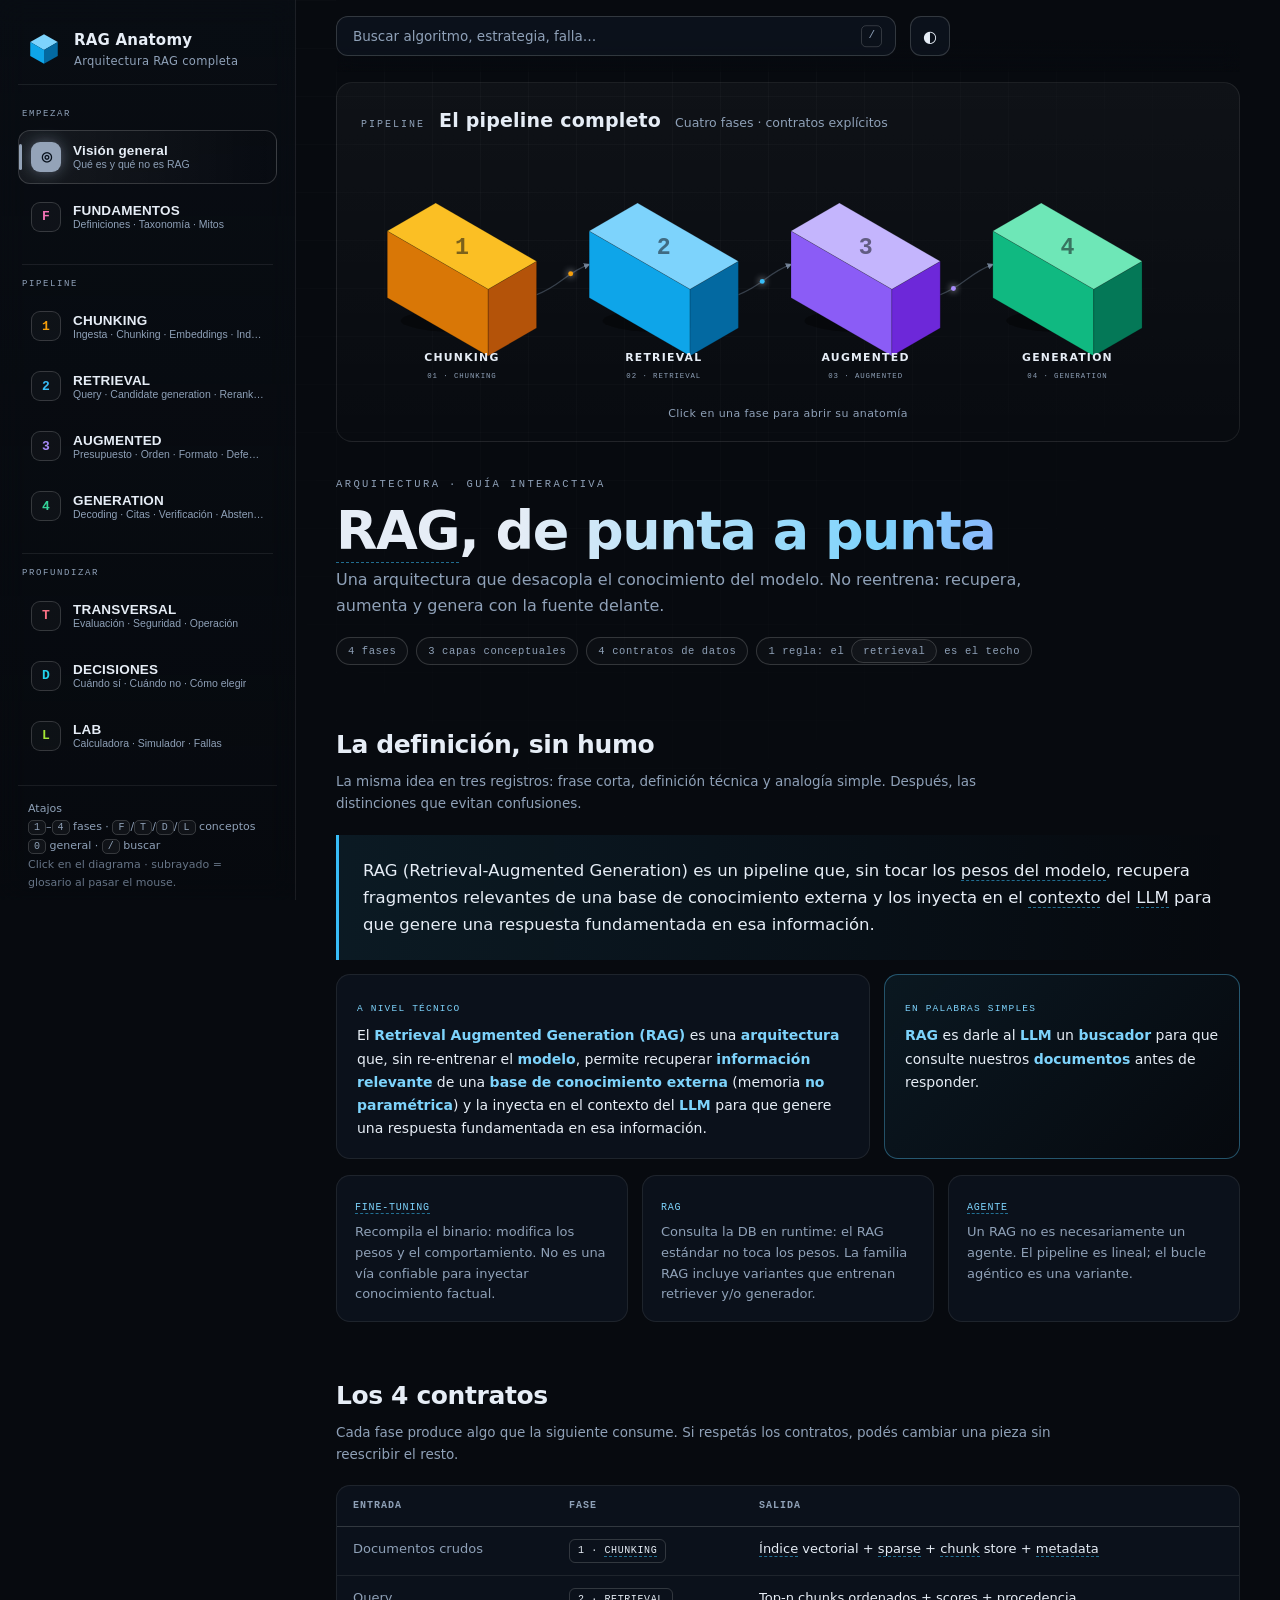
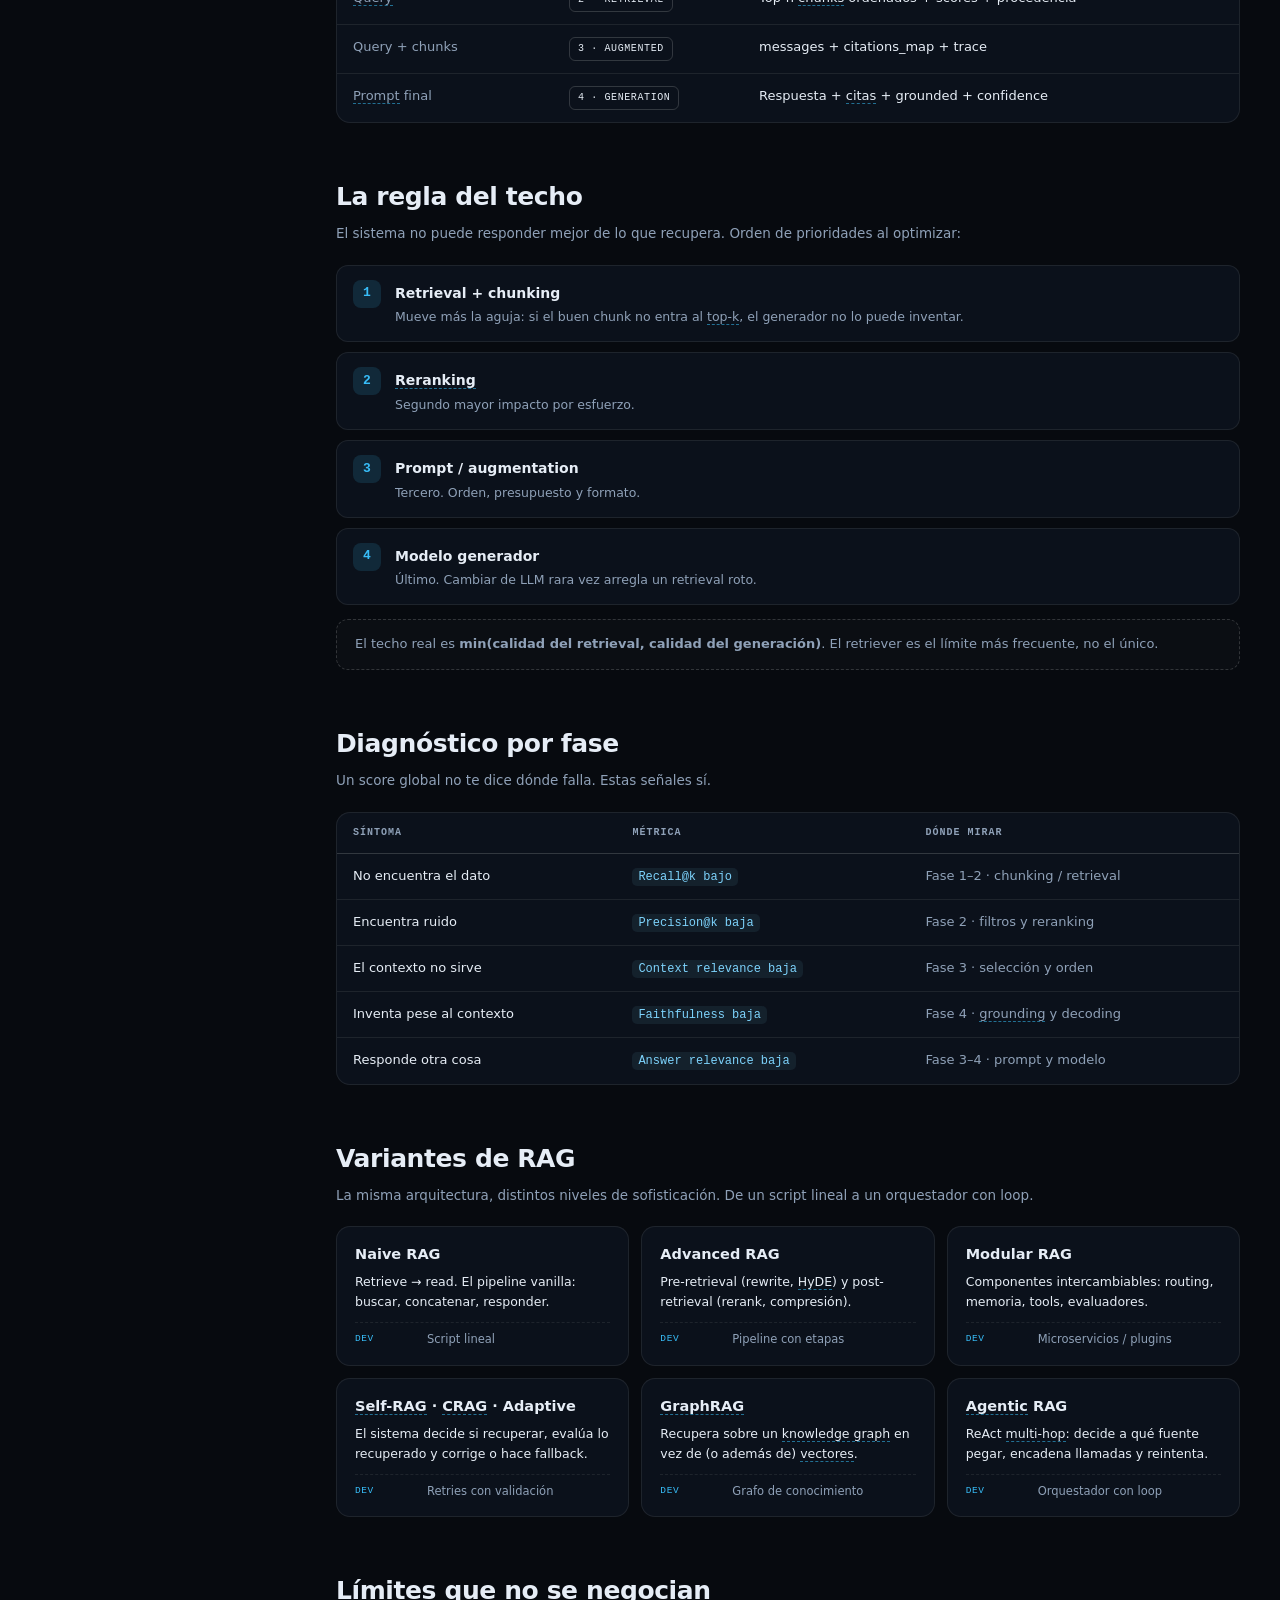
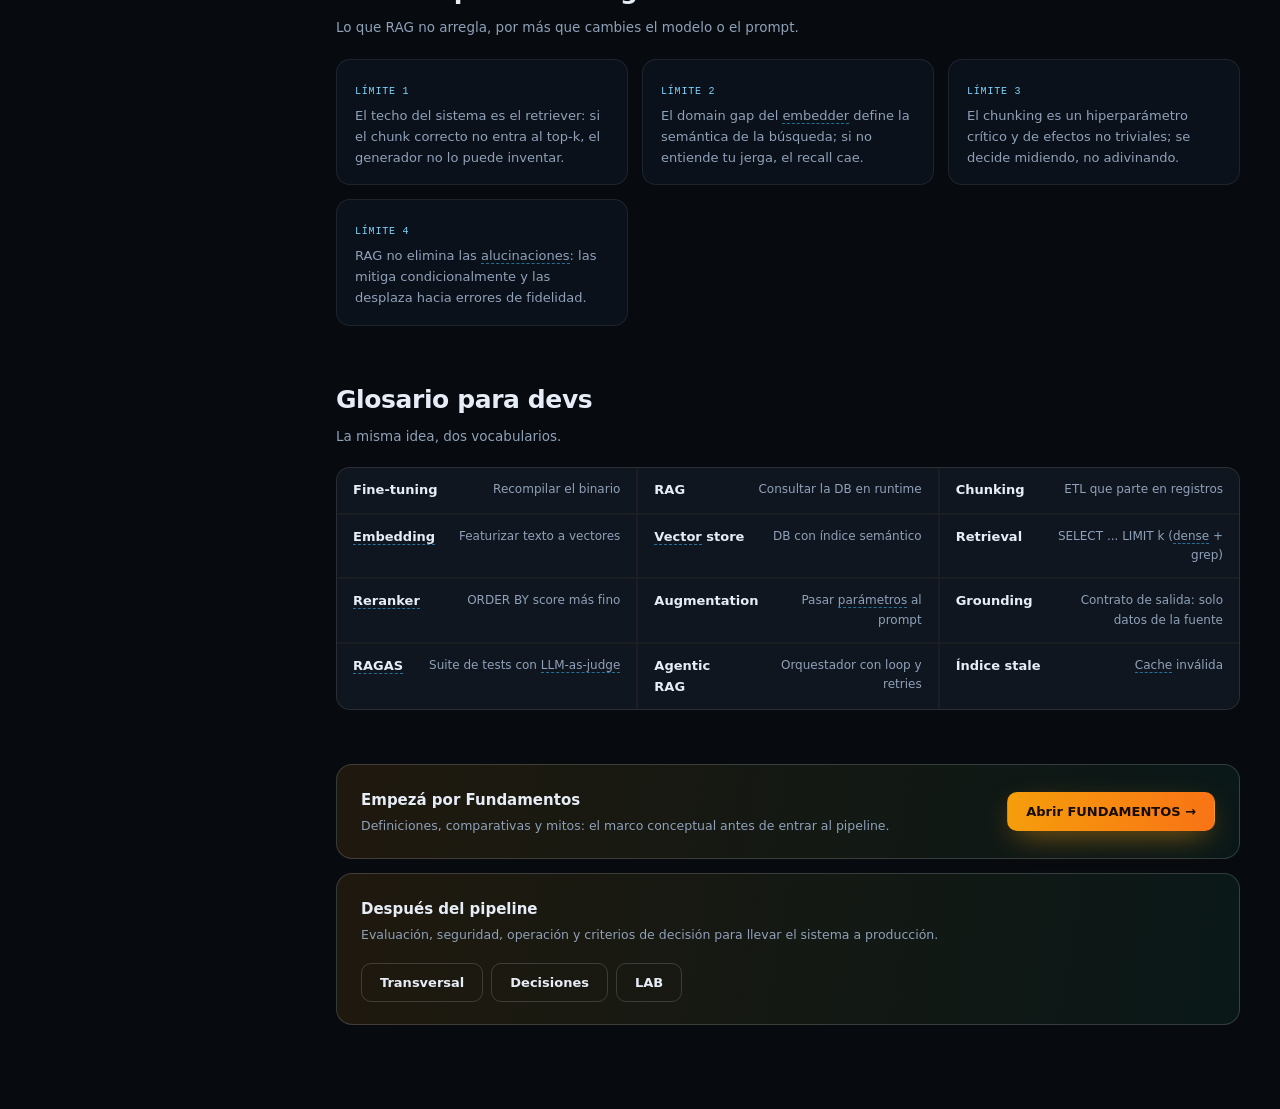
<file: index.html>
<!doctype html>
<html lang="es" data-theme="dark">
<head>
  <meta charset="utf-8" />
  <meta name="viewport" content="width=device-width, initial-scale=1" />
  <title>RAG Anatomy · Arquitectura de un sistema RAG</title>
  <meta name="description" content="Guía interactiva de las 4 fases de una arquitectura RAG: chunking, retrieval, augmentation y generation. Componentes, estrategias, algoritmos, fallas y métricas." />
  <link rel="icon" href="data:image/svg+xml,%3Csvg xmlns='http://www.w3.org/2000/svg' viewBox='0 0 34 34'%3E%3Cpolygon points='17,3 30,10.5 17,18 4,10.5' fill='%237dd3fc'/%3E%3Cpolygon points='4,10.5 17,18 17,31 4,23.5' fill='%230ea5e9'/%3E%3Cpolygon points='30,10.5 17,18 17,31 30,23.5' fill='%230369a1'/%3E%3C/svg%3E" />
  <link rel="stylesheet" href="vendor/katex/katex.min.css?v=18" />
  <link rel="stylesheet" href="styles.css?v=18" />
</head>
<body>
  <div class="app">
    <aside class="sidebar">
      <div class="brand">
        <svg width="36" height="36" viewBox="0 0 34 34" fill="none" aria-hidden="true">
          <polygon points="17,3 30,10.5 17,18 4,10.5" fill="#7dd3fc" />
          <polygon points="4,10.5 17,18 17,31 4,23.5" fill="#0ea5e9" />
          <polygon points="30,10.5 17,18 17,31 30,23.5" fill="#0369a1" />
        </svg>
        <div>
          <strong>RAG Anatomy</strong>
          <span>Arquitectura RAG completa</span>
        </div>
      </div>

      <nav id="nav" aria-label="Fases del pipeline"></nav>

      <div class="side-foot">
        Atajos<br />
        <kbd>1</kbd>–<kbd>4</kbd> fases · <kbd>F</kbd>/<kbd>T</kbd>/<kbd>D</kbd>/<kbd>L</kbd> conceptos<br />
        <kbd>0</kbd> general · <kbd>/</kbd> buscar<br />
        <span style="opacity:.7">Click en el diagrama · subrayado = glosario al pasar el mouse.</span>
      </div>
    </aside>

    <main class="main">
      <header class="topbar">
        <div class="search-wrap">
          <input
            id="search"
            type="search"
            placeholder="Buscar algoritmo, estrategia, falla…"
            autocomplete="off"
            aria-label="Buscar en el contenido"
          />
          <div id="results" class="results" role="listbox"></div>
        </div>
        <button id="theme" class="icon-btn" title="Cambiar tema" aria-label="Cambiar tema">◐</button>
      </header>

      <section class="stage" aria-label="Diagrama del pipeline">
        <div class="stage-head">
          <span class="eyebrow">PIPELINE</span>
          <h1 id="stage-title">El pipeline completo</h1>
          <p class="stage-sub" id="stage-sub">Cuatro fases · contratos explícitos</p>
        </div>
        <div id="diagram"></div>
      </section>

      <article id="content"></article>
    </main>
  </div>

  <div id="term-tip" role="tooltip" aria-live="polite"></div>

  <script src="vendor/katex/katex.min.js?v=18"></script>
  <script src="vendor/katex/contrib/auto-render.min.js?v=18"></script>
  <script src="data.js?v=18"></script>
  <script src="chunking-deep.js?v=18"></script>
  <script src="pages.js?v=18"></script>
  <script src="lab.js?v=18"></script>
  <script src="terms.js?v=18"></script>
  <script src="app.js?v=18"></script>
</body>
</html>
</file>
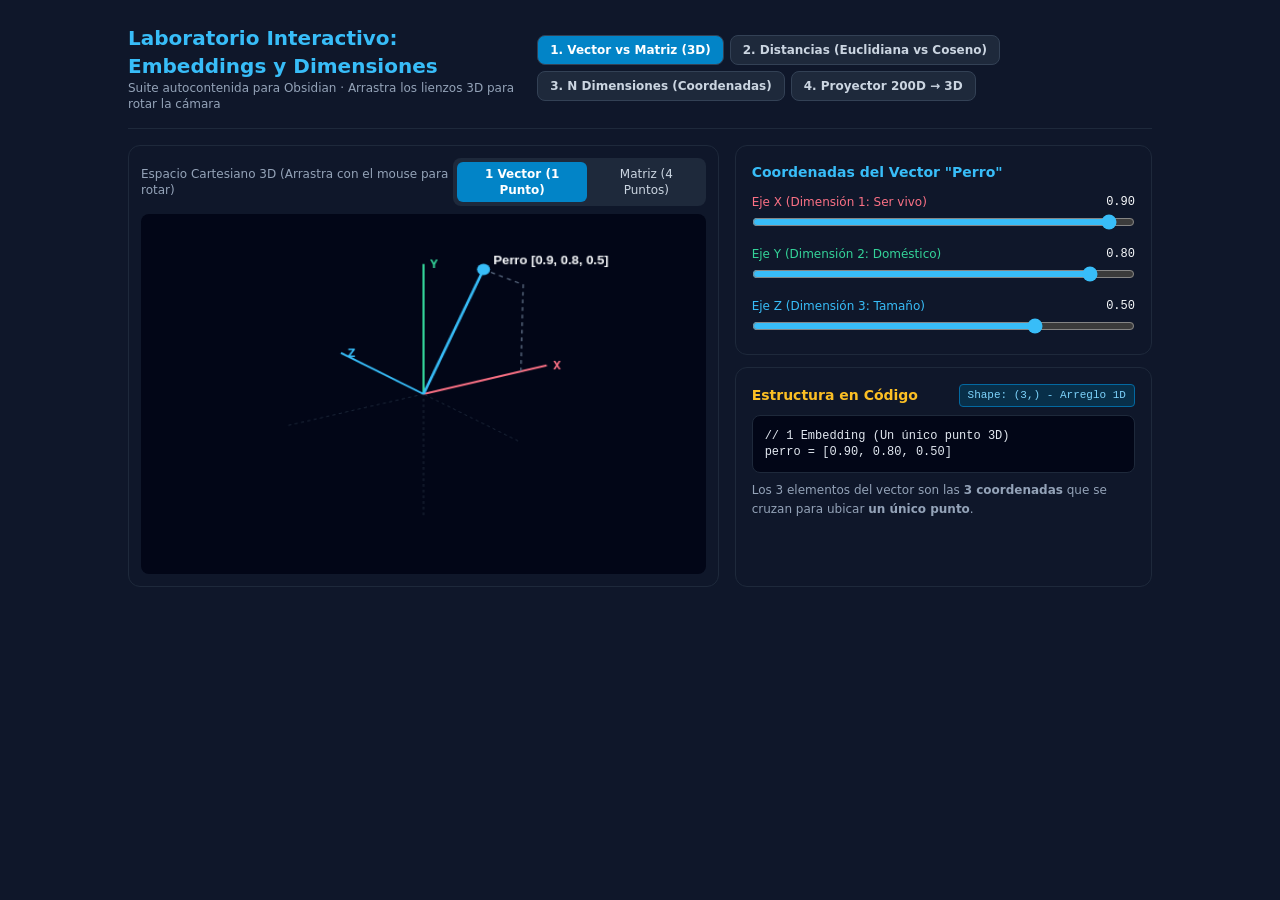
<file: simuladores/simulador-espacio-vectorial.html>
<!DOCTYPE html>
<html lang="es">
<head>
  <meta charset="UTF-8" />
  <meta name="viewport" content="width=device-width, initial-scale=1.0" />
  <title>Laboratorio Interactivo de Embeddings</title>
  <script src="tailwind.js"></script>
  <style>
    body {
      background-color: #0f172a;
      color: #f8fafc;
      font-family: ui-sans-serif, system-ui, -apple-system, BlinkMacSystemFont, "Segoe UI", Roboto, sans-serif;
    }
    input[type="range"] {
      accent-color: #38bdf8;
    }
    .tab-active {
      background-color: #0284c7;
      color: #ffffff;
      border-color: #38bdf8;
    }
    canvas {
      touch-action: none;
    }
  </style>
</head>
<body class="p-4 md:p-6 select-none">

  <!-- Encabezado y Navegación por Pestañas -->
  <div class="max-w-5xl mx-auto">
    <div class="flex flex-col md:flex-row md:items-center justify-between gap-3 pb-4 border-b border-slate-800">
      <div>
        <h1 class="text-lg md:text-xl font-bold text-sky-400">Laboratorio Interactivo: Embeddings y Dimensiones</h1>
        <p class="text-xs text-slate-400">Suite autocontenida para Obsidian · Arrastra los lienzos 3D para rotar la cámara</p>
      </div>
      <div class="flex flex-wrap gap-1.5" id="tabs">
        <button onclick="switchTab(1)" id="tab-btn-1" class="tab-active px-3 py-1.5 text-xs font-semibold rounded-lg border border-slate-700 transition">1. Vector vs Matriz (3D)</button>
        <button onclick="switchTab(2)" id="tab-btn-2" class="bg-slate-800 text-slate-300 px-3 py-1.5 text-xs font-semibold rounded-lg border border-slate-700 transition">2. Distancias (Euclidiana vs Coseno)</button>
        <button onclick="switchTab(3)" id="tab-btn-3" class="bg-slate-800 text-slate-300 px-3 py-1.5 text-xs font-semibold rounded-lg border border-slate-700 transition">3. N Dimensiones (Coordenadas)</button>
        <button onclick="switchTab(4)" id="tab-btn-4" class="bg-slate-800 text-slate-300 px-3 py-1.5 text-xs font-semibold rounded-lg border border-slate-700 transition">4. Proyector 200D → 3D</button>
      </div>
    </div>

    <!-- PESTAÑA 1: VECTOR VS MATRIZ 3D -->
    <div id="tab-1" class="mt-4 grid grid-cols-1 lg:grid-cols-12 gap-4">
      <div class="lg:col-span-7 bg-slate-900 border border-slate-800 rounded-xl p-3 flex flex-col items-center">
        <div class="w-full flex justify-between items-center mb-2">
          <span class="text-xs font-medium text-slate-400">Espacio Cartesiano 3D (Arrastra con el mouse para rotar)</span>
          <div class="flex gap-1 bg-slate-800 p-1 rounded-lg">
            <button id="mode-vec" onclick="setModeTab1('vector')" class="px-2.5 py-1 text-xs rounded-md bg-sky-600 text-white font-semibold">1 Vector (1 Punto)</button>
            <button id="mode-mat" onclick="setModeTab1('matrix')" class="px-2.5 py-1 text-xs rounded-md text-slate-300">Matriz (4 Puntos)</button>
          </div>
        </div>
        <canvas id="canvas-tab1" width="520" height="380" class="w-full h-[360px] bg-slate-950 rounded-lg cursor-grab"></canvas>
      </div>

      <div class="lg:col-span-5 flex flex-col gap-3">
        <div class="bg-slate-900 border border-slate-800 rounded-xl p-4">
          <h3 class="text-sm font-semibold text-sky-400 mb-3">Coordenadas del Vector "Perro"</h3>
          <div class="space-y-3 text-xs">
            <div>
              <div class="flex justify-between mb-1"><span class="text-rose-400 font-medium">Eje X (Dimensión 1: Ser vivo)</span><span id="val-x" class="font-mono">0.90</span></div>
              <input id="slider-x" type="range" min="-1" max="1" step="0.05" value="0.90" oninput="updateTab1()" class="w-full">
            </div>
            <div>
              <div class="flex justify-between mb-1"><span class="text-emerald-400 font-medium">Eje Y (Dimensión 2: Doméstico)</span><span id="val-y" class="font-mono">0.80</span></div>
              <input id="slider-y" type="range" min="-1" max="1" step="0.05" value="0.80" oninput="updateTab1()" class="w-full">
            </div>
            <div>
              <div class="flex justify-between mb-1"><span class="text-sky-400 font-medium">Eje Z (Dimensión 3: Tamaño)</span><span id="val-z" class="font-mono">0.50</span></div>
              <input id="slider-z" type="range" min="-1" max="1" step="0.05" value="0.50" oninput="updateTab1()" class="w-full">
            </div>
          </div>
        </div>

        <div class="bg-slate-900 border border-slate-800 rounded-xl p-4 flex-1">
          <div class="flex justify-between items-center mb-2">
            <h3 class="text-sm font-semibold text-amber-400">Estructura en Código</h3>
            <span id="shape-badge" class="px-2 py-0.5 text-[11px] font-mono bg-sky-950 text-sky-300 border border-sky-700 rounded">Shape: (3,) - 1D</span>
          </div>
          <pre id="code-box-tab1" class="text-xs font-mono bg-slate-950 p-3 rounded-lg border border-slate-800 text-slate-200 overflow-x-auto"></pre>
          <p id="desc-tab1" class="text-xs text-slate-400 mt-2 leading-relaxed">
            Los 3 números son las 3 coordenadas necesarias para ubicar <strong>un único punto</strong> en el espacio.
          </p>
        </div>
      </div>
    </div>

    <!-- PESTAÑA 2: DISTANCIA EUCLIDIANA VS COSENO -->
    <div id="tab-2" class="hidden mt-4 grid grid-cols-1 lg:grid-cols-12 gap-4">
      <div class="lg:col-span-7 bg-slate-900 border border-slate-800 rounded-xl p-3">
        <div class="flex flex-wrap justify-between items-center gap-2 mb-2">
          <span class="text-xs text-slate-400">Comparación geométrica en 3D</span>
          <div class="flex gap-1 bg-slate-800 p-1 rounded-lg">
            <button id="pair-ab" onclick="setPairTab2('AB')" class="px-2.5 py-1 text-xs rounded-md bg-sky-600 text-white font-semibold">VectorA vs VectorB (Cercanos)</button>
            <button id="pair-ac" onclick="setPairTab2('AC')" class="px-2.5 py-1 text-xs rounded-md text-slate-300">VectorA vs VectorC (Lejanos)</button>
          </div>
        </div>
        <canvas id="canvas-tab2" width="520" height="380" class="w-full h-[360px] bg-slate-950 rounded-lg cursor-grab"></canvas>
      </div>

      <div class="lg:col-span-5 flex flex-col gap-3">
        <div class="grid grid-cols-2 gap-2">
          <div class="bg-slate-900 border border-slate-800 rounded-xl p-3">
            <span class="text-[11px] text-amber-400 font-semibold uppercase">Distancia Euclidiana (L2)</span>
            <div id="metric-euc" class="text-2xl font-bold font-mono text-white mt-1">0.094</div>
            <span class="text-[11px] text-slate-400">Línea recta entre puntas (0 = idénticos)</span>
          </div>
          <div class="bg-slate-900 border border-slate-800 rounded-xl p-3">
            <span class="text-[11px] text-emerald-400 font-semibold uppercase">Similitud del Coseno</span>
            <div id="metric-cos" class="text-2xl font-bold font-mono text-white mt-1">0.9998</div>
            <span id="metric-ang" class="text-[11px] text-slate-400">Ángulo: 1.1° (1 = misma dirección)</span>
          </div>
        </div>

        <div class="bg-slate-900 border border-slate-800 rounded-xl p-4 space-y-2.5 text-xs">
          <div class="flex justify-between items-center">
            <span class="font-semibold text-sky-400">Vector A (Fijo): <code class="text-slate-200">[0.13, 0.25, 0.99]</code></span>
          </div>
          <hr class="border-slate-800">
          <div id="label-comp-vec" class="font-semibold text-emerald-400">Ajustar Vector Comparado:</div>
          <div>
            <div class="flex justify-between"><span class="text-slate-400">Coordenada X₁</span><span id="t2-val-x" class="font-mono">0.11</span></div>
            <input id="t2-x" type="range" min="-3" max="1.5" step="0.01" value="0.11" oninput="updateTab2()" class="w-full">
          </div>
          <div>
            <div class="flex justify-between"><span class="text-slate-400">Coordenada X₂</span><span id="t2-val-y" class="font-mono">0.23</span></div>
            <input id="t2-y" type="range" min="-1.5" max="1.5" step="0.01" value="0.23" oninput="updateTab2()" class="w-full">
          </div>
          <div>
            <div class="flex justify-between"><span class="text-slate-400">Coordenada X₃</span><span id="t2-val-z" class="font-mono">0.90</span></div>
            <input id="t2-z" type="range" min="-1.5" max="1.5" step="0.01" value="0.90" oninput="updateTab2()" class="w-full">
          </div>
          <pre id="formula-breakdown" class="text-[11px] font-mono bg-slate-950 p-2.5 rounded border border-slate-800 text-slate-300 overflow-x-auto"></pre>
        </div>
      </div>
    </div>

    <!-- PESTAÑA 3: N DIMENSIONES (COORDENADAS PARALELAS) -->
    <div id="tab-3" class="hidden mt-4 space-y-4">
      <div class="bg-slate-900 border border-slate-800 rounded-xl p-4">
        <div class="flex flex-col md:flex-row justify-between md:items-center gap-3 mb-3">
          <div>
            <h3 class="text-sm font-semibold text-sky-400">Visualizador de Coordenadas Paralelas ($x_1, x_2, \dots, x_N$)</h3>
            <p class="text-xs text-slate-400">Cuando superamos 3 dimensiones, ponemos los ejes verticales en paralelo. Cada línea completa sigue siendo 1 solo punto.</p>
          </div>
          <div class="flex items-center gap-3 bg-slate-950 px-3 py-2 rounded-lg border border-slate-800">
            <span class="text-xs font-medium text-slate-300">Dimensiones activas ($N$): <strong id="nd-count" class="text-sky-400 font-mono">8D</strong></span>
            <input id="nd-slider" type="range" min="2" max="10" step="1" value="8" oninput="updateTab3()" class="w-28">
          </div>
        </div>
        <canvas id="canvas-tab3" width="920" height="300" class="w-full h-[280px] bg-slate-950 rounded-lg"></canvas>
        <div class="flex flex-wrap justify-between items-center gap-4 mt-3 text-xs">
          <div class="flex gap-4">
            <span class="flex items-center gap-1.5"><span class="w-3 h-3 rounded-full bg-sky-400 inline-block"></span> <strong>Perro</strong> (Vector A)</span>
            <span class="flex items-center gap-1.5"><span class="w-3 h-3 rounded-full bg-emerald-400 inline-block"></span> <strong>Gato</strong> (Vector B - Cercano)</span>
            <span class="flex items-center gap-1.5"><span class="w-3 h-3 rounded-full bg-rose-400 inline-block"></span> <strong>Automóvil</strong> (Vector C - Lejano)</span>
          </div>
          <div id="nd-metrics" class="font-mono text-slate-300 bg-slate-950 px-3 py-1.5 rounded border border-slate-800"></div>
        </div>
      </div>
    </div>

    <!-- PESTAÑA 4: PROYECTOR 200D A 3D -->
    <div id="tab-4" class="hidden mt-4 grid grid-cols-1 lg:grid-cols-12 gap-4">
      <div class="lg:col-span-7 bg-slate-900 border border-slate-800 rounded-xl p-3">
        <div class="flex flex-wrap justify-between items-center gap-2 mb-2">
          <span class="text-xs text-slate-400">Simulador TensorFlow Projector (200D comprimidos a 3D)</span>
          <div class="flex gap-1 bg-slate-800 p-1 rounded-lg">
            <button id="alg-pca" onclick="setAlgTab4('PCA')" class="px-2.5 py-1 text-xs rounded-md bg-sky-600 text-white font-semibold">PCA (Lineal)</button>
            <button id="alg-tsne" onclick="setAlgTab4('TSNE')" class="px-2.5 py-1 text-xs rounded-md text-slate-300">t-SNE (Vecinos)</button>
            <button id="alg-umap" onclick="setAlgTab4('UMAP')" class="px-2.5 py-1 text-xs rounded-md text-slate-300">UMAP (Global)</button>
          </div>
        </div>
        <canvas id="canvas-tab4" width="520" height="380" class="w-full h-[360px] bg-slate-950 rounded-lg cursor-grab"></canvas>
      </div>

      <div class="lg:col-span-5 flex flex-col gap-3">
        <div class="bg-slate-900 border border-slate-800 rounded-xl p-4 space-y-3 text-xs">
          <div class="flex justify-between items-center">
            <span class="font-semibold text-sky-400 uppercase">Cómo funciona la proyección</span>
            <span id="alg-badge" class="px-2 py-0.5 bg-amber-950 text-amber-300 border border-amber-700 rounded font-mono">Varianza: ~21%</span>
          </div>
          <p id="alg-desc" class="text-slate-300 leading-relaxed">
            <strong>PCA</strong> toma los 200 ejes originales y busca los 3 ángulos con mayor dispersión. Es como sacar una foto plana: rápida, pero mezcla algunos grupos.
          </p>
          <div class="bg-slate-950 p-3 rounded-lg border border-slate-800 space-y-2">
            <div class="text-slate-400 font-semibold">Palabra inspeccionada: <span class="text-white font-mono">"computer"</span></div>
            <div>
              <span class="text-[11px] text-slate-400">Vector Real en Memoria (200 Dimensiones):</span>
              <div class="font-mono text-[11px] text-sky-300 bg-slate-900 p-1.5 rounded mt-0.5 truncate">
                [0.14, -0.82, 0.41, 0.09, -0.33, 0.77, 0.12, -0.51, ... +192 coords]
              </div>
            </div>
            <div>
              <span class="text-[11px] text-slate-400">Sombra Proyectada en Pantalla (3 Coordenadas Sintéticas):</span>
              <div id="proj-coords" class="font-mono text-xs text-emerald-400 bg-slate-900 p-1.5 rounded mt-0.5">
                X (PC1): -0.62 | Y (PC2): 0.48 | Z (PC3): 0.31
              </div>
            </div>
          </div>
          <div class="flex gap-3 pt-1">
            <span class="flex items-center gap-1"><span class="w-2.5 h-2.5 rounded-full bg-sky-400 inline-block"></span> Tecnología</span>
            <span class="flex items-center gap-1"><span class="w-2.5 h-2.5 rounded-full bg-emerald-400 inline-block"></span> Animales</span>
            <span class="flex items-center gap-1"><span class="w-2.5 h-2.5 rounded-full bg-amber-400 inline-block"></span> Países</span>
          </div>
        </div>
      </div>
    </div>

  </div>

  <script>
    // --- UTILIDADES DE PROYECCIÓN 3D EN CANVAS 2D ---
    function createOrbitState(rotX = -0.35, rotY = 0.65) {
      return { rotX, rotY, dragging: false, lastX: 0, lastY: 0 };
    }

    function attachOrbit(canvas, state, onRender) {
      canvas.addEventListener('pointerdown', (e) => {
        state.dragging = true;
        state.lastX = e.clientX;
        state.lastY = e.clientY;
        canvas.setPointerCapture(e.pointerId);
      });
      canvas.addEventListener('pointermove', (e) => {
        if (!state.dragging) return;
        const dx = e.clientX - state.lastX;
        const dy = e.clientY - state.lastY;
        state.rotY += dx * 0.008;
        state.rotX = Math.max(-1.4, Math.min(1.4, state.rotX + dy * 0.008));
        state.lastX = e.clientX;
        state.lastY = e.clientY;
        onRender();
      });
      canvas.addEventListener('pointerup', () => { state.dragging = false; });
    }

    function project3D(x, y, z, w, h, scale, orbit) {
      // Rotación Y
      const cosY = Math.cos(orbit.rotY), sinY = Math.sin(orbit.rotY);
      const x1 = x * cosY - z * sinY;
      const z1 = z * cosY + x * sinY;
      // Rotación X
      const cosX = Math.cos(orbit.rotX), sinX = Math.sin(orbit.rotX);
      const y2 = y * cosX - z1 * sinX;
      const z2 = z1 * cosX + y * sinX;
      const fov = 4.5 / (4.5 + z2 * 0.35);
      return {
        px: w / 2 + x1 * scale * fov,
        py: h / 2 - y2 * scale * fov,
        depth: z2
      };
    }

    function drawAxes(ctx, w, h, scale, orbit, maxVal = 1.2) {
      const origin = project3D(0, 0, 0, w, h, scale, orbit);
      const axes = [
        { x: maxVal, y: 0, z: 0, color: '#fb7185', label: 'X' },
        { x: 0, y: maxVal, z: 0, color: '#34d399', label: 'Y' },
        { x: 0, y: 0, z: maxVal, color: '#38bdf8', label: 'Z' }
      ];
      axes.forEach(a => {
        const neg = project3D(-a.x, -a.y, -a.z, w, h, scale, orbit);
        const pos = project3D(a.x, a.y, a.z, w, h, scale, orbit);
        ctx.save();
        ctx.strokeStyle = '#1e293b';
        ctx.lineWidth = 1;
        ctx.setLineDash([3, 3]);
        ctx.beginPath(); ctx.moveTo(neg.px, neg.py); ctx.lineTo(origin.px, origin.py); ctx.stroke();
        ctx.restore();

        ctx.strokeStyle = a.color;
        ctx.lineWidth = 2;
        ctx.beginPath(); ctx.moveTo(origin.px, origin.py); ctx.lineTo(pos.px, pos.py); ctx.stroke();
        ctx.fillStyle = a.color;
        ctx.font = 'bold 12px monospace';
        ctx.fillText(a.label, pos.px + 6, pos.py + 4);
      });
    }

    // --- PESTAÑA 1: VECTOR VS MATRIZ ---
    let tab1Mode = 'vector';
    const orbit1 = createOrbitState(-0.4, 0.6);
    const canvas1 = document.getElementById('canvas-tab1');
    attachOrbit(canvas1, orbit1, renderTab1);

    function setModeTab1(mode) {
      tab1Mode = mode;
      document.getElementById('mode-vec').className = mode === 'vector'
        ? 'px-2.5 py-1 text-xs rounded-md bg-sky-600 text-white font-semibold'
        : 'px-2.5 py-1 text-xs rounded-md text-slate-300';
      document.getElementById('mode-mat').className = mode === 'matrix'
        ? 'px-2.5 py-1 text-xs rounded-md bg-sky-600 text-white font-semibold'
        : 'px-2.5 py-1 text-xs rounded-md text-slate-300';
      updateTab1();
    }

    function updateTab1() {
      const x = parseFloat(document.getElementById('slider-x').value);
      const y = parseFloat(document.getElementById('slider-y').value);
      const z = parseFloat(document.getElementById('slider-z').value);
      document.getElementById('val-x').textContent = x.toFixed(2);
      document.getElementById('val-y').textContent = y.toFixed(2);
      document.getElementById('val-z').textContent = z.toFixed(2);

      const codeBox = document.getElementById('code-box-tab1');
      const badge = document.getElementById('shape-badge');
      const desc = document.getElementById('desc-tab1');

      if (tab1Mode === 'vector') {
        badge.textContent = 'Shape: (3,) - Arreglo 1D';
        codeBox.textContent = `// 1 Embedding (Un único punto 3D)\nperro = [${x.toFixed(2)}, ${y.toFixed(2)}, ${z.toFixed(2)}]`;
        desc.innerHTML = 'Los 3 elementos del vector son las <strong>3 coordenadas</strong> que se cruzan para ubicar <strong>un único punto</strong>.';
      } else {
        badge.textContent = 'Shape: (4, 3) - Matriz 2D';
        codeBox.textContent = `// Matriz = Lote de 4 Vectores (4 Puntos)\nmatriz = [\n  [${x.toFixed(2)}, ${y.toFixed(2)}, ${z.toFixed(2)}], // Perro\n  [0.90, 0.15, 0.75], // Lobo\n  [0.85, 0.85, 0.20], // Gato\n  [-0.80, -0.60, 0.80] // Auto\n]`;
        desc.innerHTML = 'Al agrupar 4 vectores individuales en una lista, obtenemos una <strong>Matriz de 4 filas × 3 columnas</strong> (4 puntos en el espacio).';
      }
      renderTab1();
    }

    function renderTab1() {
      const ctx = canvas1.getContext('2d');
      const w = canvas1.width, h = canvas1.height, scale = 125;
      ctx.clearRect(0, 0, w, h);
      drawAxes(ctx, w, h, scale, orbit1, 1.15);

      const x = parseFloat(document.getElementById('slider-x').value);
      const y = parseFloat(document.getElementById('slider-y').value);
      const z = parseFloat(document.getElementById('slider-z').value);

      const origin = project3D(0, 0, 0, w, h, scale, orbit1);
      const pXY = project3D(x, y, 0, w, h, scale, orbit1);
      const pX = project3D(x, 0, 0, w, h, scale, orbit1);
      const pMain = project3D(x, y, z, w, h, scale, orbit1);

      // Líneas guía de coordenadas
      ctx.save();
      ctx.setLineDash([4, 4]);
      ctx.strokeStyle = '#64748b';
      ctx.lineWidth = 1.2;
      ctx.beginPath();
      ctx.moveTo(pX.px, pX.py); ctx.lineTo(pXY.px, pXY.py);
      ctx.lineTo(pMain.px, pMain.py);
      ctx.stroke();
      ctx.restore();

      const points = [{ x, y, z, label: 'Perro', color: '#38bdf8' }];
      if (tab1Mode === 'matrix') {
        points.push(
          { x: 0.90, y: 0.15, z: 0.75, label: 'Lobo', color: '#a78bfa' },
          { x: 0.85, y: 0.85, z: 0.20, label: 'Gato', color: '#34d399' },
          { x: -0.80, y: -0.60, z: 0.80, label: 'Auto', color: '#fb7185' }
        );
      }

      points.forEach(pt => {
        const proj = project3D(pt.x, pt.y, pt.z, w, h, scale, orbit1);
        ctx.strokeStyle = pt.color;
        ctx.lineWidth = 2.5;
        ctx.beginPath(); ctx.moveTo(origin.px, origin.py); ctx.lineTo(proj.px, proj.py); ctx.stroke();

        ctx.fillStyle = pt.color;
        ctx.beginPath(); ctx.arc(proj.px, proj.py, 6, 0, Math.PI * 2); ctx.fill();
        ctx.fillStyle = '#f8fafc';
        ctx.font = 'bold 12px sans-serif';
        ctx.fillText(`${pt.label} [${pt.x.toFixed(1)}, ${pt.y.toFixed(1)}, ${pt.z.toFixed(1)}]`, proj.px + 9, proj.py - 6);
      });
    }

    // --- PESTAÑA 2: DISTANCIAS ---
    const orbit2 = createOrbitState(-0.3, 0.55);
    const canvas2 = document.getElementById('canvas-tab2');
    attachOrbit(canvas2, orbit2, renderTab2);

    function setPairTab2(pair) {
      document.getElementById('pair-ab').className = pair === 'AB'
        ? 'px-2.5 py-1 text-xs rounded-md bg-sky-600 text-white font-semibold'
        : 'px-2.5 py-1 text-xs rounded-md text-slate-300';
      document.getElementById('pair-ac').className = pair === 'AC'
        ? 'px-2.5 py-1 text-xs rounded-md bg-sky-600 text-white font-semibold'
        : 'px-2.5 py-1 text-xs rounded-md text-slate-300';

      if (pair === 'AB') {
        document.getElementById('t2-x').value = 0.11;
        document.getElementById('t2-y').value = 0.23;
        document.getElementById('t2-z').value = 0.90;
        document.getElementById('label-comp-vec').textContent = 'Ajustar Vector B (Cercano):';
      } else {
        document.getElementById('t2-x').value = -3.00;
        document.getElementById('t2-y').value = 0.10;
        document.getElementById('t2-z').value = 1.00;
        document.getElementById('label-comp-vec').textContent = 'Ajustar Vector C (Lejano):';
      }
      updateTab2();
    }

    function updateTab2() {
      const ax = 0.13, ay = 0.25, az = 0.99;
      const bx = parseFloat(document.getElementById('t2-x').value);
      const by = parseFloat(document.getElementById('t2-y').value);
      const bz = parseFloat(document.getElementById('t2-z').value);

      document.getElementById('t2-val-x').textContent = bx.toFixed(2);
      document.getElementById('t2-val-y').textContent = by.toFixed(2);
      document.getElementById('t2-val-z').textContent = bz.toFixed(2);

      const euc = Math.hypot(ax - bx, ay - by, az - bz);
      const dot = ax * bx + ay * by + az * bz;
      const magA = Math.hypot(ax, ay, az);
      const magB = Math.hypot(bx, by, bz) || 1e-6;
      const cos = Math.max(-1, Math.min(1, dot / (magA * magB)));
      const deg = (Math.acos(cos) * 180) / Math.PI;

      document.getElementById('metric-euc').textContent = euc.toFixed(3);
      document.getElementById('metric-cos').textContent = cos.toFixed(4);
      document.getElementById('metric-ang').textContent = `Ángulo entre flechas: ${deg.toFixed(1)}°`;
      document.getElementById('formula-breakdown').textContent =
        `Producto Punto (A·B) = ${dot.toFixed(3)}\n` +
        `Euclidiana = √((${ax}-${bx.toFixed(2)})² + (${ay}-${by.toFixed(2)})² + (${az}-${bz.toFixed(2)})²) = ${euc.toFixed(3)}`;

      renderTab2();
    }

    function renderTab2() {
      const ctx = canvas2.getContext('2d');
      const w = canvas2.width, h = canvas2.height, scale = 85;
      ctx.clearRect(0, 0, w, h);
      drawAxes(ctx, w, h, scale, orbit2, 1.5);

      const A = { x: 0.13, y: 0.25, z: 0.99 };
      const B = {
        x: parseFloat(document.getElementById('t2-x').value),
        y: parseFloat(document.getElementById('t2-y').value),
        z: parseFloat(document.getElementById('t2-z').value)
      };

      const pO = project3D(0, 0, 0, w, h, scale, orbit2);
      const pA = project3D(A.x, A.y, A.z, w, h, scale, orbit2);
      const pB = project3D(B.x, B.y, B.z, w, h, scale, orbit2);

      // Línea de Distancia Euclidiana
      ctx.save();
      ctx.setLineDash([5, 4]);
      ctx.strokeStyle = '#f59e0b';
      ctx.lineWidth = 2;
      ctx.beginPath(); ctx.moveTo(pA.px, pA.py); ctx.lineTo(pB.px, pB.py); ctx.stroke();
      ctx.restore();

      // Vector A
      ctx.strokeStyle = '#38bdf8'; ctx.lineWidth = 3;
      ctx.beginPath(); ctx.moveTo(pO.px, pO.py); ctx.lineTo(pA.px, pA.py); ctx.stroke();
      ctx.fillStyle = '#38bdf8'; ctx.beginPath(); ctx.arc(pA.px, pA.py, 6, 0, Math.PI * 2); ctx.fill();
      ctx.fillStyle = '#e2e8f0'; ctx.font = 'bold 12px sans-serif';
      ctx.fillText('Vector A', pA.px + 8, pA.py - 6);

      // Vector Comparado
      ctx.strokeStyle = '#34d399'; ctx.lineWidth = 3;
      ctx.beginPath(); ctx.moveTo(pO.px, pO.py); ctx.lineTo(pB.px, pB.py); ctx.stroke();
      ctx.fillStyle = '#34d399'; ctx.beginPath(); ctx.arc(pB.px, pB.py, 6, 0, Math.PI * 2); ctx.fill();
      ctx.fillStyle = '#e2e8f0';
      ctx.fillText(`Comparado [${B.x.toFixed(2)}, ${B.y.toFixed(2)}, ${B.z.toFixed(2)}]`, pB.px + 8, pB.py + 14);
    }

    // --- PESTAÑA 3: COORDENADAS PARALELAS ND ---
    const dimNames = ['x₁ Vivo', 'x₂ Domést.', 'x₃ Tamaño', 'x₄ Tecnol.', 'x₅ Veloc.', 'x₆ Acuát.', 'x₇ Pelaje', 'x₈ Metal', 'x₉ Voz', 'x₁₀ Autón.'];
    const vecPerro = [0.95, 0.90, 0.45, -0.80, 0.50, -0.70, 0.90, -0.95, 0.75, 0.85];
    const vecGato  = [0.95, 0.85, 0.25, -0.80, 0.60, -0.85, 0.92, -0.95, 0.50, 0.90];
    const vecAuto  = [-0.95, 0.10, 0.80, 0.95, 0.90, -0.90, -0.95, 0.95, 0.60, -0.40];

    function updateTab3() {
      const n = parseInt(document.getElementById('nd-slider').value, 10);
      document.getElementById('nd-count').textContent = `${n}D (${n} coordenadas)`;

      const canvas = document.getElementById('canvas-tab3');
      const ctx = canvas.getContext('2d');
      const w = canvas.width, h = canvas.height;
      ctx.clearRect(0, 0, w, h);

      const padX = 55, padY = 35;
      const usableW = w - padX * 2;
      const usableH = h - padY * 2;

      // Dibujar ejes verticales paralelos
      for (let i = 0; i < n; i++) {
        const x = padX + (usableW * i) / (n - 1);
        ctx.strokeStyle = '#334155';
        ctx.lineWidth = 1.5;
        ctx.beginPath(); ctx.moveTo(x, padY); ctx.lineTo(x, h - padY); ctx.stroke();

        ctx.fillStyle = '#94a3b8';
        ctx.font = '11px monospace';
        ctx.textAlign = 'center';
        ctx.fillText(dimNames[i], x, h - 10);
      }

      const drawProfile = (arr, color, width) => {
        ctx.strokeStyle = color;
        ctx.lineWidth = width;
        ctx.beginPath();
        for (let i = 0; i < n; i++) {
          const x = padX + (usableW * i) / (n - 1);
          const y = padY + ((1 - arr[i]) / 2) * usableH;
          if (i === 0) ctx.moveTo(x, y); else ctx.lineTo(x, y);
        }
        ctx.stroke();

        for (let i = 0; i < n; i++) {
          const x = padX + (usableW * i) / (n - 1);
          const y = padY + ((1 - arr[i]) / 2) * usableH;
          ctx.fillStyle = color;
          ctx.beginPath(); ctx.arc(x, y, 4, 0, Math.PI * 2); ctx.fill();
        }
      };

      drawProfile(vecAuto, '#fb7185', 2);
      drawProfile(vecGato, '#34d399', 2.5);
      drawProfile(vecPerro, '#38bdf8', 3);

      // Calcular distancias en N dimensiones
      let sumAB = 0, sumAC = 0;
      for (let i = 0; i < n; i++) {
        sumAB += Math.pow(vecPerro[i] - vecGato[i], 2);
        sumAC += Math.pow(vecPerro[i] - vecAuto[i], 2);
      }
      document.getElementById('nd-metrics').textContent =
        `En ${n}D → Distancia(Perro, Gato) = ${Math.sqrt(sumAB).toFixed(2)} | Distancia(Perro, Auto) = ${Math.sqrt(sumAC).toFixed(2)}`;
    }

    // --- PESTAÑA 4: PROYECTOR 200D A 3D ---
    let currentAlg = 'PCA';
    const orbit4 = createOrbitState(-0.35, 0.5);
    const canvas4 = document.getElementById('canvas-tab4');
    attachOrbit(canvas4, orbit4, renderTab4);

    const cloudData = [
      { word: 'computer', group: 'tech', pca: [-0.6, 0.5, 0.3], tsne: [-0.9, 0.8, 0.7], umap: [-0.8, 0.7, 0.5] },
      { word: 'software', group: 'tech', pca: [-0.4, 0.3, 0.1], tsne: [-0.85, 0.75, 0.65], umap: [-0.75, 0.65, 0.45] },
      { word: 'network',  group: 'tech', pca: [-0.2, 0.4, -0.2], tsne: [-0.95, 0.82, 0.6], umap: [-0.85, 0.72, 0.4] },
      { word: 'dog',      group: 'anim', pca: [0.2, 0.2, -0.1], tsne: [0.85, 0.75, -0.6], umap: [0.75, 0.65, -0.5] },
      { word: 'cat',      group: 'anim', pca: [0.3, 0.1, 0.2], tsne: [0.9, 0.7, -0.55], umap: [0.8, 0.6, -0.45] },
      { word: 'wolf',     group: 'anim', pca: [0.1, -0.1, -0.3], tsne: [0.8, 0.82, -0.65], umap: [0.7, 0.72, -0.55] },
      { word: 'argentina',group: 'pais', pca: [0.1, -0.5, 0.4], tsne: [0.1, -0.9, 0.8], umap: [0.1, -0.8, 0.7] },
      { word: 'brazil',   group: 'pais', pca: [-0.1, -0.4, 0.2], tsne: [0.18, -0.85, 0.75], umap: [0.15, -0.75, 0.65] },
      { word: 'japan',    group: 'pais', pca: [0.4, -0.3, 0.5], tsne: [0.05, -0.95, 0.85], umap: [0.05, -0.85, 0.75] }
    ];

    function setAlgTab4(alg) {
      currentAlg = alg;
      ['PCA', 'TSNE', 'UMAP'].forEach(a => {
        document.getElementById('alg-' + a.toLowerCase()).className = (a === alg)
          ? 'px-2.5 py-1 text-xs rounded-md bg-sky-600 text-white font-semibold'
          : 'px-2.5 py-1 text-xs rounded-md text-slate-300';
      });
      const badge = document.getElementById('alg-badge');
      const desc = document.getElementById('alg-desc');
      const coords = document.getElementById('proj-coords');

      if (alg === 'PCA') {
        badge.textContent = 'Varianza: ~21%';
        desc.innerHTML = '<strong>PCA</strong> proyecta una "sombra lineal" de las 200 dimensiones sobre 3 ejes. Es instantáneo, pero los grupos se ven más mezclados.';
        coords.textContent = 'X (PC1): -0.60 | Y (PC2): 0.50 | Z (PC3): 0.30';
      } else if (alg === 'TSNE') {
        badge.textContent = 'Vecindad Local';
        desc.innerHTML = '<strong>t-SNE</strong> calcula quién es vecino de quién en las 200 dimensiones reales y agrupa los clústeres de forma compacta en 3D.';
        coords.textContent = 'X (t-SNE1): -0.90 | Y (t-SNE2): 0.80 | Z (t-SNE3): 0.70';
      } else {
        badge.textContent = 'Topología Global';
        desc.innerHTML = '<strong>UMAP</strong> equilibra la agrupación de vecinos cercanos con las distancias globales entre categorías distintas.';
        coords.textContent = 'X (UMAP1): -0.80 | Y (UMAP2): 0.70 | Z (UMAP3): 0.50';
      }
      renderTab4();
    }

    function renderTab4() {
      const ctx = canvas4.getContext('2d');
      const w = canvas4.width, h = canvas4.height, scale = 120;
      ctx.clearRect(0, 0, w, h);
      drawAxes(ctx, w, h, scale, orbit4, 1.15);

      const colors = { tech: '#38bdf8', anim: '#34d399', pais: '#f59e0b' };
      cloudData.forEach(item => {
        const c = currentAlg === 'PCA' ? item.pca : (currentAlg === 'TSNE' ? item.tsne : item.umap);
        const p = project3D(c[0], c[1], c[2], w, h, scale, orbit4);
        ctx.fillStyle = colors[item.group];
        ctx.beginPath(); ctx.arc(p.px, p.py, 6, 0, Math.PI * 2); ctx.fill();
        ctx.fillStyle = '#f1f5f9';
        ctx.font = '12px monospace';
        ctx.fillText(item.word, p.px + 8, p.py + 4);
      });
    }

    // --- CAMBIO DE PESTAÑAS ---
    function switchTab(num) {
      for (let i = 1; i <= 4; i++) {
        document.getElementById(`tab-${i}`).classList.toggle('hidden', i !== num);
        document.getElementById(`tab-btn-${i}`).className = (i === num)
          ? 'tab-active px-3 py-1.5 text-xs font-semibold rounded-lg border border-slate-700 transition'
          : 'bg-slate-800 text-slate-300 px-3 py-1.5 text-xs font-semibold rounded-lg border border-slate-700 transition';
      }
      if (num === 1) updateTab1();
      if (num === 2) updateTab2();
      if (num === 3) updateTab3();
      if (num === 4) renderTab4();
    }

    // Inicialización
    updateTab1();
    updateTab2();
    updateTab3();
    renderTab4();
  </script>
</body>
</html>
</file>
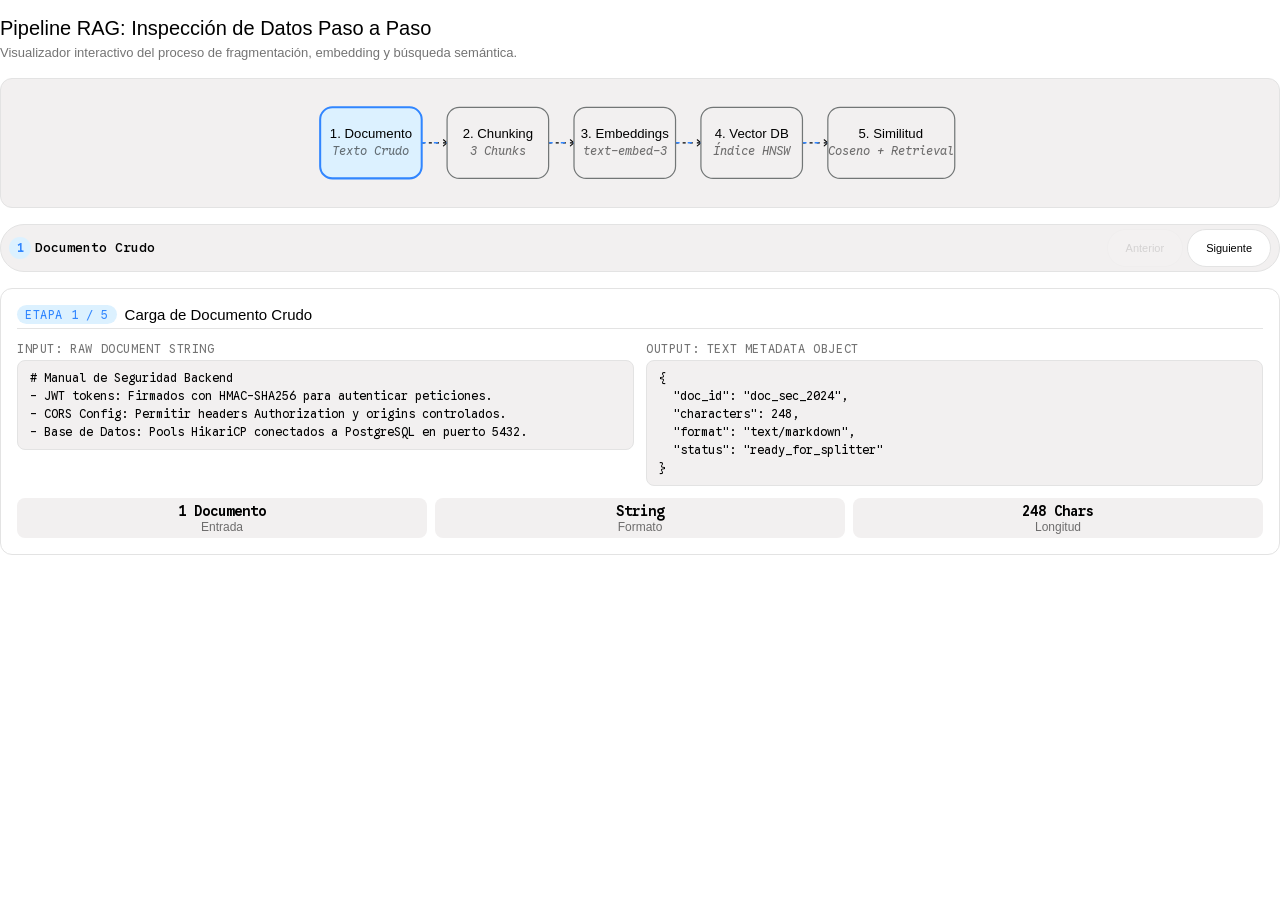
<file: simuladores/simulador-pipeline-rag.html>
<!DOCTYPE html>
<html lang="es">
<head>
<style id="lumi-runtime">
/* luminous.css */
/*
 * Luminous runtime stylesheet — injected once into every generated widget's
 * <head> by the C++ widget agent (id="lumi-runtime"). Single Source of Truth
 * for ALL design tokens and pre-baked .lumi-* component classes. The SI prompts
 * (design.md / html_generation.jinja2 / chart.jinja2) must NOT re-declare these
 * tokens or component CSS; they only reference them.
 *
 * Sections:
 *   1. Web fonts (Google Sans Flex + Google Sans Code)
 *   2. Light token :root (from previewer tokens.css, verbatim)
 *   3. Dark token overrides — REMAPPED to :root so canvas/D3 readers of
 *      getComputedStyle(document.documentElement) resolve dark values (D3).
 *   4. Short diagram/chart aliases (bridge legacy --surface / --chart-N names).
 *   5. In-scope pre-baked .lumi-* component classes.
 */

/* ============================================================
 * 1. WEB FONTS  (Google Sans Flex + Google Sans Code only)
 *    Material Symbols Outlined is intentionally NOT loaded: no in-scope
 *    .lumi-* control has a functional CSS glyph dependency on it, and the
 *    icon ban forbids decorative icons (Decision D2).
 * ============================================================ */
@import url('https://fonts.googleapis.com/css2?family=Google+Sans+Flex:ital,wght@0,300..700;1,300..700&family=Google+Sans+Code:ital,wght,MONO@0,300..700,0..1;1,300..700,0..1&display=swap');

/* ============================================================
 * 2. LIGHT TOKENS (:root)
 * ============================================================ */
:root {
  --body-bg: transparent;
  --ff-sans: 'Google Sans Flex', 'Google Sans Text', 'Google Sans', sans-serif;
  --ff-mono: 'Google Sans Code', 'Google Sans Mono', monospace;

  --lumi-sys-spacing--xxs: 2px;
  --lumi-sys-spacing--xs: 4px;
  --lumi-sys-spacing--s: 8px;
  --lumi-sys-spacing--m: 12px;
  --lumi-sys-spacing--l: 16px;
  --lumi-sys-spacing--xl: 20px;
  --lumi-sys-spacing--xxl: 24px;
  --lumi-sys-spacing--3xl: 28px;
  --lumi-sys-spacing--4xl: 36px;

  --lumi-sys-shape--none: 0px;
  --lumi-sys-shape--extra-small: 4px;
  --lumi-sys-shape--small: 8px;
  --lumi-sys-shape--medium: 12px;
  --lumi-sys-shape--large: 16px;
  --lumi-sys-shape--large-increased: 20px;
  --lumi-sys-shape--large-max: 24px;
  --lumi-sys-shape--xl: 28px;
  --lumi-sys-shape--xl-increased: 32px;
  --lumi-sys-shape--xl-max: 40px;
  --lumi-sys-shape--xxl: 48px;
  --lumi-sys-shape--xxl-increased: 56px;
  --lumi-sys-shape--full: 999px;

  --lumi-sys-elevation--level1: 0 0 20px 0 rgba(0, 0, 0, 0.04);
  --lumi-sys-elevation--level2: 0 0 20px 0 rgba(0, 0, 0, 0.11);

  --lumi-sys-color--surface: #fdfcfc;
  --lumi-sys-color--surface-dim: #f2f0f0;
  --lumi-sys-color--surface-bright: #ffffff;
  --lumi-sys-color--surface-background: #fdfcfc;
  --lumi-sys-color--surface-accent: #9dd2ff;
  --lumi-sys-color--surface-container: #f2f0f0;
  --lumi-sys-color--surface-container-high: #e6e6e6;
  --lumi-sys-color--surface-translucent: rgba(255, 255, 255, 0.88);
  --lumi-sys-color--on-surface: #000000;
  --lumi-sys-color--on-surface-default: #000000;
  --lumi-sys-color--on-surface-variant: rgba(0, 0, 0, 0.55);
  --lumi-sys-color--on-surface-de-emphasis: rgba(0, 0, 0, 0.55);
  --lumi-sys-color--on-surface-low: rgba(0, 0, 0, 0.08);
  --lumi-sys-color--positive: #008052;
  --lumi-sys-color--positive-container: #daf9d4;
  --lumi-sys-color--on-positive-container: #009954;
  --lumi-sys-color--error: #de2d29;
  --lumi-sys-color--error-container: #ffdeec;
  --lumi-sys-color--on-error-container: #de2d29;
  --lumi-sys-color--accent: #9dd2ff;
  --lumi-sys-color--accent-container: #dcf1ff;
  --lumi-sys-color--accent-fixed: #3186ff;
  --lumi-sys-color--primary: #3186ff;
  --lumi-sys-color--on-primary: #ffffff;
  --lumi-sys-color--black: #000000;
  --lumi-sys-color--white: #ffffff;
  --lumi-sys-color--outline: #727676;
  --lumi-sys-color--stroke-default: #e3e3e3;

  --lumi-sys-opacity-state--hover: 0.08;
  --lumi-sys-opacity-state--focus: 0.08;
  --lumi-sys-opacity-state--pressed: 0.12;
  --lumi-sys-opacity-state--disabled: 0.12;
  --lumi-sys-opacity-state--disabled-label: 0.38;

  --lumi-sys-color--code-background: #000000;
  --lumi-sys-color--code-primary-text: #ffffff;
  --lumi-sys-color--code-blue-text: #4fa0ff;
  --lumi-sys-color--code-green-text: #60d673;
  --lumi-sys-color--code-grey-text: #808080;
  --lumi-sys-color--code-pink-text: #ff96da;
  --lumi-sys-color--code-purple-text: #969dff;
  --lumi-sys-color--code-red-text: #ff5a59;
  --lumi-sys-color--code-yellow-text: #ffdb0f;

  --lumi-sys-color--chart-series-1: #2575fc;
  --lumi-sys-color--chart-series-2: #5b6e9e;
  --lumi-sys-color--chart-series-3: #228a49;
  --lumi-sys-color--chart-series-4: #62991b;
  --lumi-sys-color--chart-series-5: #1e564d;
  --lumi-sys-color--chart-series-6: #526a45;
  --lumi-sys-color--chart-series-7: #2780c4;
  --lumi-sys-color--chart-series-8: #997112;
  --lumi-sys-color--chart-series-9: #705ec2;
  --lumi-sys-color--chart-series-10: #c84288;
}

/* ============================================================
 * 3. DARK TOKENS  (REMAPPED to :root — Decision D3)
 *    Canvas / Chart.js / D3 read getComputedStyle(document.documentElement);
 *    the theme-sync listener sets data-theme="dark" on <html>, so dark values
 *    MUST live on :root (not scoped to body) to prevent black-chart regressions.
 * ============================================================ */
:root[data-theme="dark"],
body.dark-mode,
:root[data-theme="dark"] body {
  --body-bg: #0f0f0f;
  --lumi-sys-elevation--level1: 0 0 20px 0 rgba(0, 0, 0, 0.28);
  --lumi-sys-elevation--level2: 0 0 20px 0 rgba(0, 0, 0, 0.40);

  --lumi-sys-color--surface: #0f0f0f;
  --lumi-sys-color--surface-dim: #141414;
  --lumi-sys-color--surface-bright: #1c1c1c;
  --lumi-sys-color--surface-background: #0f0f0f;
  --lumi-sys-color--surface-accent: #14204f;
  --lumi-sys-color--surface-container: #141414;
  --lumi-sys-color--surface-container-high: #1c1c1c;
  --lumi-sys-color--surface-translucent: rgba(24, 24, 27, 0.88);
  --lumi-sys-color--on-surface: #e0e0e0;
  --lumi-sys-color--on-surface-default: #e0e0e0;
  --lumi-sys-color--on-surface-variant: rgba(255, 255, 255, 0.55);
  --lumi-sys-color--on-surface-de-emphasis: rgba(255, 255, 255, 0.55);
  --lumi-sys-color--on-surface-low: rgba(255, 255, 255, 0.12);
  --lumi-sys-color--positive: #0ebc5f;
  --lumi-sys-color--positive-container: #002220;
  --lumi-sys-color--on-positive-container: #0ebc5f;
  --lumi-sys-color--error: #ff4c45;
  --lumi-sys-color--error-container: #3c0202;
  --lumi-sys-color--on-error-container: #ff4c45;
  --lumi-sys-color--accent: #1f3b9b;
  --lumi-sys-color--accent-container: #192967;
  --lumi-sys-color--accent-fixed: #3186ff;
  --lumi-sys-color--primary: #9dd2ff;
  --lumi-sys-color--on-primary: #192967;
  --lumi-sys-color--black: #000000;
  --lumi-sys-color--white: #ffffff;
  --lumi-sys-color--outline: #9a9b9c;
  --lumi-sys-color--stroke-default: #2d2f38;

  --lumi-sys-color--code-background: #141414;
  --lumi-sys-color--code-primary-text: #ffffff;
  --lumi-sys-color--code-blue-text: #4fa0ff;
  --lumi-sys-color--code-green-text: #60d673;
  --lumi-sys-color--code-grey-text: #808080;
  --lumi-sys-color--code-pink-text: #ff96da;
  --lumi-sys-color--code-purple-text: #969dff;
  --lumi-sys-color--code-red-text: #ff5a59;
  --lumi-sys-color--code-yellow-text: #ffdb0f;

  --lumi-sys-color--chart-series-1: #9dd2ff;
  --lumi-sys-color--chart-series-2: #96a7d6;
  --lumi-sys-color--chart-series-3: #50e389;
  --lumi-sys-color--chart-series-4: #c8f585;
  --lumi-sys-color--chart-series-5: #f5f2e6;
  --lumi-sys-color--chart-series-6: #dcd8c0;
  --lumi-sys-color--chart-series-7: #82c7ff;
  --lumi-sys-color--chart-series-8: #f5d77f;
  --lumi-sys-color--chart-series-9: #d9ceff;
  --lumi-sys-color--chart-series-10: #ffa6d7;
}

/* ============================================================
 * 3b. OS-LEVEL DARK FALLBACK  (prefers-color-scheme)
 *     A prior refactor introduced this stylesheet and moved the dark tokens onto
 *     :root[data-theme="dark"], but dropped the @media (prefers-color-scheme:
 *     dark) trigger that widgets previously carried in their own <style>.
 *     Inline widgets whose host sends no set-theme / data-theme message therefore
 *     stayed on the light --surface (#fdfcfc), rendering white in dark mode.
 *     Re-apply the dark values on OS dark; an explicit host data-theme="light"
 *     still opts back to light. Keep in sync with the :root[data-theme="dark"]
 *     block above.
 * ============================================================ */
@media (prefers-color-scheme: dark) {
  :root:not([data-theme="light"]) {
    --body-bg: #0f0f0f;
    --lumi-sys-elevation--level1: 0 0 20px 0 rgba(0, 0, 0, 0.28);
    --lumi-sys-elevation--level2: 0 0 20px 0 rgba(0, 0, 0, 0.40);

    --lumi-sys-color--surface: #0f0f0f;
    --lumi-sys-color--surface-dim: #141414;
    --lumi-sys-color--surface-bright: #1c1c1c;
    --lumi-sys-color--surface-background: #0f0f0f;
    --lumi-sys-color--surface-accent: #14204f;
    --lumi-sys-color--surface-container: #141414;
    --lumi-sys-color--surface-container-high: #1c1c1c;
    --lumi-sys-color--surface-translucent: rgba(24, 24, 27, 0.88);
    --lumi-sys-color--on-surface: #e0e0e0;
    --lumi-sys-color--on-surface-default: #e0e0e0;
    --lumi-sys-color--on-surface-variant: rgba(255, 255, 255, 0.55);
    --lumi-sys-color--on-surface-de-emphasis: rgba(255, 255, 255, 0.55);
    --lumi-sys-color--on-surface-low: rgba(255, 255, 255, 0.12);
    --lumi-sys-color--positive: #0ebc5f;
    --lumi-sys-color--positive-container: #002220;
    --lumi-sys-color--on-positive-container: #0ebc5f;
    --lumi-sys-color--error: #ff4c45;
    --lumi-sys-color--error-container: #3c0202;
    --lumi-sys-color--on-error-container: #ff4c45;
    --lumi-sys-color--accent: #1f3b9b;
    --lumi-sys-color--accent-container: #192967;
    --lumi-sys-color--accent-fixed: #3186ff;
    --lumi-sys-color--primary: #9dd2ff;
    --lumi-sys-color--on-primary: #192967;
    --lumi-sys-color--black: #000000;
    --lumi-sys-color--white: #ffffff;
    --lumi-sys-color--outline: #9a9b9c;
    --lumi-sys-color--stroke-default: #2d2f38;

    --lumi-sys-color--code-background: #141414;
    --lumi-sys-color--code-primary-text: #ffffff;
    --lumi-sys-color--code-blue-text: #4fa0ff;
    --lumi-sys-color--code-green-text: #60d673;
    --lumi-sys-color--code-grey-text: #808080;
    --lumi-sys-color--code-pink-text: #ff96da;
    --lumi-sys-color--code-purple-text: #969dff;
    --lumi-sys-color--code-red-text: #ff5a59;
    --lumi-sys-color--code-yellow-text: #ffdb0f;

    --lumi-sys-color--chart-series-1: #9dd2ff;
    --lumi-sys-color--chart-series-2: #96a7d6;
    --lumi-sys-color--chart-series-3: #50e389;
    --lumi-sys-color--chart-series-4: #c8f585;
    --lumi-sys-color--chart-series-5: #f5f2e6;
    --lumi-sys-color--chart-series-6: #dcd8c0;
    --lumi-sys-color--chart-series-7: #82c7ff;
    --lumi-sys-color--chart-series-8: #f5d77f;
    --lumi-sys-color--chart-series-9: #d9ceff;
    --lumi-sys-color--chart-series-10: #ffa6d7;
  }
}

/* ============================================================
 * 4. SHORT DIAGRAM / CHART ALIASES
 *    Legacy diagram.md and chart.jinja2 reference short names such as
 *    --surface, --on-surface, --chart-1..10, --primary, --r-full. These MUST
 *    resolve to the canonical --lumi-sys-color--* tokens (which flip in dark
 *    mode) — otherwise every diagram var() falls back to black (historical
 *    mass-regression bug #4). Light-hex fallbacks are a last resort only.
 * ============================================================ */
:root {
  /* surfaces */
  --surface: var(--lumi-sys-color--surface, #fdfcfc);
  --surface-dim: var(--lumi-sys-color--surface-dim, #f2f0f0);
  --surface-bright: var(--lumi-sys-color--surface-bright, #ffffff);
  --surface-container: var(--lumi-sys-color--surface-container, #f2f0f0);
  --surface-container-high: var(--lumi-sys-color--surface-container-high, #e6e6e6);
  --surface-container-lowest: var(--lumi-sys-color--surface, #ffffff);
  --surface-accent: var(--lumi-sys-color--surface-accent, #9dd2ff);
  --surface-translucent: var(--lumi-sys-color--surface-translucent, rgba(255, 255, 255, 0.88));
  --surface-glass: var(--lumi-sys-color--surface-translucent, rgba(255, 255, 255, 0.88));
  /* foreground */
  --on-surface: var(--lumi-sys-color--on-surface, #000000);
  --on-surface-variant: var(--lumi-sys-color--on-surface-variant, rgba(0, 0, 0, 0.55));
  --on-surface-low: var(--lumi-sys-color--on-surface-low, rgba(0, 0, 0, 0.08));
  /* accents / brand */
  --primary: var(--lumi-sys-color--primary, #3186ff);
  --primary-container: var(--lumi-sys-color--accent-container, #dcf1ff);
  --accent: var(--lumi-sys-color--accent, #9dd2ff);
  --accent-container: var(--lumi-sys-color--accent-container, #dcf1ff);
  --accent-fixed: var(--lumi-sys-color--accent-fixed, #3186ff);
  /* status */
  --positive: var(--lumi-sys-color--positive, #008052);
  --positive-container: var(--lumi-sys-color--positive-container, #daf9d4);
  --error: var(--lumi-sys-color--error, #de2d29);
  --error-container: var(--lumi-sys-color--error-container, #ffdeec);
  /* structure */
  --outline: var(--lumi-sys-color--outline, #727676);
  --stroke-default: var(--lumi-sys-color--stroke-default, #e3e3e3);
  /* chart series 1..10 */
  --chart-1: var(--lumi-sys-color--chart-series-1, #2575fc);
  --chart-2: var(--lumi-sys-color--chart-series-2, #5b6e9e);
  --chart-3: var(--lumi-sys-color--chart-series-3, #228a49);
  --chart-4: var(--lumi-sys-color--chart-series-4, #62991b);
  --chart-5: var(--lumi-sys-color--chart-series-5, #1e564d);
  --chart-6: var(--lumi-sys-color--chart-series-6, #526a45);
  --chart-7: var(--lumi-sys-color--chart-series-7, #2780c4);
  --chart-8: var(--lumi-sys-color--chart-series-8, #997112);
  --chart-9: var(--lumi-sys-color--chart-series-9, #705ec2);
  --chart-10: var(--lumi-sys-color--chart-series-10, #c84288);
  /* code palette */
  --code-background: var(--lumi-sys-color--code-background, #000000);
  --code-primary-text: var(--lumi-sys-color--code-primary-text, #ffffff);
  /* spacing shorthands */
  --spacing-xs: var(--lumi-sys-spacing--xs, 4px);
  --spacing-s: var(--lumi-sys-spacing--s, 8px);
  --spacing-m: var(--lumi-sys-spacing--m, 12px);
  --spacing-l: var(--lumi-sys-spacing--l, 16px);
  --spacing-xl: var(--lumi-sys-spacing--xl, 20px);
  /* radius shorthands */
  --r-s: var(--lumi-sys-shape--small, 8px);
  --r-m: var(--lumi-sys-shape--medium, 12px);
  --r-l: var(--lumi-sys-shape--large, 16px);
  --r-full: var(--lumi-sys-shape--full, 999px);
}

/* ============================================================
 * 5. IN-SCOPE PRE-BAKED COMPONENT CLASSES
 *    Interactive controls + simple display components only (Decision D5).
 *    Complex components (timeline, sequence, stepper, pros-cons, hero, HUD,
 *    hotspot, media grid) are intentionally excluded.
 * ============================================================ */

/* Global font rendering quality + themed surface backdrop.
 * background/color MUST be set here (SSoT) so the widget backdrop follows the
 * light/dark surface token deterministically. Without this, a widget whose
 * model-generated markup forgets `background: var(--surface)` on its root
 * container falls back to the browser-default white body, producing a broken
 * dark mode (light header/chart area behind a dark card). Regression source:
 * batch1 PB-A02 dark. */
html, body {
  background: var(--body-bg, transparent) !important;
  color: var(--on-surface) !important;
  /* Auto-resizing iframe: content grows the frame, never scrolls the document.
   * Model widgets already emit this; declared here as the SSoT default. */
  overflow-y: hidden;
  -webkit-font-smoothing: antialiased;
  -moz-osx-font-smoothing: grayscale;
  font-optical-sizing: auto;
  text-rendering: optimizeLegibility;
}

.widget-container {
  width: 100% !important;
  max-width: 100% !important;
  padding-inline: 0 !important;
  box-sizing: border-box;
}

/* ============================================================
 * SCROLLBAR DISCIPLINE (single source of truth)
 *   Long lists/cards flow and let the iframe auto-resize (see the C++
 *   NeutralizeInnerScroll pass, which removes accidental tiny scroll boxes).
 *   For LEGITIMATE overflow that remains (wide tables, code, pan-containers,
 *   large >=240px viewports) render a slim, theme-aware scrollbar.
 *   One token carries the correct light/dark contrast (the auto-flipped
 *   stroke token is too dark on #0f0f0f), referenced once = SSoT.
 * ============================================================ */
:root { --lumi-scrollbar-thumb: rgba(0, 0, 0, 0.20); }
:root[data-theme="dark"], body.dark-mode { --lumi-scrollbar-thumb: rgba(255, 255, 255, 0.20); }
@media (prefers-color-scheme: dark) {
  :root:not([data-theme="light"]) { --lumi-scrollbar-thumb: rgba(255, 255, 255, 0.20); }
}
* {
  scrollbar-width: thin;
  scrollbar-color: var(--lumi-scrollbar-thumb) transparent;
}
::-webkit-scrollbar { width: 6px; height: 6px; }
::-webkit-scrollbar-track { background: transparent; }
::-webkit-scrollbar-thumb {
  background-color: var(--lumi-scrollbar-thumb);
  border-radius: var(--lumi-sys-shape--full, 999px);
}

/* --- Buttons --- */
/* Universal button fallback (element specificity 0,0,1) — beats `* { padding: 0 }`
   author resets (0,0,0) while still yielding to any author class selector (0,1,0). */
button {
  appearance: none;
  -webkit-appearance: none;
  display: inline-flex;
  align-items: center;
  justify-content: center;
  gap: var(--lumi-sys-spacing--xs, 6px);
  min-height: 36px;
  padding: 6px 16px;
  font-family: var(--ff-sans, 'Google Sans Flex', 'Google Sans', sans-serif);
  font-size: 13px;
  font-weight: 500;
  line-height: 18px;
  color: var(--on-surface, #000000);
  background-color: var(--surface-bright, #ffffff);
  border: 1px solid var(--stroke-default, #e3e3e3);
  border-radius: var(--lumi-sys-shape--full, 999px);
  cursor: pointer;
  user-select: none;
  box-sizing: border-box;
  transition: background-color 0.15s, color 0.15s, border-color 0.15s;
}
button:hover {
  background-color: var(--surface-container-high, #e6e6e6);
}
button.active, button.is-active, button.selected, button.is-selected, button[aria-pressed="true"], button[aria-selected="true"] {
  background-color: var(--accent-container, #dcf1ff);
  color: var(--accent-fixed, #3186ff);
  border-color: transparent;
}

.lumi-btn, [class^="lumi-btn-"], [class*=" lumi-btn-"] { display: inline-flex; align-items: center; justify-content: center; gap: var(--lumi-sys-spacing--s, 8px); min-height: 40px; padding: 0px 20px; font-family: var(--ff-sans, 'Google Sans Flex', 'Google Sans', sans-serif); font-size: 14px; font-weight: 500; line-height: 20px; border-radius: var(--lumi-sys-shape--full, 999px); border: 1px solid var(--lumi-sys-color--stroke-default, #e3e3e3); cursor: pointer; user-select: none; transition: background-color 0.15s, color 0.15s, border-color 0.15s, box-shadow 0.15s, transform 0.1s; text-decoration: none; box-sizing: border-box; white-space: nowrap; }
.lumi-btn:active, .lumi-btn.is-pressed, [class^="lumi-btn-"]:active, [class*=" lumi-btn-"]:active { transform: scale(0.98); }
.lumi-btn--tonal, .lumi-btn-tonal, .lumi-btn--secondary, .lumi-btn-secondary, [class^="lumi-btn-"], [class*=" lumi-btn-"] { background-color: var(--lumi-sys-color--surface-bright, #ffffff); color: var(--lumi-sys-color--on-surface-default, #000000); }
.lumi-btn--tonal:hover, .lumi-btn-tonal:hover, .lumi-btn--secondary:hover, .lumi-btn-secondary:hover, [class^="lumi-btn-"]:hover, [class*=" lumi-btn-"]:hover { background-color: var(--lumi-sys-color--surface-container-high, #e6e6e6); }
.lumi-btn--accent, .lumi-btn-accent, .lumi-btn--primary, .lumi-btn-primary { background-color: var(--lumi-sys-color--accent, #9dd2ff); color: var(--lumi-sys-color--on-surface-default, #000000); border-color: transparent; }
.lumi-btn--accent:hover, .lumi-btn-accent:hover, .lumi-btn--primary:hover, .lumi-btn-primary:hover { background-color: var(--lumi-sys-color--accent-container, #dcf1ff); }
.lumi-btn--bright, .lumi-btn-bright { background-color: var(--lumi-sys-color--surface-bright, #ffffff); color: var(--lumi-sys-color--on-surface-default, #000000); border-color: var(--lumi-sys-color--stroke-default, #e3e3e3); box-shadow: none; }
.lumi-btn--bright:hover, .lumi-btn-bright:hover { background-color: var(--lumi-sys-color--surface-container-high, #e6e6e6); }
.lumi-btn--ghost, .lumi-btn-ghost, .lumi-btn--on-surface { background-color: var(--lumi-sys-color--on-surface-low, rgba(0, 0, 0, 0.04)); color: var(--lumi-sys-color--on-surface-default, #000000); border-color: transparent; }
.lumi-btn--ghost:hover, .lumi-btn-ghost:hover, .lumi-btn--on-surface:hover { background-color: var(--lumi-sys-color--on-surface-low, rgba(0, 0, 0, 0.08)); }
.lumi-btn--translucent { background-color: rgba(255, 255, 255, 0.25); backdrop-filter: blur(12px); color: var(--lumi-sys-color--on-surface-default, #000000); border-color: rgba(255, 255, 255, 0.3); }
.lumi-btn--translucent:hover { background-color: rgba(255, 255, 255, 0.35); }
.lumi-btn--small, .lumi-btn-small { min-height: 36px; padding: 0px 16px; font-size: 13px; line-height: 18px; gap: var(--lumi-sys-spacing--xs, 4px); }
.lumi-btn--xsmall, .lumi-btn-xsmall { min-height: 24px; padding: 0px 10px; font-size: 11px; line-height: 16px; gap: 4px; }
.lumi-btn:disabled, .lumi-btn.is-disabled, [class^="lumi-btn-"]:disabled, [class*=" lumi-btn-"]:disabled { opacity: var(--lumi-sys-opacity-state--disabled, 0.38); cursor: not-allowed; pointer-events: none; }
.lumi-btn.is-selected, .lumi-btn.selected, .lumi-btn.is-active, .lumi-btn.active, .lumi-btn[aria-pressed="true"], .lumi-btn[aria-selected="true"] { background-color: var(--lumi-sys-color--accent-container, #dcf1ff); color: var(--lumi-sys-color--on-surface-default, #000000); border-color: transparent; }
.lumi-btn.is-selected:hover, .lumi-btn.selected:hover, .lumi-btn.is-active:hover, .lumi-btn.active:hover, .lumi-btn[aria-pressed="true"]:hover, .lumi-btn[aria-selected="true"]:hover { background-color: var(--lumi-sys-color--accent, #9dd2ff); }

/* --- Switch --- */
.lumi-switch { display: inline-flex; align-items: center; gap: var(--lumi-sys-spacing--s, 8px); cursor: pointer; font-family: var(--ff-sans, 'Google Sans Flex', 'Google Sans', sans-serif); font-size: 15px; color: var(--lumi-sys-color--on-surface-default, #000000); user-select: none; }
.lumi-switch input[type="checkbox"] { position: absolute; opacity: 0; width: 0px; height: 0px; pointer-events: none; }
.lumi-switch__track { position: relative; display: inline-flex; align-items: center; width: 52px; height: 32px; background-color: var(--lumi-sys-color--surface-dim, #f2f0f0); border: 2px solid var(--lumi-sys-color--stroke-default, rgba(0, 0, 0, 0.12)); border-radius: var(--lumi-sys-shape--full, 999px); transition: background-color 0.2s, border-color 0.2s; flex-shrink: 0; box-sizing: border-box; }
.lumi-switch__thumb, .lumi-switch__track::after { content: ""; position: absolute; top: 50%; left: 6px; transform: translateY(-50%); width: 16px; height: 16px; border-radius: 50%; background-color: var(--lumi-sys-color--on-surface-variant, #757575); transition: 0.2s cubic-bezier(0.4, 0, 0.2, 1); display: flex; align-items: center; justify-content: center; box-sizing: border-box; }
.lumi-switch input[type="checkbox"]:checked + .lumi-switch__track { background-color: var(--lumi-sys-color--accent-fixed, #3186ff); border-color: transparent; }
.lumi-switch input[type="checkbox"]:checked + .lumi-switch__track .lumi-switch__thumb, .lumi-switch input[type="checkbox"]:checked + .lumi-switch__track::after { left: 22px; width: 24px; height: 24px; background-color: rgb(255, 255, 255); }
.lumi-switch input[type="checkbox"]:disabled + .lumi-switch__track { opacity: var(--lumi-sys-opacity-state--disabled, 0.38); cursor: not-allowed; }
.lumi-switch--small .lumi-switch__track, .lumi-switch--mini .lumi-switch__track { width: 32px; height: 20px; }
.lumi-switch--small .lumi-switch__thumb, .lumi-switch--small .lumi-switch__track::after, .lumi-switch--mini .lumi-switch__thumb, .lumi-switch--mini .lumi-switch__track::after { width: 12px; height: 12px; left: 2px; }
.lumi-switch--small input[type="checkbox"]:checked + .lumi-switch__track .lumi-switch__thumb, .lumi-switch--small input[type="checkbox"]:checked + .lumi-switch__track::after, .lumi-switch--mini input[type="checkbox"]:checked + .lumi-switch__track .lumi-switch__thumb, .lumi-switch--mini input[type="checkbox"]:checked + .lumi-switch__track::after { left: 12px; width: 16px; height: 16px; }

/* --- Checkbox --- */
.lumi-checkbox-label { display: inline-flex; align-items: center; gap: var(--lumi-sys-spacing--s, 8px); cursor: pointer; font-family: var(--ff-sans, 'Google Sans Flex', 'Google Sans', sans-serif); font-size: 15px; color: var(--lumi-sys-color--on-surface-default, #000000); user-select: none; }
.lumi-checkbox-label input[type="checkbox"] { position: absolute; opacity: 0; width: 0px; height: 0px; pointer-events: none; }
.lumi-checkbox { position: relative; width: 24px; height: 24px; border-radius: var(--lumi-sys-shape--small, 8px); border: 2px solid var(--lumi-sys-color--on-surface-variant, rgba(0, 0, 0, 0.55)); background-color: transparent; transition: background-color 0.15s, border-color 0.15s, box-shadow 0.15s; display: flex; align-items: center; justify-content: center; flex-shrink: 0; box-sizing: border-box; }
.lumi-checkbox-label:hover .lumi-checkbox { background-color: var(--lumi-sys-color--on-surface-low, rgba(0, 0, 0, 0.04)); border-color: var(--lumi-sys-color--on-surface-default, #000000); }
.lumi-checkbox-label input[type="checkbox"]:checked ~ .lumi-checkbox, .lumi-checkbox-label input[type="checkbox"]:indeterminate ~ .lumi-checkbox, .lumi-checkbox.is-indeterminate { background-color: var(--lumi-sys-color--on-surface-default, #000000); border-color: transparent; }
.lumi-checkbox .lumi-checkmark { font-size: 18px; line-height: 1; color: var(--lumi-sys-color--surface, #ffffff); fill: var(--lumi-sys-color--surface, #ffffff); display: none; user-select: none; }
.lumi-checkbox-label input[type="checkbox"]:checked ~ .lumi-checkbox .lumi-checkmark, .lumi-checkbox-label input[type="checkbox"]:checked ~ .lumi-checkbox .lumi-checkbox__check { display: block; }
.lumi-checkbox-label input[type="checkbox"]:indeterminate ~ .lumi-checkbox .lumi-checkbox__indeterminate, .lumi-checkbox.is-indeterminate .lumi-checkbox__indeterminate { display: block; }
.lumi-checkbox-label input[type="checkbox"]:disabled ~ .lumi-checkbox, .lumi-checkbox-label input[type="checkbox"]:disabled ~ span { opacity: var(--lumi-sys-opacity-state--disabled, 0.38); cursor: not-allowed; }

/* --- Slider --- */
.lumi-slider-container { display: flex; align-items: center; gap: var(--lumi-sys-spacing--m, 16px); width: 100%; }
.lumi-slider-row { display: flex; flex-direction: column; gap: var(--lumi-sys-spacing--xs, 4px); width: 100%; }
.lumi-slider-label { font-family: var(--ff-sans, 'Google Sans Flex', 'Google Sans', sans-serif); font-size: 15px; font-weight: 400; color: var(--lumi-sys-color--on-surface-default, #000000); white-space: nowrap; overflow: hidden; text-overflow: ellipsis; }
.lumi-slider { appearance: none; width: calc(100% + 28px); margin-left: -14px; margin-right: -14px; height: 40px; background: transparent; cursor: pointer; box-sizing: border-box; }
.lumi-slider:focus { outline: none; }
.lumi-slider::-webkit-slider-runnable-track { height: 4px; --thumb-center: calc(14px + (100% - 28px) * (var(--progress, 50%) / 100%)); --active-end: calc(var(--thumb-center) - 8px + (var(--progress, 50%) / 100%) * 6px); background-image: radial-gradient(circle at calc(100% - 18px) center, var(--lumi-sys-color--on-surface-variant, #757575) 2px, transparent 2.5px), linear-gradient( to right, transparent 0, transparent 14px, var(--lumi-sys-color--on-surface-default, #000000) 14px, var(--lumi-sys-color--on-surface-default, #000000) var(--active-end), transparent var(--active-end), transparent calc(var(--thumb-center) + 8px), var(--lumi-sys-color--stroke-default, rgba(0, 0, 0, 0.12)) calc(var(--thumb-center) + 8px), var(--lumi-sys-color--stroke-default, rgba(0, 0, 0, 0.12)) calc(100% - 16px), transparent calc(100% - 16px), transparent 100% ); border-radius: var(--lumi-sys-shape--full, 999px); border-width: medium; border-style: none; border-color: currentcolor; border-image: none; }
.lumi-slider::-webkit-slider-thumb { appearance: none; width: 32px; height: 32px; border-radius: 50%; background-color: transparent; background-image: url("data:image/svg+xml,%3Csvg xmlns='http://www.w3.org/2000/svg' width='32' height='32' viewBox='0 0 32 32'%3E%3Crect x='14' y='6' width='4' height='20' rx='2' fill='%23000000'/%3E%3C/svg%3E"); background-size: 32px 32px; background-repeat: no-repeat; background-position: center center; border-width: medium; border-style: none; border-color: currentcolor; border-image: none; box-sizing: border-box; margin-top: -14px; cursor: pointer; transition: background-color 0.15s; }
.lumi-slider:hover::-webkit-slider-thumb { background-color: var(--lumi-sys-color--on-surface-low, rgba(0, 0, 0, 0.08)); }
.lumi-slider:active::-webkit-slider-thumb { background-color: var(--lumi-sys-color--on-surface-low, rgba(0, 0, 0, 0.12)); }
.lumi-slider:disabled { opacity: var(--lumi-sys-opacity-state--disabled, 0.38); cursor: not-allowed; }
.lumi-slider:disabled::-webkit-slider-thumb { cursor: not-allowed; box-shadow: none; }
.lumi-slider-value { display: flex; align-items: center; justify-content: center; min-width: 64px; height: 40px; padding: 0px 12px; background-color: var(--lumi-sys-color--surface-dim, #f2f0f0); border-radius: var(--lumi-sys-shape--medium, 16px); font-family: var(--ff-mono, 'Google Sans Code', 'Google Sans Mono', monospace); font-size: 15px; font-weight: 400; color: var(--lumi-sys-color--on-surface-default, #000000); flex-shrink: 0; box-sizing: border-box; }

/* --- Text input --- */
.lumi-input-group { display: flex; flex-direction: column; gap: var(--lumi-sys-spacing--xs, 4px); width: 100%; }
.lumi-input-label { font-family: var(--ff-sans, 'Google Sans Flex', 'Google Sans', sans-serif); font-size: 14px; font-weight: 500; line-height: 20px; color: var(--lumi-sys-color--on-surface-default, #000000); }
.lumi-input { appearance: none; width: 100%; min-height: 48px; padding: 0px 16px; font-family: var(--ff-sans, 'Google Sans Flex', 'Google Sans', sans-serif); font-size: 15px; font-weight: 400; line-height: 22px; color: var(--lumi-sys-color--on-surface-default, #000000); background-color: var(--lumi-sys-color--surface-bright, #ffffff); border: 1px solid var(--lumi-sys-color--stroke-default, rgba(0, 0, 0, 0.12)); border-radius: var(--lumi-sys-shape--large, 16px); background-clip: padding-box; outline: none; box-sizing: border-box; transition: border-color 0.15s, box-shadow 0.15s, background-color 0.15s; }
.lumi-input::placeholder { color: var(--lumi-sys-color--on-surface-variant, rgba(0, 0, 0, 0.55)); opacity: 0.7; }
.lumi-input:hover { border-color: var(--lumi-sys-color--on-surface-default, #000000); }
.lumi-input:focus, .lumi-input:focus-visible { border-color: var(--lumi-sys-color--accent-fixed, #3186ff); box-shadow: 0 0 0 2px var(--lumi-sys-color--accent-container, rgba(49, 134, 255, 0.25)); }
textarea.lumi-input, .lumi-input--area { min-height: 100px; padding: 12px 16px; resize: vertical; line-height: 22px; }
.lumi-input.is-error, .lumi-input-group.is-error .lumi-input { border-color: var(--lumi-sys-color--error, #ff4c45); }
.lumi-input-helper { font-family: var(--ff-sans, 'Google Sans Flex', 'Google Sans', sans-serif); font-size: 12px; line-height: 16px; color: var(--lumi-sys-color--on-surface-variant, rgba(0, 0, 0, 0.55)); }
.lumi-input-group.is-error .lumi-input-helper, .lumi-input-helper--error { color: var(--lumi-sys-color--error, #ff4c45); }
.lumi-input:disabled, .lumi-input.is-disabled { opacity: var(--lumi-sys-opacity-state--disabled, 0.38); background-color: var(--lumi-sys-color--surface-dim, #f2f0f0); cursor: not-allowed; }

/* --- Focus ring --- */
:focus-visible { outline: 2px solid var(--lumi-sys-color--on-surface-default, #000000) !important; outline-offset: 2px !important; box-shadow: none !important; }
.lumi-btn:focus-visible, .lumi-switch input[type="checkbox"]:focus-visible + .lumi-switch__track, .lumi-checkbox-label input[type="checkbox"]:focus-visible ~ .lumi-checkbox, .lumi-slider:focus-visible::-webkit-slider-thumb, .lumi-input:focus-visible { outline: 2px solid var(--lumi-sys-color--on-surface-default, #000000); outline-offset: 2px; box-shadow: none; }

/* --- Typography: Display / Headline / Body / Label --- */
.lumi-display-l { font-family: var(--ff-sans, 'Google Sans Flex', sans-serif); font-size: 42px; line-height: 48px; font-weight: 280; font-variation-settings: "wght" 280, "wdth" 100, "opsz" 42, "ROND" 100; }
.lumi-display-l-emphasized { font-family: var(--ff-sans, 'Google Sans Flex', sans-serif); font-size: 42px; line-height: 48px; font-weight: 450; font-variation-settings: "wght" 450, "wdth" 100, "opsz" 42, "ROND" 100; }
.lumi-display-m { font-family: var(--ff-sans, 'Google Sans Flex', sans-serif); font-size: 36px; line-height: 44px; font-weight: 320; font-variation-settings: "wght" 320, "wdth" 100, "opsz" 36, "ROND" 100; }
.lumi-display-m-emphasized { font-family: var(--ff-sans, 'Google Sans Flex', sans-serif); font-size: 36px; line-height: 44px; font-weight: 480; font-variation-settings: "wght" 480, "wdth" 100, "opsz" 36, "ROND" 100; }
.lumi-display-s { font-family: var(--ff-sans, 'Google Sans Flex', sans-serif); font-size: 32px; line-height: 38px; font-weight: 360; font-variation-settings: "wght" 360, "wdth" 100, "opsz" 32, "ROND" 100; }
.lumi-display-s-emphasized { font-family: var(--ff-sans, 'Google Sans Flex', sans-serif); font-size: 32px; line-height: 38px; font-weight: 500; font-variation-settings: "wght" 500, "wdth" 100, "opsz" 32, "ROND" 100; }
.lumi-headline-l { font-family: var(--ff-sans, 'Google Sans Flex', sans-serif); font-size: 28px; line-height: 36px; font-weight: 350; font-variation-settings: "wght" 350, "wdth" 100, "opsz" 28, "ROND" 20; }
.lumi-headline-l-emphasized { font-family: var(--ff-sans, 'Google Sans Flex', sans-serif); font-size: 28px; line-height: 36px; font-weight: 520; font-variation-settings: "wght" 520, "wdth" 100, "opsz" 28, "ROND" 20; }
.lumi-headline-m { font-family: var(--ff-sans, 'Google Sans Flex', sans-serif); font-size: 24px; line-height: 28px; font-weight: 380; font-variation-settings: "wght" 380, "wdth" 100, "opsz" 24, "ROND" 20; }
.lumi-headline-m-emphasized { font-family: var(--ff-sans, 'Google Sans Flex', sans-serif); font-size: 24px; line-height: 28px; font-weight: 540; font-variation-settings: "wght" 540, "wdth" 100, "opsz" 24, "ROND" 20; }
.lumi-headline-s { font-family: var(--ff-sans, 'Google Sans Flex', sans-serif); font-size: 20px; line-height: 24px; font-weight: 470; font-variation-settings: "wght" 470, "wdth" 94, "opsz" 20, "ROND" 20; }
.lumi-headline-s-emphasized { font-family: var(--ff-sans, 'Google Sans Flex', sans-serif); font-size: 20px; line-height: 24px; font-weight: 580; font-variation-settings: "wght" 580, "wdth" 94, "opsz" 20, "ROND" 20; }
.lumi-body-l { font-family: var(--ff-sans, 'Google Sans Flex', sans-serif); font-size: 17px; line-height: 24px; font-weight: 400; font-variation-settings: "wght" 400, "wdth" 92, "opsz" 17; }
.lumi-body-l-emphasized { font-family: var(--ff-sans, 'Google Sans Flex', sans-serif); font-size: 17px; line-height: 24px; font-weight: 540; font-variation-settings: "wght" 540, "wdth" 92, "opsz" 17; font-variant-numeric: tabular-nums; }
.lumi-body-m { font-family: var(--ff-sans, 'Google Sans Flex', sans-serif); font-size: 15px; line-height: 20px; font-weight: 400; font-variation-settings: "wght" 400, "wdth" 92, "opsz" 15; }
.lumi-body-m-emphasized { font-family: var(--ff-sans, 'Google Sans Flex', sans-serif); font-size: 15px; line-height: 20px; font-weight: 540; font-variation-settings: "wght" 540, "wdth" 92, "opsz" 15; font-variant-numeric: tabular-nums; }
.lumi-body-s { font-family: var(--ff-sans, 'Google Sans Flex', sans-serif); font-size: 13px; line-height: 17px; font-weight: 400; font-variation-settings: "wght" 400, "wdth" 92, "opsz" 13; }
.lumi-body-s-emphasized { font-family: var(--ff-sans, 'Google Sans Flex', sans-serif); font-size: 13px; line-height: 17px; font-weight: 540; font-variation-settings: "wght" 540, "wdth" 92, "opsz" 13; font-variant-numeric: tabular-nums; }
.lumi-label-l { font-family: var(--ff-sans, 'Google Sans Flex', sans-serif); font-size: 17px; line-height: 24px; font-weight: 370; font-variation-settings: "wght" 370, "wdth" 92, "opsz" 17; }
.lumi-label-l-emphasized { font-family: var(--ff-sans, 'Google Sans Flex', sans-serif); font-size: 17px; line-height: 24px; font-weight: 510; font-variation-settings: "wght" 510, "wdth" 92, "opsz" 17; }
.lumi-label-m { font-family: var(--ff-sans, 'Google Sans Flex', sans-serif); font-size: 15px; line-height: 20px; font-weight: 370; font-variation-settings: "wght" 370, "wdth" 92, "opsz" 15; }
.lumi-label-m-emphasized { font-family: var(--ff-sans, 'Google Sans Flex', sans-serif); font-size: 15px; line-height: 20px; font-weight: 510; font-variation-settings: "wght" 510, "wdth" 92, "opsz" 15; }
.lumi-label-s { font-family: var(--ff-sans, 'Google Sans Flex', sans-serif); font-size: 13px; line-height: 20px; font-weight: 370; font-variation-settings: "wght" 370, "wdth" 92, "opsz" 13; }
.lumi-label-s-emphasized { font-family: var(--ff-sans, 'Google Sans Flex', sans-serif); font-size: 13px; line-height: 20px; font-weight: 510; font-variation-settings: "wght" 510, "wdth" 92, "opsz" 13; }

/* --- Typography: Monospace / Extended (Google Sans Code) --- */
.lumi-blockquote { font-family: var(--ff-mono, 'Google Sans Code', monospace); font-style: italic; font-size: 22px; line-height: 30px; font-weight: 300; font-variation-settings: "wght" 300, "opsz" 22, "MONO" 0; }
.lumi-takeaway { font-family: var(--ff-mono, 'Google Sans Code', monospace); font-style: italic; font-size: 17px; line-height: 24px; font-weight: 400; font-variation-settings: "wght" 400, "opsz" 17, "MONO" 0; }
.lumi-caption { font-family: var(--ff-mono, 'Google Sans Code', monospace); font-style: italic; font-size: 13px; line-height: 20px; font-weight: 400; font-variation-settings: "wght" 400, "opsz" 13, "MONO" 0; }
.lumi-code { font-family: var(--ff-mono, 'Google Sans Code', monospace); font-size: 15px; line-height: 20px; font-weight: 400; font-variation-settings: "wght" 400, "MONO" 1; }
.lumi-bullet { font-family: var(--ff-mono, 'Google Sans Code', monospace); font-size: 15px; line-height: 24px; font-weight: 650; font-variation-settings: "wght" 650, "MONO" 1; }

/* --- Cards & attribution --- */
.lumi-summary-card { padding: var(--lumi-sys-spacing--l, 16px); background-color: var(--lumi-sys-color--surface-container, #f2f0f0); border-radius: var(--lumi-sys-shape--medium, 12px); color: var(--lumi-sys-color--on-surface-default, #000000); font-family: var(--ff-sans, 'Google Sans Flex', sans-serif); font-size: 15px; line-height: 20px; box-sizing: border-box; }
.lumi-link-card { display: flex; align-items: center; justify-content: space-between; padding: var(--lumi-sys-spacing--l, 16px); background-color: var(--lumi-sys-color--surface-container, #f2f0f0); border-radius: var(--lumi-sys-shape--medium, 12px); text-decoration: none; color: var(--lumi-sys-color--on-surface-default, #000000); transition: background-color 0.15s; box-sizing: border-box; }
.lumi-link-card:hover { background-color: var(--lumi-sys-color--surface-container-high, #e6e6e6); }
.lumi-attribution-buffer { margin-top: var(--lumi-sys-spacing--xxl, 24px); font-family: var(--ff-sans, 'Google Sans Flex', sans-serif); font-size: 13px; color: var(--lumi-sys-color--on-surface-de-emphasis, rgba(0, 0, 0, 0.55)); }
.lumi-card { background-color: var(--lumi-sys-color--surface-dim, #f2f0f0); border-radius: var(--lumi-sys-shape--large-max, 24px); padding: var(--lumi-sys-spacing--3xl, 28px); display: flex; flex-direction: column; gap: var(--lumi-sys-spacing--s, 8px); width: 100%; box-sizing: border-box; }
.lumi-card-title { font-family: var(--ff-sans, 'Google Sans Flex', sans-serif); font-size: 20px; font-weight: 500; font-variation-settings: "wght" 470, "wdth" 94, "opsz" 20; color: var(--lumi-sys-color--on-surface, #000000); margin: 0px; }
.lumi-card-subtitle { font-family: var(--ff-sans, 'Google Sans Flex', sans-serif); font-size: 13px; font-weight: 400; font-variation-settings: "wght" 400, "wdth" 92, "opsz" 13; color: var(--lumi-sys-color--on-surface-variant, rgba(0, 0, 0, 0.55)); margin: 0px; }
.lumi-card-body { font-family: var(--ff-sans, 'Google Sans Flex', sans-serif); font-size: 15px; font-weight: 400; font-variation-settings: "wght" 400, "wdth" 92, "opsz" 15; color: var(--lumi-sys-color--on-surface, #000000); margin: var(--lumi-sys-spacing--xs, 4px) 0 0 0; }
.lumi-overlay-card { background-color: var(--surface-translucent, rgba(255, 255, 255, 0.88)); backdrop-filter: blur(12px); -webkit-backdrop-filter: blur(12px); border: 1px solid var(--stroke-default); border-radius: var(--lumi-sys-shape--medium, 12px); padding: var(--lumi-sys-spacing--m, 12px) var(--lumi-sys-spacing--l, 16px); color: var(--on-surface); box-shadow: var(--lumi-sys-elevation--level1); box-sizing: border-box; }

/* --- Progress bar --- */
.lumi-progress-tracker { display: flex; flex-direction: column; gap: var(--lumi-sys-spacing--xs, 4px); width: 100%; }
.lumi-progress-bar { width: 100%; height: 8px; background-color: var(--lumi-sys-color--stroke-default, #e3e3e3); border-radius: var(--lumi-sys-shape--full, 999px); overflow: hidden; }
.lumi-progress-fill { height: 100%; background-color: var(--lumi-sys-color--accent-fixed, #3186ff); border-radius: var(--lumi-sys-shape--full, 999px); transition: width 0.3s; }

/* --- Accordion (card group variant) --- */
.lumi-accordion-group { display: flex; flex-direction: column; gap: var(--lumi-sys-spacing--s, 8px); }
.lumi-accordion-group .lumi-accordion-item { background-color: var(--lumi-sys-color--surface-container, #f2f0f0); border-radius: var(--lumi-sys-shape--medium, 12px); overflow: hidden; transition: background-color 0.15s; }
.lumi-accordion-group .lumi-accordion-header { padding: var(--lumi-sys-spacing--l, 16px); font-family: var(--ff-sans, sans-serif); font-size: 15px; font-weight: 540; cursor: pointer; user-select: none; display: flex; justify-content: space-between; align-items: center; color: var(--lumi-sys-color--on-surface-default, #000000); }
.lumi-accordion-group .lumi-accordion-chevron { transition: transform 0.2s; font-size: 12px; }
.lumi-accordion-group .lumi-accordion-item.active .lumi-accordion-chevron { transform: rotate(180deg); }
.lumi-accordion-group .lumi-accordion-body { display: none; padding: 0 var(--lumi-sys-spacing--l, 16px) var(--lumi-sys-spacing--l, 16px) var(--lumi-sys-spacing--l, 16px); font-family: var(--ff-sans, sans-serif); font-size: 15px; color: var(--lumi-sys-color--on-surface-de-emphasis, rgba(0, 0, 0, 0.55)); line-height: 20px; }
.lumi-accordion-group .lumi-accordion-item.active .lumi-accordion-body { display: block; }

/* --- Accordion (borderless list variant) --- */
.lumi-accordion { display: flex; flex-direction: column; width: 100%; border-top: 1px solid var(--lumi-sys-color--on-surface-low, rgba(0, 0, 0, 0.08)); }
.lumi-accordion-item { display: flex; flex-direction: column; width: 100%; background: transparent; border-radius: 0px; border-bottom: 1px solid var(--lumi-sys-color--on-surface-low, rgba(0, 0, 0, 0.08)); }
.lumi-accordion-header { display: flex; justify-content: space-between; align-items: center; padding: var(--lumi-sys-spacing--xl, 20px) 0; cursor: pointer; user-select: none; }
.lumi-accordion-title { margin: 0px; color: var(--lumi-sys-color--on-surface-default, #000000); }
.lumi-accordion-item.active .lumi-accordion-content { display: flex; flex-direction: column; gap: var(--lumi-sys-spacing--l, 16px); }
.lumi-accordion-content { display: none; padding-bottom: var(--lumi-sys-spacing--xxl, 24px); }
.lumi-accordion-field { display: flex; flex-direction: column; gap: var(--lumi-sys-spacing--xxs, 2px); }
.lumi-accordion-field-label { margin: 0px; color: var(--lumi-sys-color--on-surface-default, #000000); }
.lumi-accordion-field-val { margin: 0px; color: var(--lumi-sys-color--on-surface-default, #000000); }

/* --- Segmented control --- */
.lumi-segmented-group { display: flex; background-color: var(--lumi-sys-color--surface-container, #f2f0f0); padding: 4px; border-radius: var(--lumi-sys-shape--full, 999px); gap: 4px; }
.lumi-segmented-btn { flex: 1 1 0%; padding: 8px 16px; border-width: medium; border-style: none; border-color: currentcolor; border-image: none; border-radius: var(--lumi-sys-shape--full, 999px); background-color: transparent; font-family: var(--ff-sans, sans-serif); font-size: 14px; font-weight: 510; cursor: pointer; color: var(--lumi-sys-color--on-surface-de-emphasis, rgba(0, 0, 0, 0.55)); transition: 0.2s; }
.lumi-segmented-btn.is-active { background-color: var(--lumi-sys-color--surface-bright, #ffffff); color: var(--lumi-sys-color--on-surface-default, #000000); box-shadow: var(--lumi-sys-elevation--level1); }

/* --- Tabs --- */
.lumi-tab-group { display: flex; flex-direction: column; gap: var(--lumi-sys-spacing--4xl, 36px); width: 100%; }
.lumi-tab-bar { display: flex; gap: var(--lumi-sys-spacing--l, 16px); padding-bottom: 0px; overflow-x: auto; scrollbar-width: none; }
.lumi-tab-bar::-webkit-scrollbar { display: none; }
.lumi-tab { height: 40px; padding: 0 var(--lumi-sys-spacing--xl, 20px); display: flex; align-items: center; justify-content: center; font-family: var(--ff-sans, 'Google Sans Flex', sans-serif); font-size: 17px; line-height: 24px; font-weight: 370; font-variation-settings: "wght" 370, "wdth" 92, "opsz" 17; color: var(--lumi-sys-color--on-surface-de-emphasis, rgba(0, 0, 0, 0.55)); background: transparent; border-width: medium; border-style: none; border-color: currentcolor; border-image: none; border-radius: var(--lumi-sys-shape--full, 999px); cursor: pointer; white-space: nowrap; transition: background-color 0.15s, color 0.15s; }
.lumi-tab:hover { color: var(--lumi-sys-color--on-surface-default, #000000); }
.lumi-tab.active { background-color: var(--lumi-sys-color--surface-container-high, #f2f0f0); color: var(--lumi-sys-color--on-surface-default, #000000); font-weight: 510; font-variation-settings: "wght" 510, "wdth" 92, "opsz" 17; }
.lumi-tab-content { display: flex; flex-direction: column; gap: var(--lumi-sys-spacing--m, 12px); padding-top: 0px; padding-bottom: 0px; }
.lumi-tab-content .lumi-body-l-emphasized, .lumi-tab-content .lumi-headline-s { margin: 0px; }
.lumi-tab-content .lumi-body-l { margin: 0px; color: var(--lumi-sys-color--on-surface-default, #000000); }

/* --- Callout / pullquote --- */
.lumi-callout { display: flex; flex-direction: column; gap: var(--lumi-sys-spacing--xs, 4px); width: 100%; }
.lumi-callout .lumi-body-l-emphasized { margin: 0px; }
.lumi-pullquote { display: flex; gap: var(--lumi-sys-spacing--xl, 20px); width: 100%; margin: 0px; }
.lumi-pullquote-mark { width: 30px; height: 22px; flex-shrink: 0; margin-top: 4px; color: var(--lumi-sys-color--on-surface-default, #000000); }
.lumi-pullquote-body { display: flex; flex-direction: column; gap: var(--lumi-sys-spacing--l, 16px); flex: 1 1 0%; min-width: 0px; }
p.lumi-pullquote-text, .lumi-pullquote-text { font-family: var(--ff-mono, 'Google Sans Code', monospace); font-style: italic; font-weight: 300; font-variation-settings: "wght" 300, "opsz" 22, "MONO" 0; color: var(--lumi-sys-color--on-surface-default, #000000); margin: 0px; font-size: 22px !important; line-height: 30px !important; }
.lumi-pullquote-cite { display: flex; flex-direction: column; font-style: normal; }
.lumi-pullquote-cite .lumi-de-emphasis { color: var(--lumi-sys-color--on-surface-de-emphasis, rgba(0, 0, 0, 0.55)); }

/* --- Data table (simple) --- */
.lumi-data-table-container { width: 100%; overflow-x: auto; border-radius: var(--lumi-sys-shape--medium, 12px); border: 1px solid var(--lumi-sys-color--stroke-default, rgba(0, 0, 0, 0.12)); }
.lumi-data-table { width: 100%; border-collapse: collapse; font-family: var(--ff-sans, sans-serif); font-size: 14px; text-align: left; }
.lumi-data-table th { padding: 12px 16px; font-weight: 600; background-color: var(--lumi-sys-color--surface-container, #f2f0f0); border-bottom: 1px solid var(--lumi-sys-color--stroke-default, rgba(0, 0, 0, 0.12)); color: var(--lumi-sys-color--on-surface-default, #000000); }
.lumi-data-table td { padding: 12px 16px; border-bottom: 1px solid var(--lumi-sys-color--stroke-default, rgba(0, 0, 0, 0.12)); color: var(--lumi-sys-color--on-surface-default, #000000); }
.lumi-data-table tr:last-child td { border-bottom-width: medium; border-bottom-style: none; border-bottom-color: currentcolor; }

/* --- Table widget (prose-style) --- */
.lumi-table-widget { display: flex; flex-direction: column; gap: var(--lumi-sys-spacing--xxl, 24px); width: 100%; }
.lumi-table-title { margin: 0px; color: var(--lumi-sys-color--on-surface-default, #000000); }
.lumi-table { width: 100%; border-collapse: collapse; font-family: var(--ff-sans, 'Google Sans Flex', sans-serif); text-align: left; }
.lumi-table th { padding: 12px 16px 12px 0px; font-size: 17px; line-height: 24px; font-weight: 540; font-variation-settings: "wght" 540, "wdth" 92, "opsz" 17; color: var(--lumi-sys-color--on-surface-default, #000000); border-bottom: 1px solid var(--lumi-sys-color--on-surface-low, rgba(0, 0, 0, 0.08)); }
.lumi-table td { padding: 16px 16px 16px 0px; font-size: 17px; line-height: 24px; font-weight: 400; font-variation-settings: "wght" 400, "wdth" 92, "opsz" 17; color: var(--lumi-sys-color--on-surface-default, #000000); border-bottom: 1px solid var(--lumi-sys-color--on-surface-low, rgba(0, 0, 0, 0.08)); }
.lumi-table td:last-child, .lumi-table th:last-child { padding-right: 0px; }
.lumi-table tr.lumi-table-ellipsis-row td { padding: 16px 0px 0px; border-bottom-width: medium; border-bottom-style: none; border-bottom-color: currentcolor; color: var(--lumi-sys-color--on-surface-variant, rgba(0, 0, 0, 0.55)); }

/* --- Code block --- */
.lumi-code-block { background-color: var(--lumi-sys-color--code-background, #000000); border-radius: var(--lumi-sys-shape--xl-max, 40px); padding: 32px; display: flex; flex-direction: column; gap: var(--lumi-sys-spacing--l, 16px); width: 100%; box-sizing: border-box; }
.lumi-code-header { display: flex; justify-content: space-between; align-items: center; width: 100%; }
.lumi-code-lang { font-family: var(--ff-sans, 'Google Sans Flex', sans-serif); font-size: 15px; font-weight: 500; font-variation-settings: "wght" 540, "wdth" 92, "opsz" 15; color: var(--lumi-sys-color--code-primary-text, #ffffff); }
.lumi-code-copy { background: transparent; border-width: medium; border-style: none; border-color: currentcolor; border-image: none; color: var(--lumi-sys-color--code-primary-text, #ffffff); cursor: pointer; display: flex; align-items: center; justify-content: center; padding: 4px; border-radius: var(--lumi-sys-shape--full, 999px); transition: background-color 0.2s; }
.lumi-code-copy:hover { background-color: rgba(255, 255, 255, 0.1); }
.lumi-code-snippet { margin: 0px; overflow-x: auto; width: 100%; }
.lumi-code-snippet code { font-family: var(--ff-mono, 'Google Sans Code', monospace); font-size: 15px; line-height: 20px; color: var(--lumi-sys-color--code-primary-text, #ffffff); display: block; white-space: pre; }

/* --- Section / prose --- */
.lumi-section { display: flex; flex-direction: column; align-items: flex-start; width: 100%; }
.lumi-section h1 { font-family: var(--ff-sans, 'Google Sans Flex', sans-serif); font-size: 28px; line-height: 36px; font-weight: 350; font-variation-settings: "wght" 350, "wdth" 100, "opsz" 28; color: var(--lumi-sys-color--on-surface, #000000); margin-top: var(--lumi-sys-spacing--m, 12px); margin-bottom: var(--lumi-sys-spacing--xxl, 24px); }
.lumi-section h1:first-child { margin-top: 0px; }
.lumi-section h2 { font-family: var(--ff-sans, 'Google Sans Flex', sans-serif); font-size: 24px; line-height: 28px; font-weight: 380; font-variation-settings: "wght" 380, "wdth" 100, "opsz" 24; color: var(--lumi-sys-color--on-surface, #000000); margin-top: var(--lumi-sys-spacing--m, 12px); margin-bottom: var(--lumi-sys-spacing--m, 12px); }
.lumi-section h2:first-child { margin-top: 0px; }
.lumi-section h3 { font-family: var(--ff-sans, 'Google Sans Flex', sans-serif); font-size: 20px; line-height: 24px; font-weight: 470; font-variation-settings: "wght" 470, "wdth" 94, "opsz" 20; color: var(--lumi-sys-color--on-surface, #000000); margin-top: var(--lumi-sys-spacing--m, 12px); margin-bottom: var(--lumi-sys-spacing--xs, 4px); }
.lumi-section h3:first-child { margin-top: 0px; }
.lumi-section p { font-family: var(--ff-sans, 'Google Sans Flex', sans-serif); font-size: 17px; line-height: 24px; font-weight: 400; font-variation-settings: "wght" 400, "wdth" 92, "opsz" 17; color: var(--lumi-sys-color--on-surface, #000000); margin-top: 0px; margin-bottom: var(--lumi-sys-spacing--m, 12px); }
.lumi-section p:last-child { margin-bottom: 0px; }
.lumi-section ul { list-style: none; padding: 0px; margin: 0 0 var(--lumi-sys-spacing--m, 12px) 0; width: 100%; }
.lumi-section ul:last-child { margin-bottom: 0px; }
.lumi-section li { position: relative; padding-left: 40px; padding-bottom: 12px; font-family: var(--ff-sans, 'Google Sans Flex', sans-serif); font-size: 17px; line-height: 24px; font-weight: 400; font-variation-settings: "wght" 400, "wdth" 92, "opsz" 17; color: var(--lumi-sys-color--on-surface, #000000); box-sizing: border-box; }
.lumi-section li:last-child { padding-bottom: 0px; }
.lumi-section li::before { content: "○"; position: absolute; left: 3.5px; top: 0px; width: 24px; height: 24px; display: flex; align-items: center; justify-content: center; font-family: var(--ff-mono, 'Google Sans Code', monospace); font-size: 15px; font-weight: 650; font-variation-settings: "MONO" 1, "wght" 650; color: var(--lumi-sys-color--on-surface, #000000); }
.lumi-section li ul { margin-top: 12px; margin-bottom: 0px; padding-left: 40px; }

/* --- Chart legend (1:1 series color match) --- */
.lumi-chart-header, .lumi-chart-title { margin-bottom: 32px; }
.lumi-chart-legend { display: flex; justify-content: center; align-items: center; gap: 24px; margin-top: 32px; padding-top: 0px; width: 100%; flex-wrap: wrap; }
.lumi-legend-item { display: inline-flex; align-items: center; gap: 8px; }
.lumi-legend-dot { width: 20px; height: 20px; display: inline-flex; align-items: center; justify-content: center; flex-shrink: 0; }
.lumi-legend-dot-swatch { width: 20px; height: 20px; border-radius: 50%; display: block; }
span.lumi-legend-dot[style*="background"] { width: 20px; height: 20px; border-radius: 50%; flex-shrink: 0; display: inline-block; }
.lumi-legend-label { font-family: var(--ff-mono, 'Google Sans Code', monospace); font-style: italic; font-size: 13px; font-weight: 400; line-height: 20px; color: var(--lumi-sys-color--on-surface, #000000); font-variation-settings: "MONO" 0; white-space: nowrap; }

/* Canonical themed <select>. Uses element+class specificity (select.lumi-select)
   so it intentionally wins over any model hand-rolled `.lumi-select` rule: the
   runtime stylesheet is injected before widget <style> blocks, so a bare
   `.lumi-select` (same specificity, later) would otherwise override it. This
   provides appearance:none + a theme-neutral chevron so no native OS arrow leaks. */
select.lumi-select {
  appearance: none;
  -webkit-appearance: none;
  -moz-appearance: none;
  width: 100%;
  padding: var(--lumi-sys-spacing--s, 8px) 40px var(--lumi-sys-spacing--s, 8px)
    var(--lumi-sys-spacing--m, 12px);
  border: 1px solid var(--stroke-default);
  border-radius: var(--r-full, 999px);
  background-color: var(--surface);
  color: var(--on-surface);
  font-family: var(--ff-sans, 'Google Sans Flex', sans-serif);
  font-size: 15px;
  line-height: 20px;
  cursor: pointer;
  background-image: url("data:image/svg+xml,%3Csvg xmlns='http://www.w3.org/2000/svg' width='16' height='16' viewBox='0 0 24 24' fill='none' stroke='%2380868b' stroke-width='2' stroke-linecap='round' stroke-linejoin='round'%3E%3Cpolyline points='6 9 12 15 18 9'/%3E%3C/svg%3E");
  background-repeat: no-repeat;
  background-position: right 14px center;
  background-size: 14px;
}
select.lumi-select:focus-visible {
  outline: 2px solid var(--lumi-sys-color--accent-fixed, #3186ff);
  outline-offset: 2px;
}

/* Toggle / filter chip. Models frequently emit `<button class="lumi-chip">`
   (or `.lumi-chip-btn`, `.lumi-filter-btn`, `[class^="lumi-chip-"]`, with
   `.is-active`/`.active`/`.is-selected`) for toggle pills; without a
   canonical rule these fall back to native (retro) browser button chrome.
   Theme-aware via runtime tokens so it is correct in light and dark. */
.lumi-chip,
[class^="lumi-chip"],
[class*=" lumi-chip"],
[class^="lumi-pill"],
[class*=" lumi-pill"] {
  display: inline-flex;
  align-items: center;
  justify-content: center;
  gap: var(--lumi-sys-spacing--s, 8px);
  min-height: 32px;
  padding: 0 16px;
  font-family: var(--ff-sans, 'Google Sans Flex', 'Google Sans', sans-serif);
  font-size: 14px;
  font-weight: 500;
  line-height: 20px;
  color: var(--lumi-sys-color--on-surface-default, #1f1f1f);
  background: var(--lumi-sys-color--surface-dim, #f2f0f0);
  border: 1px solid transparent;
  border-radius: var(--lumi-sys-shape--full, 999px);
  cursor: pointer;
  user-select: none;
  white-space: nowrap;
  box-sizing: border-box;
  transition: background-color 0.15s, color 0.15s, border-color 0.15s;
  -webkit-appearance: none;
  appearance: none;
}
.lumi-chip:hover,
[class^="lumi-chip"]:hover,
[class*=" lumi-chip"]:hover,
[class^="lumi-pill"]:hover,
[class*=" lumi-pill"]:hover {
  background: var(--lumi-sys-color--surface-container-high, #e6e6e6);
}
.lumi-chip.is-active,
.lumi-chip.active,
.lumi-chip.is-selected,
.lumi-chip.selected,
.lumi-chip[aria-pressed="true"],
.lumi-chip[aria-selected="true"],
[class^="lumi-chip"].is-active,
[class^="lumi-chip"].active,
[class^="lumi-chip"].is-selected,
[class^="lumi-chip"].selected,
[class^="lumi-chip"][aria-pressed="true"],
[class^="lumi-chip"][aria-selected="true"],
[class*=" lumi-chip"].is-active,
[class*=" lumi-chip"].active,
[class*=" lumi-chip"].is-selected,
[class*=" lumi-chip"].selected,
[class^="lumi-pill"].is-active,
[class^="lumi-pill"].active,
[class*=" lumi-pill"].is-active,
[class*=" lumi-pill"].active {
  color: var(--lumi-sys-color--accent-fixed, #3186ff);
  background: var(--lumi-sys-color--accent-container, rgba(49, 134, 255, 0.14));
  border-color: transparent;
  font-weight: 600;
}
.lumi-chip:focus-visible,
[class^="lumi-chip"]:focus-visible,
[class*=" lumi-chip"]:focus-visible,
[class^="lumi-pill"]:focus-visible,
[class*=" lumi-pill"]:focus-visible {
  outline: 2px solid var(--lumi-sys-color--accent-fixed, #3186ff);
  outline-offset: 2px;
}

/* ============================================================
 * DIAGRAM GUARD — SVG <text> is fill-only.
 *   An inherited group stroke (e.g. `.node:hover { stroke }` on a <g>)
 *   otherwise cascades into child <text>, thickening glyph outlines
 *   (fake-bold) and recoloring the label. Highlight strokes belong on
 *   shapes (rect/path); text never paints a stroke.
 * ============================================================ */
svg text { stroke: none; paint-order: fill; }

</style>
<style id="lumi-surface-button-fallbacks">
.widget-container {
  width: 100% !important;
  max-width: 100% !important;
  padding-inline: 0 !important;
  box-sizing: border-box;
}
:root {
  --lumi-sys-color--surface-translucent: rgba(255, 255, 255, 0.88);
  --surface-translucent: var(--lumi-sys-color--surface-translucent, rgba(255, 255, 255, 0.88));
  --surface-glass: var(--lumi-sys-color--surface-translucent, rgba(255, 255, 255, 0.88));
}
:root[data-theme="dark"], body.dark-mode {
  --lumi-sys-color--surface-translucent: rgba(24, 24, 27, 0.88);
  --surface-translucent: rgba(24, 24, 27, 0.88);
  --surface-glass: rgba(24, 24, 27, 0.88);
}
@media (prefers-color-scheme: dark) {
  :root:not([data-theme="light"]) {
    --lumi-sys-color--surface-translucent: rgba(24, 24, 27, 0.88);
    --surface-translucent: rgba(24, 24, 27, 0.88);
    --surface-glass: rgba(24, 24, 27, 0.88);
  }
}
button {
  appearance: none;
  -webkit-appearance: none;
  display: inline-flex;
  align-items: center;
  justify-content: center;
  gap: 6px;
  min-height: 36px;
  padding: 8px 18px;
  font-family: var(--ff-sans, 'Google Sans Flex', sans-serif);
  font-size: 13px;
  font-weight: 500;
  line-height: 18px;
  color: var(--on-surface, #000000);
  background-color: var(--lumi-sys-color--surface-bright, #ffffff);
  border: 1px solid var(--stroke-default, #e3e3e3);
  border-radius: 999px;
  cursor: pointer;
  box-sizing: border-box;
}
button:hover {
  background-color: var(--surface-container-high, #e6e6e6);
}
button.active, button.is-active, button.selected, button.is-selected, button[aria-pressed="true"], button[aria-selected="true"] {
  background-color: var(--accent-container, #dcf1ff);
  color: var(--accent-fixed, #3186ff);
  border-color: transparent;
}
.lumi-btn, [class^="lumi-btn-"], [class*=" lumi-btn-"] {
  display: inline-flex;
  align-items: center;
  justify-content: center;
  gap: 6px;
  min-height: 38px;
  padding: 8px 18px;
  background-color: var(--lumi-sys-color--surface-bright, #ffffff);
  color: var(--on-surface, #000000);
  border: 1px solid var(--stroke-default, #e3e3e3);
  border-radius: 999px;
  box-sizing: border-box;
}
.lumi-btn--primary, .lumi-btn-primary {
  background-color: var(--lumi-sys-color--accent, #9dd2ff);
  color: var(--lumi-sys-color--on-surface-default, #000000);
  border-color: transparent;
}
.lumi-btn--primary:hover, .lumi-btn-primary:hover {
  background-color: var(--lumi-sys-color--accent-container, #dcf1ff);
}
:where(.lumi-chip, [class^="lumi-chip"], [class*=" lumi-chip"], [class^="lumi-pill"], [class*=" lumi-pill"]) {
  display: inline-flex;
  align-items: center;
  justify-content: center;
  min-height: 32px;
  padding: 0 16px;
  font-family: var(--ff-sans, 'Google Sans Flex', sans-serif);
  font-size: 14px;
  font-weight: 500;
  color: var(--on-surface, #1f1f1f);
  background: var(--surface-dim, #f2f0f0);
  border: 1px solid transparent;
  border-radius: 999px;
  cursor: pointer;
}
:where(.lumi-chip.is-active, .lumi-chip.active, [class^="lumi-chip"].is-active, [class^="lumi-chip"].active, [class*=" lumi-chip"].is-active, [class*=" lumi-chip"].active, [class^="lumi-pill"].is-active, [class^="lumi-pill"].active) {
  color: var(--accent-fixed, #3186ff);
  background: var(--accent-container, rgba(49, 134, 255, 0.14));
  border-color: transparent;
  font-weight: 600;
}
</style>

  <meta charset="UTF-8">
  <meta name="viewport" content="width=device-width, initial-scale=1.0">
  <title>Pipeline RAG Visualizer</title>
  <style>
    /* Widget layout glue */
    *, *::before, *::after {
      box-sizing: border-box;
    }

    html, body {
      margin: 0;
      padding: 0;
      overflow-y: hidden;
      background: transparent;
      font-family: var(--ff-sans);
      color: var(--on-surface);
      -webkit-font-smoothing: antialiased;
    }

    .widget-container {
      width: 100%;
      min-height: 280px;
      padding: var(--spacing-l);
      display: flex;
      flex-direction: column;
      gap: var(--spacing-l);
      overflow-x: hidden;
    }

    .widget-header {
      display: flex;
      flex-direction: column;
      gap: var(--spacing-xs);
    }

    .widget-title {
      margin: 0;
      font-size: 20px;
      font-weight: 500;
      line-height: 24px;
      color: var(--on-surface);
    }

    .widget-subtitle {
      margin: 0;
      font-size: 13px;
      line-height: 18px;
      color: var(--on-surface-variant);
    }

    /* Diagram wrapper */
    .diagram-wrapper {
      width: 100%;
      background: var(--surface-dim);
      border-radius: var(--r-m);
      padding: var(--spacing-s) var(--spacing-xs);
      border: 1px solid var(--stroke-default);
      position: relative;
    }

    .pipeline-svg {
      width: 100%;
      max-width: 660px;
      height: auto;
      display: block;
      margin: 0 auto;
    }

    /* Interactive node targets in SVG */
    .node-group {
      cursor: pointer;
      transition: opacity 0.2s ease;
    }

    .node-group:hover {
      opacity: 0.85;
    }

    .node-bg {
      transition: fill 0.25s ease, stroke 0.25s ease, stroke-width 0.25s ease;
    }

    .node-title {
      font-family: var(--ff-sans);
      font-size: 13px;
      font-weight: 500;
      fill: var(--on-surface);
      pointer-events: none;
    }

    .node-sub {
      font-family: var(--ff-mono);
      font-size: 12px;
      font-style: italic;
      fill: var(--on-surface-variant);
      pointer-events: none;
    }

    .pulse-dot {
      animation: flowPulse 2.4s infinite linear;
    }

    @keyframes flowPulse {
      0% { stroke-dashoffset: 24; }
      100% { stroke-dashoffset: 0; }
    }

    /* Controls bar */
    .control-toolbar {
      display: flex;
      align-items: center;
      justify-content: space-between;
      gap: var(--spacing-m);
      padding: var(--spacing-xs) var(--spacing-s);
      background: var(--surface-container);
      border-radius: var(--r-full);
      border: 1px solid var(--stroke-default);
    }

    .step-indicator {
      font-family: var(--ff-mono);
      font-size: 13px;
      color: var(--on-surface);
      font-weight: 500;
      display: flex;
      align-items: center;
      gap: var(--spacing-xs);
    }

    .step-badge {
      display: inline-flex;
      align-items: center;
      justify-content: center;
      width: 22px;
      height: 22px;
      border-radius: var(--r-full);
      background: var(--primary-container);
      color: var(--accent-fixed);
      font-size: 12px;
      font-weight: 600;
    }

    .nav-buttons {
      display: flex;
      gap: var(--spacing-xs);
    }

    /* Inspector Card */
    .inspector-card {
      background: var(--surface-bright);
      border-radius: var(--r-m);
      border: 1px solid var(--stroke-default);
      padding: var(--spacing-l);
      display: flex;
      flex-direction: column;
      gap: var(--spacing-m);
    }

    .inspector-header {
      display: flex;
      align-items: center;
      justify-content: space-between;
      border-bottom: 1px solid var(--stroke-default);
      padding-bottom: var(--spacing-xs);
    }

    .inspector-title-group {
      display: flex;
      align-items: center;
      gap: var(--spacing-s);
    }

    .inspector-tag {
      font-family: var(--ff-mono);
      font-size: 12px;
      padding: 2px 8px;
      border-radius: var(--r-full);
      background: var(--accent-container);
      color: var(--primary);
      text-transform: uppercase;
      letter-spacing: 0.05em;
    }

    .inspector-title {
      font-size: 15px;
      font-weight: 500;
      margin: 0;
      color: var(--on-surface);
    }

    .query-select-box {
      display: flex;
      align-items: center;
      gap: var(--spacing-s);
      padding: var(--spacing-s) var(--spacing-m);
      background: var(--surface-dim);
      border-radius: var(--r-s);
      border: 1px solid var(--stroke-default);
    }

    .query-label {
      font-size: 13px;
      font-weight: 500;
      color: var(--on-surface);
      white-space: nowrap;
    }

    /* Payload Grid */
    .payload-grid {
      display: grid;
      grid-template-columns: 1fr 1fr;
      gap: var(--spacing-m);
    }

    @media (max-width: 580px) {
      .payload-grid {
        grid-template-columns: 1fr;
      }
    }

    .payload-column {
      display: flex;
      flex-direction: column;
      gap: var(--spacing-xs);
    }

    .payload-label {
      font-family: var(--ff-mono);
      font-size: 12px;
      color: var(--on-surface-variant);
      text-transform: uppercase;
      letter-spacing: 0.05em;
    }

    .code-box {
      background: var(--surface-dim);
      border: 1px solid var(--stroke-default);
      border-radius: var(--r-s);
      padding: var(--spacing-s) var(--spacing-m);
      font-family: var(--ff-mono);
      font-size: 12px;
      line-height: 18px;
      color: var(--on-surface);
      overflow-x: auto;
      white-space: pre-wrap;
      word-break: break-word; overflow-y: visible;
    }

    /* Score Meter Bar */
    .score-list {
      display: flex;
      flex-direction: column;
      gap: var(--spacing-s);
    }

    .score-item {
      display: flex;
      flex-direction: column;
      gap: 4px;
      padding: var(--spacing-xs) var(--spacing-s);
      border-radius: var(--r-s);
      background: var(--surface-dim);
      border: 1px solid var(--stroke-default);
      transition: border-color 0.2s ease, background 0.2s ease;
    }

    .score-item.is-winner {
      background: var(--accent-container);
      border-color: var(--primary);
    }

    .score-header {
      display: flex;
      justify-content: space-between;
      align-items: center;
      font-size: 12px;
    }

    .score-title {
      font-weight: 500;
      color: var(--on-surface);
    }

    .score-val {
      font-family: var(--ff-mono);
      font-weight: 600;
      color: var(--primary);
    }

    .score-bar-bg {
      width: 100%;
      height: 6px;
      background: var(--stroke-default);
      border-radius: var(--r-full);
      overflow: hidden;
    }

    .score-bar-fill {
      height: 100%;
      background: var(--primary);
      border-radius: var(--r-full);
      transition: width 0.4s ease;
    }

    /* Pipeline stats strip */
    .stats-strip {
      display: grid;
      grid-template-columns: repeat(3, 1fr);
      gap: var(--spacing-s);
    }

    .stat-card {
      background: var(--surface-dim);
      border-radius: var(--r-s);
      padding: var(--spacing-xs) var(--spacing-s);
      display: flex;
      flex-direction: column;
      align-items: center;
      text-align: center;
    }

    .stat-val {
      font-family: var(--ff-mono);
      font-size: 14px;
      font-weight: 600;
      color: var(--on-surface);
    }

    .stat-key {
      font-size: 12px;
      color: var(--on-surface-variant);
    }
  </style>
<script id="lumi-os-theme-init">
(function() {
  function syncBody() {
    var dt = document.documentElement.getAttribute('data-theme');
    if (document.body && (dt === 'dark' || dt === 'light')) {
      document.body.classList.toggle('dark-mode', dt === 'dark');
    }
  }
  function syncTheme(theme) {
    if (theme !== 'dark' && theme !== 'light') return;
    document.documentElement.setAttribute('data-theme', theme);
    syncBody();
  }
  if (typeof MutationObserver === 'function') {
    new MutationObserver(syncBody).observe(document.documentElement, {
      attributes: true, attributeFilter: ['data-theme']
    });
  }
  if (typeof document.addEventListener === 'function') {
    document.addEventListener('DOMContentLoaded', syncBody);
  }
  try {
    var mq = window.matchMedia && window.matchMedia('(prefers-color-scheme: dark)');
    if (mq) {
      var cur = document.documentElement.getAttribute('data-theme');
      if (!cur) {
        syncTheme(mq.matches ? 'dark' : 'light');
      } else {
        syncTheme(cur);
      }
      if (mq.addEventListener) {
        mq.addEventListener('change', function(e) {
          syncTheme(e.matches ? 'dark' : 'light');
        });
      }
    }
  } catch (e) {}
  window.addEventListener('message', function(e) {
    if (e.data && (e.data.type === 'set-theme' || e.data.type === 'APPLY_THEME') && e.data.theme) {
      syncTheme(e.data.theme);
    }
  });
})();
</script>
</head>
<body>
  <div class="widget-container">
    
    <!-- Header -->
    <div class="widget-header">
      <h2 class="widget-title">Pipeline RAG: Inspección de Datos Paso a Paso</h2>
      <p class="widget-subtitle">Visualizador interactivo del proceso de fragmentación, embedding y búsqueda semántica.</p>
    </div>

    <!-- SVG Pipeline Flow Diagram -->
    <div class="diagram-wrapper">
      <svg class="pipeline-svg" viewBox="0 0 650 110" aria-label="Diagrama del Pipeline RAG">
        <defs>
          <marker id="lumi-caret" viewBox="0 0 10 10" refX="7.5" refY="5" markerUnits="userSpaceOnUse" markerWidth="8" markerHeight="8" orient="auto">
            <path d="M 3 1.2 L 7.5 5 L 3 8.8" fill="none" stroke="var(--on-surface)" stroke-width="1.3" stroke-linecap="round" stroke-linejoin="round"/>
          </marker>
        </defs>

        <!-- Connecting dashed lines with animated pulse -->
        <g stroke="var(--on-surface)" stroke-width="1.3" stroke-dasharray="3 4" fill="none">
          <line x1="110" y1="55" x2="135" y2="55" marker-end="url(#lumi-caret)" />
          <line x1="235" y1="55" x2="260" y2="55" marker-end="url(#lumi-caret)" />
          <line x1="360" y1="55" x2="385" y2="55" marker-end="url(#lumi-caret)" />
          <line x1="485" y1="55" x2="510" y2="55" marker-end="url(#lumi-caret)" />
        </g>

        <!-- Dynamic flow pulse overlay lines -->
        <g stroke="var(--primary)" stroke-width="1.5" stroke-dasharray="4 8" class="pulse-dot" fill="none" pointer-events="none">
          <line x1="110" y1="55" x2="135" y2="55" />
          <line x1="235" y1="55" x2="260" y2="55" />
          <line x1="360" y1="55" x2="385" y2="55" />
          <line x1="485" y1="55" x2="510" y2="55" />
        </g>

        <!-- Node 1: Documento Crudo -->
        <g class="node-group" id="node-1" onclick="setStep(1)">
          <rect id="node-bg-1" class="node-bg" x="10" y="20" width="100" height="70" rx="12" fill="var(--surface-container)" stroke="var(--outline)" stroke-width="1.2"/>
          <text x="60" y="50" class="node-title" text-anchor="middle">1. Documento</text>
          <text x="60" y="67" class="node-sub" text-anchor="middle">Texto Crudo</text>
        </g>

        <!-- Node 2: Chunking / Splitter -->
        <g class="node-group" id="node-2" onclick="setStep(2)">
          <rect id="node-bg-2" class="node-bg" x="135" y="20" width="100" height="70" rx="12" fill="var(--surface-container)" stroke="var(--outline)" stroke-width="1.2"/>
          <text x="185" y="50" class="node-title" text-anchor="middle">2. Chunking</text>
          <text x="185" y="67" class="node-sub" text-anchor="middle">3 Chunks</text>
        </g>

        <!-- Node 3: Embeddings -->
        <g class="node-group" id="node-3" onclick="setStep(3)">
          <rect id="node-bg-3" class="node-bg" x="260" y="20" width="100" height="70" rx="12" fill="var(--surface-container)" stroke="var(--outline)" stroke-width="1.2"/>
          <text x="310" y="50" class="node-title" text-anchor="middle">3. Embeddings</text>
          <text x="310" y="67" class="node-sub" text-anchor="middle">text-embed-3</text>
        </g>

        <!-- Node 4: Vector DB -->
        <g class="node-group" id="node-4" onclick="setStep(4)">
          <rect id="node-bg-4" class="node-bg" x="385" y="20" width="100" height="70" rx="12" fill="var(--surface-container)" stroke="var(--outline)" stroke-width="1.2"/>
          <text x="435" y="50" class="node-title" text-anchor="middle">4. Vector DB</text>
          <text x="435" y="67" class="node-sub" text-anchor="middle">Índice HNSW</text>
        </g>

        <!-- Node 5: Cosine Similarity -->
        <g class="node-group" id="node-5" onclick="setStep(5)">
          <rect id="node-bg-5" class="node-bg" x="510" y="20" width="125" height="70" rx="12" fill="var(--surface-container)" stroke="var(--outline)" stroke-width="1.2"/>
          <text x="572" y="50" class="node-title" text-anchor="middle">5. Similitud</text>
          <text x="572" y="67" class="node-sub" text-anchor="middle">Coseno + Retrieval</text>
        </g>
      </svg>
    </div>

    <!-- Control Toolbar -->
    <div class="control-toolbar">
      <div class="step-indicator">
        <span class="step-badge" id="step-badge-num">1</span>
        <span id="step-name-text">Documento Crudo</span>
      </div>
      <div class="nav-buttons">
        <button id="btn-prev" class="lumi-btn lumi-btn--ghost lumi-btn--xsmall" onclick="prevStep()">Anterior</button>
        <button id="btn-next" class="lumi-btn lumi-btn--bright lumi-btn--xsmall" onclick="nextStep()">Siguiente</button>
      </div>
    </div>

    <!-- Inspector Deck -->
    <div class="inspector-card">
      <div class="inspector-header">
        <div class="inspector-title-group">
          <span class="inspector-tag" id="step-tag">Etapa 1</span>
          <h3 class="inspector-title" id="inspector-heading">Entrada de Documento</h3>
        </div>
      </div>

      <!-- Optional query picker for Step 5 -->
      <div id="query-picker-wrapper" class="query-select-box" style="display: none;">
        <label class="query-label" for="query-select">Consulta de Usuario:</label>
        <select id="query-select" class="lumi-select" style="width: 100%;" onchange="onQueryChange(this.value)">
          <option value="0">"¿Cómo se valida la firma de un JWT?"</option>
          <option value="1">"¿Cómo configurar el filtro CORS?"</option>
          <option value="2">"¿Cómo conectar la base de datos PostgreSQL?"</option>
        </select>
      </div>

      <!-- Payload display -->
      <div class="payload-grid" id="standard-payload-grid">
        <div class="payload-column">
          <span class="payload-label" id="input-label">Estructura de Entrada (Input)</span>
          <div class="code-box" id="input-box">--</div>
        </div>
        <div class="payload-column">
          <span class="payload-label" id="output-label">Transformación Salida (Output)</span>
          <div class="code-box" id="output-box">--</div>
        </div>
      </div>

      <!-- Dedicated Score Visualizer for Step 5 -->
      <div id="similarity-visualizer" style="display: none;" class="payload-column">
        <span class="payload-label">Ranking de Similitud del Coseno (Vector Search)</span>
        <div class="score-list" id="score-list-container">
          <!-- Populated dynamically -->
        </div>
      </div>

      <!-- Micro Stats Strip -->
      <div class="stats-strip">
        <div class="stat-card">
          <span class="stat-val" id="stat-1">1 Doc</span>
          <span class="stat-key" id="stat-key-1">Entrada</span>
        </div>
        <div class="stat-card">
          <span class="stat-val" id="stat-2">String</span>
          <span class="stat-key" id="stat-key-2">Tipo de Dato</span>
        </div>
        <div class="stat-card">
          <span class="stat-val" id="stat-3">0 Vectors</span>
          <span class="stat-key" id="stat-key-3">Dimensión</span>
        </div>
      </div>

    </div>

  </div>

  <script>
    // State machine definition
    let currentStep = 1;
    let selectedQueryIndex = 0;

    const PIPELINE_DATA = {
      1: {
        tag: "Etapa 1 / 5",
        title: "Carga de Documento Crudo",
        inputLabel: "Input: Raw Document String",
        outputLabel: "Output: Text Metadata Object",
        inputData: `# Manual de Seguridad Backend
- JWT tokens: Firmados con HMAC-SHA256 para autenticar peticiones.
- CORS Config: Permitir headers Authorization y origins controlados.
- Base de Datos: Pools HikariCP conectados a PostgreSQL en puerto 5432.`,
        outputData: `{
  "doc_id": "doc_sec_2024",
  "characters": 248,
  "format": "text/markdown",
  "status": "ready_for_splitter"
}`,
        stat1: "1 Documento", statKey1: "Entrada",
        stat2: "String", statKey2: "Formato",
        stat3: "248 Chars", statKey3: "Longitud"
      },

      2: {
        tag: "Etapa 2 / 5",
        title: "Chunking & Text Splitting",
        inputLabel: "Input: Full Text String",
        outputLabel: "Output: Array of Chunk Strings (Overlapping 20t)",
        inputData: "Texto completo de 248 caracteres cargado en la etapa 1...",
        outputData: `[
  "Chunk #1: JWT tokens firmados con HMAC-SHA256 para autenticación.",
  "Chunk #2: CORS Config con headers Authorization y origins controlados.",
  "Chunk #3: DB Pools HikariCP para conexión PostgreSQL en puerto 5432."
]`,
        stat1: "3 Chunks", statKey1: "Fragmentos",
        stat2: "RecursiveSplitter", statKey2: "Algoritmo",
        stat3: "~18 Tokens/chunk", statKey3: "Tamaño Promedio"
      },

      3: {
        tag: "Etapa 3 / 5",
        title: "Modelo de Embeddings (text-embedding-3)",
        inputLabel: "Input: Array[3] (Strings)",
        outputLabel: "Output: Dense Vector Matrix (3 × N)",
        inputData: `Chunk #1 -> "JWT tokens firmados..."
Chunk #2 -> "CORS Config..."
Chunk #3 -> "DB Pools HikariCP..."`,
        outputData: `Chunk #1: [ 0.82,  0.91, -0.12,  0.45, ... ] (1536d)
Chunk #2: [ 0.75,  0.60,  0.05, -0.22, ... ] (1536d)
Chunk #3: [-0.40,  0.15,  0.88,  0.31, ... ] (1536d)`,
        stat1: "3 Vectores", statKey1: "Generados",
        stat2: "1536", statKey2: "Dimensiones",
        stat3: "Float32 Array", statKey3: "Tipo de Dato"
      },

      4: {
        tag: "Etapa 4 / 5",
        title: "Indexación en Base de Datos Vectorial",
        inputLabel: "Input: Vectors + Text Payload",
        outputLabel: "Output: Index Record Table (HNSW Graph)",
        inputData: "Payloads + Vectores dense de la Etapa 3",
        outputData: `[
  { "id": "chk_1", "vector": [0.82, 0.91...], "meta": {"text": "JWT tokens..."} },
  { "id": "chk_2", "vector": [0.75, 0.60...], "meta": {"text": "CORS Config..."} },
  { "id": "chk_3", "vector": [-0.40, 0.15...], "meta": {"text": "PostgreSQL..."} }
]`,
        stat1: "3 Registros", statKey1: "Indexados",
        stat2: "HNSW", statKey2: "Tipo de Índice",
        stat3: "Coseno", statKey3: "Métrica Mapeada"
      },

      5: {
        queries: [
          {
            text: "¿Cómo se valida la firma de un JWT?",
            vector: "[ 0.80,  0.89, -0.10,  0.41, ... ]",
            scores: [
              { title: "Chunk #1 (JWT & HMAC)", text: "JWT tokens: Firmados con HMAC-SHA256...", score: 0.94, winner: true },
              { title: "Chunk #2 (CORS Config)", text: "CORS Config: Permitir headers...", score: 0.52, winner: false },
              { title: "Chunk #3 (PostgreSQL DB)", text: "Base de Datos: Pools HikariCP...", score: 0.12, winner: false }
            ]
          },
          {
            text: "¿Cómo configurar el filtro CORS?",
            vector: "[ 0.71,  0.64,  0.02, -0.19, ... ]",
            scores: [
              { title: "Chunk #1 (JWT & HMAC)", text: "JWT tokens: Firmados con HMAC-SHA256...", score: 0.48, winner: false },
              { title: "Chunk #2 (CORS Config)", text: "CORS Config: Permitir headers...", score: 0.91, winner: true },
              { title: "Chunk #3 (PostgreSQL DB)", text: "Base de Datos: Pools HikariCP...", score: 0.18, winner: false }
            ]
          },
          {
            text: "¿Cómo conectar la base de datos PostgreSQL?",
            vector: "[-0.38,  0.18,  0.85,  0.29, ... ]",
            scores: [
              { title: "Chunk #1 (JWT & HMAC)", text: "JWT tokens: Firmados con HMAC-SHA256...", score: 0.15, winner: false },
              { title: "Chunk #2 (CORS Config)", text: "CORS Config: Permitir headers...", score: 0.22, winner: false },
              { title: "Chunk #3 (PostgreSQL DB)", text: "Base de Datos: Pools HikariCP...", score: 0.89, winner: true }
            ]
          }
        ]
      }
    };

    function setStep(step) {
      currentStep = Math.max(1, Math.min(5, step));
      updateViz();
    }

    function prevStep() {
      if (currentStep > 1) {
        currentStep--;
        updateViz();
      }
    }

    function nextStep() {
      if (currentStep < 5) {
        currentStep++;
        updateViz();
      }
    }

    function onQueryChange(val) {
      selectedQueryIndex = parseInt(val, 10);
      updateViz();
    }

    function updateViz() {
      // 1. Update SVG Highlight Nodes
      for (let i = 1; i <= 5; i++) {
        const bg = document.getElementById(`node-bg-${i}`);
        if (!bg) continue;
        if (i === currentStep) {
          bg.setAttribute("fill", "var(--accent-container)");
          bg.setAttribute("stroke", "var(--primary)");
          bg.setAttribute("stroke-width", "2");
        } else {
          bg.setAttribute("fill", "var(--surface-container)");
          bg.setAttribute("stroke", "var(--outline)");
          bg.setAttribute("stroke-width", "1.2");
        }
      }

      // 2. Toolbar controls
      document.getElementById("step-badge-num").textContent = currentStep;
      const stepNames = ["Documento Crudo", "Chunking / Splitter", "Modelo Embeddings", "Vector DB Index", "Búsqueda por Similitud"];
      document.getElementById("step-name-text").textContent = stepNames[currentStep - 1];

      document.getElementById("btn-prev").disabled = (currentStep === 1);
      document.getElementById("btn-next").disabled = (currentStep === 5);

      // 3. Inspector Deck Populating
      const queryWrapper = document.getElementById("query-picker-wrapper");
      const standardPayload = document.getElementById("standard-payload-grid");
      const simVisualizer = document.getElementById("similarity-visualizer");

      if (currentStep === 5) {
        queryWrapper.style.display = "flex";
        standardPayload.style.display = "grid";
        simVisualizer.style.display = "flex";

        const qData = PIPELINE_DATA[5].queries[selectedQueryIndex];

        document.getElementById("step-tag").textContent = "Etapa 5 / 5";
        document.getElementById("inspector-heading").textContent = "Búsqueda Vectorial por Similitud";

        document.getElementById("input-label").textContent = "Query Text -> Embedder Output Vector";
        document.getElementById("input-box").textContent = `Query: "${qData.text}"\n\nVector [1536d]:\n${qData.vector}`;

        document.getElementById("output-label").textContent = "Vector Ganador (Top-1 Retrieval)";
        const winnerObj = qData.scores.find(s => s.winner);
        document.getElementById("output-box").textContent = `Retrieved Context:\n"${winnerObj.text}"\n\nSimilarity Score: ${winnerObj.score} (Cosine)`;

        // Render Score Bars
        const container = document.getElementById("score-list-container");
        if (container) container.innerHTML = qData.scores.map(s => `
          <div class="score-item ${s.winner ? 'is-winner' : ''}">
            <div class="score-header">
              <span class="score-title">${s.title} ${s.winner ? '★ [Top Match]' : ''}</span>
              <span class="score-val">${s.score.toFixed(2)}</span>
            </div>
            <div class="score-bar-bg">
              <div class="score-bar-fill" style="width: ${s.score * 100}%;"></div>
            </div>
          </div>
        `).join("");

        // Stats
        document.getElementById("stat-1").textContent = `${winnerObj.score.toFixed(2)} Score`;
        document.getElementById("stat-key-1").textContent = "Top Similitud";
        document.getElementById("stat-2").textContent = "Cosine";
        document.getElementById("stat-key-2").textContent = "Métrica Distancia";
        document.getElementById("stat-3").textContent = "Chunk #1";
        document.getElementById("stat-key-3").textContent = "Payload Enviado al LLM";

      } else {
        queryWrapper.style.display = "none";
        standardPayload.style.display = "grid";
        simVisualizer.style.display = "none";

        const data = PIPELINE_DATA[currentStep];
        document.getElementById("step-tag").textContent = data.tag;
        document.getElementById("inspector-heading").textContent = data.title;

        document.getElementById("input-label").textContent = data.inputLabel;
        document.getElementById("input-box").textContent = data.inputData;

        document.getElementById("output-label").textContent = data.outputLabel;
        document.getElementById("output-box").textContent = data.outputData;

        document.getElementById("stat-1").textContent = data.stat1;
        document.getElementById("stat-key-1").textContent = data.statKey1;
        document.getElementById("stat-2").textContent = data.stat2;
        document.getElementById("stat-key-2").textContent = data.statKey2;
        document.getElementById("stat-3").textContent = data.stat3;
        document.getElementById("stat-key-3").textContent = data.statKey3;
      }
    }

    // Initialize on load
    updateViz();

    // Theme & Resize Integration
    const applyTheme = t => {
      document.documentElement.setAttribute('data-theme', t);
      updateViz();
    };
    if (!document.documentElement.hasAttribute('data-theme') && window.matchMedia?.('(prefers-color-scheme: dark)').matches) {
      applyTheme('dark');
    }
    window.addEventListener('message', e => {
      if (e.data?.type === 'set-theme' || e.data?.type === 'APPLY_THEME') {
        applyTheme(e.data.theme);
      }
    });

    (function autoResize() {
      function notifyHeight() {
        const c = document.querySelector('.widget-container') || document.body;
        if (!c) return;
        const h = Math.ceil(Math.max(c.getBoundingClientRect().bottom, c.scrollHeight));
        window.parent.postMessage({type: 'widget-resize', height: h}, '*');
      }
      window.addEventListener('load', () => setTimeout(notifyHeight, 120));
      new ResizeObserver(() => notifyHeight()).observe(document.querySelector('.widget-container') || document.body);
    })();
  </script>

<script>/*luminous-slider-normalizer*/(function(){function f(r){if(!r||r.type!=='range')return;var mn=parseFloat(r.min||'0'),mx=parseFloat(r.max||'100'),v=parseFloat(r.value);if(isNaN(v))v=(mn+mx)/2;var p=mx>mn?((v-mn)/(mx-mn))*100:50;r.style.setProperty('--progress',p+'%');r.style.removeProperty('--slider-fill');}function all(){document.querySelectorAll('input[type="range"], .lumi-slider').forEach(f);}document.addEventListener('input',function(e){f(e.target);});if(document.readyState==='loading')document.addEventListener('DOMContentLoaded',all);else all();})();</script>
</body>
</html>
</file>
<file: styles.css>
:root {
  --bg: #070a0f;
  --bg2: #0a0f16;
  --panel: rgba(15, 22, 32, 0.72);
  --panel-solid: #0f1620;
  --text: #e6edf6;
  --muted: #8fa1b8;
  --line: rgba(255, 255, 255, 0.08);
  --line2: rgba(255, 255, 255, 0.16);
  --code: #7dd3fc;
  --radius: 16px;
  --shadow: 0 24px 60px rgba(0, 0, 0, 0.45);
  --font: ui-sans-serif, system-ui, -apple-system, "Segoe UI", Roboto, "Helvetica Neue", Arial, sans-serif;
  --mono: ui-monospace, "SF Mono", "Cascadia Code", "JetBrains Mono", Menlo, Consolas, monospace;
}

html[data-theme="light"] {
  --bg: #f4f7fb;
  --bg2: #eaf0f7;
  --panel: rgba(255, 255, 255, 0.82);
  --panel-solid: #ffffff;
  --text: #0f172a;
  --muted: #5c6b80;
  --line: rgba(15, 23, 42, 0.1);
  --line2: rgba(15, 23, 42, 0.18);
  --code: #0369a1;
  --shadow: 0 24px 60px rgba(15, 23, 42, 0.1);
}

* { box-sizing: border-box; }

html { scroll-behavior: smooth; }

body {
  margin: 0;
  font-family: var(--font);
  background:
    radial-gradient(1200px 700px at 80% -10%, rgba(56, 189, 248, 0.09), transparent 60%),
    radial-gradient(900px 600px at 0% 110%, rgba(167, 139, 250, 0.08), transparent 60%),
    var(--bg);
  color: var(--text);
  -webkit-font-smoothing: antialiased;
  line-height: 1.6;
}

body::before {
  content: "";
  position: fixed;
  inset: 0;
  background-image:
    linear-gradient(rgba(255, 255, 255, 0.022) 1px, transparent 1px),
    linear-gradient(90deg, rgba(255, 255, 255, 0.022) 1px, transparent 1px);
  background-size: 48px 48px;
  pointer-events: none;
  z-index: 0;
  mask-image: radial-gradient(ellipse at 50% 0%, #000 20%, transparent 75%);
}

html[data-theme="light"] body::before {
  background-image:
    linear-gradient(rgba(15, 23, 42, 0.035) 1px, transparent 1px),
    linear-gradient(90deg, rgba(15, 23, 42, 0.035) 1px, transparent 1px);
}

.app {
  position: relative;
  z-index: 1;
  display: grid;
  grid-template-columns: 296px minmax(0, 1fr);
  min-height: 100vh;
}

/* ---------- sidebar ---------- */

.sidebar {
  position: sticky;
  top: 0;
  height: 100vh;
  display: flex;
  flex-direction: column;
  gap: 22px;
  padding: 24px 18px;
  border-right: 1px solid var(--line);
  background: linear-gradient(180deg, rgba(10, 15, 22, 0.6), rgba(7, 10, 15, 0.2));
  backdrop-filter: blur(14px);
  overflow-y: auto;
}

html[data-theme="light"] .sidebar {
  background: linear-gradient(180deg, rgba(255, 255, 255, 0.7), rgba(244, 247, 251, 0.3));
}

.brand {
  display: flex;
  align-items: center;
  gap: 12px;
  padding: 4px 8px 14px;
  border-bottom: 1px solid var(--line);
}

.brand svg { flex: none; }

.brand strong {
  display: block;
  font-size: 15px;
  letter-spacing: 0.2px;
}

.brand span {
  display: block;
  font-size: 11.5px;
  color: var(--muted);
  letter-spacing: 0.3px;
}

#nav { display: flex; flex-direction: column; gap: 6px; scrollbar-width: none; }
#nav::-webkit-scrollbar { display: none; }

.nav-item {
  display: flex;
  align-items: center;
  gap: 12px;
  width: 100%;
  padding: 11px 12px;
  border: 1px solid transparent;
  border-radius: 12px;
  background: transparent;
  color: var(--text);
  text-align: left;
  cursor: pointer;
  transition: background 0.18s ease, border-color 0.18s ease, transform 0.18s ease;
}

.nav-item:hover {
  background: rgba(255, 255, 255, 0.04);
  border-color: var(--line);
}

html[data-theme="light"] .nav-item:hover { background: rgba(15, 23, 42, 0.04); }

.nav-item.active {
  background: linear-gradient(90deg, rgba(255, 255, 255, 0.06), transparent);
  border-color: var(--line2);
}

.nav-item.active::before {
  content: "";
  position: absolute;
  left: 0;
  width: 3px;
  height: 26px;
  border-radius: 3px;
  background: var(--c, #94a3b8);
}

.nav-item { position: relative; }

.nav-num {
  flex: none;
  display: grid;
  place-items: center;
  width: 30px;
  height: 30px;
  border-radius: 9px;
  border: 1px solid var(--line2);
  background: rgba(255, 255, 255, 0.03);
  font-family: var(--mono);
  font-size: 13px;
  font-weight: 700;
  color: var(--c, #94a3b8);
}

.nav-item.active .nav-num {
  background: var(--c, #94a3b8);
  color: #08111c;
  border-color: transparent;
  box-shadow: 0 0 18px -4px var(--c, #94a3b8);
}

.nav-text { display: flex; flex-direction: column; min-width: 0; }
.nav-text strong { font-size: 13.5px; letter-spacing: 0.2px; }
.nav-text small {
  font-size: 10.5px;
  color: var(--muted);
  white-space: nowrap;
  overflow: hidden;
  text-overflow: ellipsis;
}

.side-foot {
  margin-top: auto;
  padding: 14px 10px 4px;
  border-top: 1px solid var(--line);
  font-size: 11px;
  color: var(--muted);
  line-height: 1.7;
}

.side-foot kbd {
  font-family: var(--mono);
  font-size: 10px;
  padding: 1px 5px;
  border: 1px solid var(--line2);
  border-radius: 5px;
  background: rgba(255, 255, 255, 0.04);
}

/* ---------- main ---------- */

.main {
  min-width: 0;
  padding: 0 40px 90px;
  max-width: 1240px;
  width: 100%;
  margin: 0 auto;
}

.topbar {
  position: sticky;
  top: 0;
  z-index: 40;
  display: flex;
  align-items: center;
  gap: 14px;
  padding: 16px 0;
  background: linear-gradient(180deg, var(--bg) 55%, transparent);
  backdrop-filter: blur(10px);
}

.search-wrap { position: relative; flex: 1; max-width: 560px; }

#search {
  width: 100%;
  padding: 11px 42px 11px 16px;
  border-radius: 12px;
  border: 1px solid var(--line2);
  background: var(--panel);
  color: var(--text);
  font-family: var(--font);
  font-size: 13.5px;
  outline: none;
  transition: border-color 0.18s ease, box-shadow 0.18s ease;
}

#search::placeholder { color: var(--muted); }

#search:focus {
  border-color: rgba(56, 189, 248, 0.55);
  box-shadow: 0 0 0 4px rgba(56, 189, 248, 0.12);
}

.search-wrap::after {
  content: "/";
  position: absolute;
  right: 14px;
  top: 50%;
  transform: translateY(-50%);
  font-family: var(--mono);
  font-size: 11px;
  color: var(--muted);
  border: 1px solid var(--line2);
  border-radius: 5px;
  padding: 1px 6px;
  pointer-events: none;
}

.results {
  position: absolute;
  top: calc(100% + 8px);
  left: 0;
  right: 0;
  display: none;
  max-height: 440px;
  overflow-y: auto;
  border: 1px solid var(--line2);
  border-radius: 14px;
  background: var(--panel-solid);
  box-shadow: var(--shadow);
  z-index: 50;
  padding: 6px;
}

.results.open { display: block; }

.result {
  display: grid;
  grid-template-columns: auto 1fr;
  gap: 2px 10px;
  width: 100%;
  padding: 10px 12px;
  border: 0;
  border-radius: 10px;
  background: transparent;
  color: var(--text);
  text-align: left;
  cursor: pointer;
}

.result:hover { background: rgba(255, 255, 255, 0.05); }
html[data-theme="light"] .result:hover { background: rgba(15, 23, 42, 0.05); }

.r-phase {
  grid-row: span 2;
  align-self: start;
  font-family: var(--mono);
  font-size: 9.5px;
  letter-spacing: 0.8px;
  text-transform: uppercase;
  color: var(--c, #94a3b8);
  border: 1px solid var(--c, #94a3b8);
  border-radius: 6px;
  padding: 1px 6px;
  white-space: nowrap;
}

.r-title { font-size: 13px; font-weight: 600; }
.r-snippet { font-size: 11.5px; color: var(--muted); line-height: 1.45; }

.no-results { padding: 16px; color: var(--muted); font-size: 13px; }

.icon-btn {
  flex: none;
  width: 40px;
  height: 40px;
  display: grid;
  place-items: center;
  border-radius: 11px;
  border: 1px solid var(--line2);
  background: var(--panel);
  color: var(--text);
  font-size: 16px;
  cursor: pointer;
  transition: border-color 0.18s ease, transform 0.18s ease;
}

.icon-btn:hover { border-color: rgba(56, 189, 248, 0.5); transform: translateY(-1px); }

/* ---------- stage ---------- */

.stage {
  margin-top: 10px;
  padding: 22px 24px 12px;
  border: 1px solid var(--line);
  border-radius: var(--radius);
  background: linear-gradient(180deg, rgba(255, 255, 255, 0.035), rgba(255, 255, 255, 0.008));
  overflow: hidden;
}

html[data-theme="light"] .stage {
  background: linear-gradient(180deg, rgba(255, 255, 255, 0.9), rgba(255, 255, 255, 0.55));
}

.stage-head { display: flex; align-items: baseline; gap: 14px; flex-wrap: wrap; }

.eyebrow {
  font-family: var(--mono);
  font-size: 10px;
  letter-spacing: 2px;
  color: var(--muted);
  text-transform: uppercase;
}

.stage-head h1 {
  margin: 0;
  font-size: 19px;
  letter-spacing: 0.2px;
}

.stage-sub { margin: 0; font-size: 12.5px; color: var(--muted); }

#diagram svg { display: block; width: 100%; height: auto; margin-top: 4px; }

.iso-phase { cursor: pointer; outline: none; }

.iso-box {
  transition: transform 0.28s cubic-bezier(0.22, 1, 0.36, 1);
}

.iso-phase:hover .iso-box,
.iso-phase:focus-visible .iso-box { transform: translateY(-10px); }

.iso-phase.active .iso-box {
  transform: translateY(-8px);
  filter: drop-shadow(0 0 16px var(--c));
}

.iso-phase .face {
  stroke: rgba(0, 0, 0, 0.28);
  stroke-width: 0.8;
  transition: stroke 0.2s ease;
}

html[data-theme="light"] .iso-phase .face { stroke: rgba(255, 255, 255, 0.4); }

.iso-phase.active .face { stroke: var(--c); stroke-width: 1.4; }

.iso-shadow { fill: rgba(0, 0, 0, 0.38); }
html[data-theme="light"] .iso-shadow { fill: rgba(15, 23, 42, 0.12); }

.iso-num {
  font-family: var(--mono);
  font-size: 30px;
  font-weight: 800;
  fill: rgba(8, 12, 18, 0.52);
  pointer-events: none;
}

.iso-name {
  font-family: var(--font);
  font-size: 14px;
  font-weight: 800;
  letter-spacing: 1.6px;
  fill: var(--text);
  transition: fill 0.2s ease;
}

.iso-phase.active .iso-name { fill: var(--c); }

.iso-kicker {
  font-family: var(--mono);
  font-size: 9.5px;
  letter-spacing: 1.2px;
  fill: var(--muted);
  text-transform: uppercase;
}

.connector {
  fill: none;
  stroke: rgba(150, 170, 195, 0.32);
  stroke-width: 1.4;
}

.packet { filter: drop-shadow(0 0 5px currentColor); }

.diagram-hint {
  text-align: center;
  font-size: 11px;
  color: var(--muted);
  letter-spacing: 0.4px;
  padding: 2px 0 6px;
}

/* ---------- content ---------- */

#content { animation: fade 0.35s ease; }

@keyframes fade {
  from { opacity: 0; transform: translateY(6px); }
  to { opacity: 1; transform: none; }
}

.hero { padding: 34px 0 6px; }

.hero-kicker {
  font-family: var(--mono);
  font-size: 10.5px;
  letter-spacing: 2.4px;
  color: var(--muted);
}

.hero h1 {
  margin: 10px 0 8px;
  font-size: clamp(34px, 5vw, 54px);
  line-height: 1.05;
  letter-spacing: -1.5px;
  background: linear-gradient(100deg, var(--text) 20%, #7dd3fc 60%, #a78bfa 95%);
  -webkit-background-clip: text;
  background-clip: text;
  color: transparent;
}

.hero-sub {
  margin: 0;
  max-width: 720px;
  color: var(--muted);
  font-size: 16px;
}

.hero-pills { display: flex; flex-wrap: wrap; gap: 8px; margin-top: 18px; }

.hero-pills span {
  font-family: var(--mono);
  font-size: 10.5px;
  letter-spacing: 0.6px;
  padding: 5px 11px;
  border: 1px solid var(--line2);
  border-radius: 999px;
  color: var(--muted);
  background: rgba(255, 255, 255, 0.025);
}

.sec { margin-top: 54px; scroll-margin-top: calc(var(--subnav-h, 100px) + 80px); }

.sec-head { margin-bottom: 20px; }

.sec-head h2 {
  margin: 0 0 6px;
  font-size: 25px;
  letter-spacing: -0.4px;
}

.sec-head p { margin: 0; color: var(--muted); font-size: 13.5px; max-width: 720px; }

.definition {
  padding: 22px 24px;
  border-left: 3px solid #38bdf8;
  border-radius: 0 14px 14px 0;
  background: linear-gradient(90deg, rgba(56, 189, 248, 0.09), transparent);
  font-size: 16.5px;
  line-height: 1.65;
}

.def-grid {
  display: grid;
  grid-template-columns: 1.2fr 0.8fr;
  gap: 14px;
  margin-top: 14px;
}

.def-card {
  padding: 18px 20px;
  border: 1px solid var(--line);
  border-radius: 14px;
  background: var(--panel);
}

.def-card.simple {
  border-color: color-mix(in srgb, #38bdf8 32%, var(--line));
  background: linear-gradient(135deg, rgba(56, 189, 248, 0.08), transparent);
}

.def-tag {
  display: inline-block;
  margin-bottom: 8px;
  font-family: var(--mono);
  font-size: 9.5px;
  letter-spacing: 1.2px;
  text-transform: uppercase;
  color: var(--code);
}

.def-card p {
  margin: 0;
  font-size: 14px;
  line-height: 1.65;
}

.def-card strong { color: var(--code); }

.grid-3 {
  display: grid;
  grid-template-columns: repeat(auto-fit, minmax(240px, 1fr));
  gap: 14px;
  margin-top: 16px;
}

.mini-card {
  padding: 16px 18px;
  border: 1px solid var(--line);
  border-radius: 14px;
  background: var(--panel);
}

.mini-tag {
  display: inline-block;
  font-family: var(--mono);
  font-size: 10px;
  letter-spacing: 0.8px;
  text-transform: uppercase;
  color: #7dd3fc;
  margin-bottom: 6px;
}

.mini-card p { margin: 0; font-size: 13px; color: var(--muted); }

.table-wrap {
  border: 1px solid var(--line);
  border-radius: 14px;
  overflow-x: auto;
  background: var(--panel);
}

table { width: 100%; border-collapse: collapse; font-size: 13px; }

th {
  text-align: left;
  font-family: var(--mono);
  font-size: 10px;
  letter-spacing: 1px;
  text-transform: uppercase;
  color: var(--muted);
  padding: 12px 16px;
  border-bottom: 1px solid var(--line2);
  white-space: nowrap;
}

td {
  padding: 12px 16px;
  border-bottom: 1px solid var(--line);
  vertical-align: top;
}

tr:last-child td { border-bottom: 0; }

tbody tr { transition: background 0.15s ease; }
tbody tr:hover { background: rgba(255, 255, 255, 0.025); }
html[data-theme="light"] tbody tr:hover { background: rgba(15, 23, 42, 0.025); }

code {
  font-family: var(--mono);
  font-size: 12px;
  color: var(--code);
  background: rgba(125, 211, 252, 0.08);
  padding: 2px 6px;
  border-radius: 5px;
  white-space: nowrap;
}

html[data-theme="light"] code { background: rgba(3, 105, 161, 0.08); }

.muted { color: var(--muted); }

.phase-pill {
  display: inline-block;
  font-family: var(--mono);
  font-size: 10px;
  letter-spacing: 0.6px;
  padding: 3px 8px;
  border-radius: 6px;
  border: 1px solid var(--line2);
  white-space: nowrap;
}

.priority { list-style: none; margin: 0; padding: 0; display: grid; gap: 10px; }

.priority li {
  display: flex;
  gap: 14px;
  align-items: flex-start;
  padding: 14px 16px;
  border: 1px solid var(--line);
  border-radius: 12px;
  background: var(--panel);
}

.priority-n {
  flex: none;
  display: grid;
  place-items: center;
  width: 28px;
  height: 28px;
  border-radius: 8px;
  background: rgba(56, 189, 248, 0.14);
  color: #38bdf8;
  font-family: var(--mono);
  font-weight: 700;
  font-size: 13px;
}

.priority strong { font-size: 14px; }
.priority p { margin: 2px 0 0; font-size: 12.5px; color: var(--muted); }

.callout {
  margin-top: 14px;
  padding: 14px 18px;
  border: 1px dashed var(--line2);
  border-radius: 12px;
  font-size: 13px;
  color: var(--muted);
  background: rgba(255, 255, 255, 0.02);
}

.glossary {
  display: grid;
  grid-template-columns: repeat(auto-fit, minmax(260px, 1fr));
  gap: 2px;
  border: 1px solid var(--line);
  border-radius: 14px;
  overflow: hidden;
  background: var(--line);
}

.gloss-item {
  display: flex;
  justify-content: space-between;
  gap: 12px;
  padding: 12px 16px;
  background: var(--panel-solid);
}

.gloss-term { font-size: 13px; font-weight: 600; }
.gloss-dev { font-size: 12px; color: var(--muted); text-align: right; }

.cta {
  margin-top: 54px;
  display: flex;
  align-items: center;
  justify-content: space-between;
  gap: 18px;
  flex-wrap: wrap;
  padding: 22px 24px;
  border: 1px solid var(--line2);
  border-radius: 16px;
  background: linear-gradient(100deg, rgba(245, 158, 11, 0.1), rgba(52, 211, 153, 0.07));
}

.cta strong { font-size: 15px; }
.cta p { margin: 3px 0 0; font-size: 12.5px; color: var(--muted); }

.btn {
  padding: 11px 18px;
  border-radius: 10px;
  border: 1px solid var(--line2);
  background: transparent;
  color: var(--text);
  font-family: var(--font);
  font-size: 13px;
  font-weight: 600;
  cursor: pointer;
  transition: transform 0.18s ease, background 0.18s ease;
}

.btn:hover { transform: translateY(-1px); }

.btn.primary {
  background: linear-gradient(100deg, #f59e0b, #f97316);
  color: #160c02;
  border-color: transparent;
  box-shadow: 0 10px 30px -10px rgba(245, 158, 11, 0.7);
}

/* ---------- phase ---------- */

.phase-head { padding: 34px 0 4px; }

.phase-eyebrow {
  font-family: var(--mono);
  font-size: 10.5px;
  letter-spacing: 2px;
  color: var(--c, var(--muted));
  text-transform: uppercase;
}

.phase-head h1 {
  margin: 8px 0 4px;
  font-size: clamp(34px, 4.6vw, 50px);
  letter-spacing: -1.2px;
  line-height: 1.05;
  color: var(--c, var(--text));
}

.phase-tagline { margin: 0; font-size: 17px; color: var(--muted); }

.phase-purpose {
  margin-top: 16px;
  max-width: 780px;
  font-size: 14.5px;
  color: var(--text);
}

.analogy {
  margin-top: 16px;
  max-width: 780px;
  padding: 14px 18px;
  border-left: 3px solid var(--c);
  border-radius: 0 12px 12px 0;
  background: linear-gradient(90deg, rgba(255, 255, 255, 0.045), transparent);
  font-size: 13.5px;
  color: var(--muted);
}

.analogy span {
  display: inline-block;
  margin-bottom: 8px;
  font-family: var(--mono);
  font-size: 9.5px;
  letter-spacing: 1px;
  text-transform: uppercase;
  color: var(--c);
  border: 1px solid var(--c);
  border-radius: 5px;
  padding: 1px 6px;
}

.analogy p { margin: 0; }

.subnav {
  position: sticky;
  top: 72px;
  z-index: 30;
  display: flex;
  gap: 7px;
  flex-wrap: wrap;
  padding: 12px 0;
  margin-top: 20px;
  background: linear-gradient(180deg, var(--bg) 68%, transparent);
}

.subnav-chip {
  padding: 7px 12px;
  border-radius: 999px;
  border: 1px solid var(--line2);
  background: var(--panel);
  color: var(--muted);
  font-family: var(--font);
  font-size: 12px;
  cursor: pointer;
  transition: color 0.16s ease, border-color 0.16s ease;
}

.subnav-chip:hover { color: var(--text); border-color: var(--c, #38bdf8); }

.contracts {
  display: grid;
  grid-template-columns: 1fr auto 1fr;
  gap: 14px;
  align-items: stretch;
}

.contract {
  padding: 18px 20px;
  border: 1px solid var(--line);
  border-radius: 14px;
  background: var(--panel);
}

.contract.out { border-color: color-mix(in srgb, var(--c, #38bdf8) 40%, transparent); }

.contract .tag {
  font-family: var(--mono);
  font-size: 9.5px;
  letter-spacing: 1.4px;
  color: var(--muted);
}

.contract h3 { margin: 6px 0 10px; font-size: 15px; }

.contract ul { margin: 0; padding-left: 18px; }
.contract li { font-size: 12.5px; color: var(--muted); margin-bottom: 4px; }

.contract-arrow {
  display: grid;
  place-items: center;
  font-size: 22px;
  color: var(--c, var(--muted));
}

.artifact-grid {
  display: grid;
  grid-template-columns: repeat(2, minmax(0, 1fr));
  gap: 14px;
}

.artifact {
  display: flex;
  flex-direction: column;
  gap: 10px;
  padding: 18px 20px;
  border: 1px solid var(--line);
  border-radius: 14px;
  background: var(--panel);
}

.artifact-head { display: flex; flex-direction: column; gap: 4px; }

.artifact-tag {
  font-family: var(--mono);
  font-size: 9px;
  letter-spacing: 1.2px;
  text-transform: uppercase;
  color: var(--c, #38bdf8);
}

.artifact h3 { margin: 0; font-size: 15px; }

.artifact-what {
  margin: 0;
  font-size: 13px;
  line-height: 1.6;
}

.artifact-row,
.artifact-dev {
  display: grid;
  grid-template-columns: 92px minmax(0, 1fr);
  gap: 10px;
}

.artifact-row span,
.artifact-dev span {
  padding-top: 2px;
  font-family: var(--mono);
  font-size: 9px;
  letter-spacing: 0.9px;
  text-transform: uppercase;
  color: var(--muted);
}

.artifact-row p {
  margin: 0;
  font-size: 12.5px;
  line-height: 1.55;
  color: var(--muted);
}

.artifact-dev {
  margin-top: auto;
  padding-top: 10px;
  border-top: 1px solid var(--line);
  font-size: 12px;
  line-height: 1.55;
  color: var(--muted);
  font-style: italic;
}

.steps { list-style: none; margin: 0; padding: 0; position: relative; }

.steps::before {
  content: "";
  position: absolute;
  left: 19px;
  top: 12px;
  bottom: 12px;
  width: 1px;
  background: linear-gradient(180deg, var(--c, #38bdf8), transparent);
  opacity: 0.4;
}

.step { display: flex; gap: 18px; padding: 0 0 26px; position: relative; }
.step:last-child { padding-bottom: 0; }

.step-num {
  flex: none;
  display: grid;
  place-items: center;
  width: 39px;
  height: 39px;
  border-radius: 12px;
  border: 1px solid var(--line2);
  background: var(--panel-solid);
  font-family: var(--mono);
  font-size: 12px;
  font-weight: 700;
  color: var(--c, #38bdf8);
  z-index: 1;
}

.step-body {
  flex: 1;
  min-width: 0;
  padding: 2px 0 0;
}

.step-body h3 { margin: 0 0 6px; font-size: 16px; }
.step-body p { margin: 0 0 12px; font-size: 13.5px; color: var(--muted); }

.chips { display: flex; flex-wrap: wrap; gap: 6px; }

.chip {
  font-family: var(--mono);
  font-size: 10.5px;
  padding: 3px 8px;
  border-radius: 6px;
  border: 1px solid var(--line);
  background: rgba(255, 255, 255, 0.03);
  color: var(--text);
}

html[data-theme="light"] .chip { background: rgba(15, 23, 42, 0.03); }

.tip {
  margin-top: 12px;
  padding: 10px 14px;
  border-radius: 10px;
  border: 1px solid color-mix(in srgb, var(--c, #38bdf8) 28%, transparent);
  background: color-mix(in srgb, var(--c, #38bdf8) 7%, transparent);
  font-size: 12.5px;
  color: var(--muted);
}

.tip span {
  display: inline-block;
  margin-right: 8px;
  font-family: var(--mono);
  font-size: 9.5px;
  letter-spacing: 1px;
  text-transform: uppercase;
  color: var(--c, #38bdf8);
}

.role {
  display: inline-block;
  font-family: var(--mono);
  font-size: 10px;
  letter-spacing: 0.4px;
  padding: 2px 7px;
  border-radius: 5px;
  border: 1px solid var(--line2);
  color: var(--muted);
  white-space: nowrap;
}

.typical {
  font-family: var(--mono);
  font-size: 11.5px;
  color: var(--c, #38bdf8);
  white-space: nowrap;
}

.strategy-grid {
  display: grid;
  grid-template-columns: repeat(auto-fill, minmax(258px, 1fr));
  gap: 12px;
}

.strategy {
  padding: 16px 18px;
  border: 1px solid var(--line);
  border-radius: 14px;
  background: var(--panel);
  transition: border-color 0.18s ease, transform 0.18s ease;
}

.strategy:hover { border-color: var(--line2); transform: translateY(-2px); }

.strategy h3 { margin: 0 0 6px; font-size: 14.5px; }
.strategy-how { margin: 0 0 10px; font-size: 12.5px; color: var(--text); }

.strategy-row {
  display: grid;
  grid-template-columns: 64px 1fr;
  gap: 8px;
  font-size: 11.5px;
  color: var(--muted);
  padding-top: 7px;
  border-top: 1px dashed var(--line);
}

.strategy-row span {
  font-family: var(--mono);
  font-size: 9.5px;
  letter-spacing: 0.6px;
  text-transform: uppercase;
  color: var(--c, #38bdf8);
  padding-top: 1px;
}

.strategy-row.trade span { color: #f59e0b; }

.subhead { margin: 30px 0 14px; font-size: 16px; }

.failure-grid {
  display: grid;
  grid-template-columns: repeat(auto-fill, minmax(300px, 1fr));
  gap: 10px;
}

.failure {
  display: flex;
  gap: 12px;
  padding: 14px 16px;
  border: 1px solid var(--line);
  border-radius: 12px;
  background: var(--panel);
}

.warn {
  flex: none;
  display: grid;
  place-items: center;
  width: 24px;
  height: 24px;
  border-radius: 7px;
  background: rgba(248, 113, 113, 0.14);
  color: #f87171;
  font-family: var(--mono);
  font-size: 12px;
  font-weight: 800;
}

.failure strong { font-size: 13px; }
.failure p { margin: 2px 0 0; font-size: 12px; color: var(--muted); }

.metric-grid {
  display: grid;
  grid-template-columns: repeat(auto-fill, minmax(240px, 1fr));
  gap: 10px;
}

.metric {
  padding: 15px 17px;
  border: 1px solid var(--line);
  border-radius: 12px;
  background: var(--panel);
}

.metric strong { font-size: 13px; color: var(--c, #38bdf8); }
.metric p { margin: 4px 0 0; font-size: 12px; color: var(--muted); }

.pager {
  display: flex;
  justify-content: space-between;
  gap: 12px;
  margin-top: 54px;
  padding-top: 22px;
  border-top: 1px solid var(--line);
}

.pager-btn {
  display: flex;
  flex-direction: column;
  gap: 2px;
  padding: 12px 18px;
  border: 1px solid var(--line2);
  border-radius: 12px;
  background: var(--panel);
  color: var(--text);
  cursor: pointer;
  text-align: left;
  transition: border-color 0.18s ease, transform 0.18s ease;
}

.pager-btn:hover { border-color: var(--c, #38bdf8); transform: translateY(-1px); }
.pager-btn.right { text-align: right; }
.pager-btn span { font-size: 11px; color: var(--muted); }
.pager-btn strong { font-size: 13px; }

.flash { animation: flash 1.6s ease; }

@keyframes flash {
  0%, 100% { box-shadow: 0 0 0 0 transparent; }
  25% { box-shadow: 0 0 0 3px color-mix(in srgb, var(--c, #38bdf8) 35%, transparent); }
}

.nav-divider {
  margin: 14px 4px 2px;
  padding-top: 12px;
  border-top: 1px solid var(--line);
  font-family: var(--mono);
  font-size: 9px;
  letter-spacing: 1.6px;
  text-transform: uppercase;
  color: var(--muted);
}

.nav-divider.lead {
  margin-top: 0;
  padding-top: 0;
  border-top: 0;
}

.levels { display: grid; gap: 10px; }

.level {
  display: flex;
  gap: 14px;
  padding: 16px 18px;
  border: 1px solid var(--line);
  border-radius: 12px;
  background: var(--panel);
}

.level-n {
  flex: none;
  width: 46px;
  height: 32px;
  display: grid;
  place-items: center;
  border-radius: 8px;
  background: color-mix(in srgb, var(--c, #f472b6) 14%, transparent);
  color: var(--c, #f472b6);
  font-family: var(--mono);
  font-weight: 800;
  font-size: 13px;
}

.level strong { font-size: 14px; }
.level p { margin: 2px 0 4px; font-size: 12.5px; color: var(--muted); }
.level em { font-size: 11.5px; color: var(--c, #f472b6); font-style: normal; }

.tree {
  margin: 0;
  padding: 20px 22px;
  border: 1px solid var(--line);
  border-radius: 14px;
  background: var(--panel-solid);
  color: var(--text);
  font-family: var(--mono);
  font-size: 12px;
  line-height: 1.9;
  overflow-x: auto;
  white-space: pre;
}

.checklist { list-style: none; margin: 0; padding: 0; display: grid; gap: 8px; }

.checklist li {
  position: relative;
  padding: 12px 16px 12px 44px;
  border: 1px solid var(--line);
  border-radius: 10px;
  background: var(--panel);
  font-size: 13px;
}

.checklist li::before {
  content: "✓";
  position: absolute;
  left: 16px;
  top: 10px;
  color: #34d399;
  font-weight: 800;
}

/* ---------- glosario inline ---------- */

.term {
  border-bottom: 1px dashed color-mix(in srgb, var(--c, #38bdf8) 55%, transparent);
  cursor: help;
  transition: color 0.12s ease, border-color 0.12s ease;
}

.term:hover,
.term:focus-visible {
  color: var(--c, #38bdf8);
  border-bottom-color: var(--c, #38bdf8);
  border-bottom-style: solid;
  outline: none;
}

.term:focus-visible {
  outline: 2px solid color-mix(in srgb, var(--c, #38bdf8) 45%, transparent);
  outline-offset: 2px;
  border-radius: 3px;
}

#term-tip {
  position: fixed;
  z-index: 9999;
  width: max-content;
  max-width: min(320px, calc(100vw - 24px));
  padding: 10px 12px;
  border: 1px solid var(--line2);
  border-radius: 10px;
  background: var(--panel-solid);
  color: var(--text);
  font-family: var(--font);
  font-size: 12px;
  line-height: 1.55;
  box-shadow: 0 16px 40px rgba(0, 0, 0, 0.35);
  opacity: 0;
  transform: translateY(4px);
  transition: opacity 0.12s ease, transform 0.12s ease;
  pointer-events: none;
}

#term-tip.show {
  opacity: 1;
  transform: translateY(0);
}

/* ---------- LAB ---------- */

.lab {
  display: grid;
  grid-template-columns: minmax(280px, 0.85fr) minmax(320px, 1.15fr);
  gap: 18px;
  align-items: start;
}

.lab-controls {
  display: grid;
  gap: 14px;
  padding: 18px;
  border: 1px solid var(--line);
  border-radius: 14px;
  background: var(--panel);
}

.lab-field {
  display: grid;
  grid-template-columns: 1fr 62px;
  gap: 6px 10px;
  align-items: center;
}

.lab-field > span {
  grid-column: 1 / -1;
  font-size: 12px;
  color: var(--muted);
}

.lab-field output {
  text-align: right;
  font-family: var(--mono);
  font-size: 12px;
  color: var(--c, #a3e635);
}

.lab-field input[type="range"] {
  width: 100%;
  accent-color: var(--c, #a3e635);
}

.lab-check {
  display: flex;
  align-items: center;
  gap: 8px;
  font-size: 12.5px;
  color: var(--muted);
}

.lab-check input { accent-color: var(--c, #a3e635); }

.lab-results { display: grid; gap: 14px; }

.lab-grid {
  display: grid;
  grid-template-columns: repeat(2, minmax(0, 1fr));
  gap: 10px;
}

.out {
  padding: 14px 16px;
  border: 1px solid var(--line);
  border-radius: 12px;
  background: var(--panel);
}

.out span {
  display: block;
  font-family: var(--mono);
  font-size: 9.5px;
  letter-spacing: 0.8px;
  text-transform: uppercase;
  color: var(--muted);
}

.out strong {
  display: block;
  margin-top: 6px;
  font-size: 20px;
  letter-spacing: -0.5px;
}

.lab-bar {
  padding: 14px 16px;
  border: 1px solid var(--line);
  border-radius: 12px;
  background: var(--panel);
}

.lab-bar-head {
  display: flex;
  justify-content: space-between;
  gap: 10px;
  font-size: 12px;
  color: var(--muted);
  margin-bottom: 8px;
}

.lab-bar-head em { font-style: normal; font-family: var(--mono); color: var(--text); }

.bar {
  height: 8px;
  border-radius: 99px;
  background: rgba(148, 163, 184, 0.18);
  overflow: hidden;
}

.bar i {
  display: block;
  height: 100%;
  width: 0;
  border-radius: 99px;
  background: #34d399;
  transition: width 0.18s ease, background 0.18s ease;
}

.lab-note { font-size: 11.5px; line-height: 1.6; color: var(--muted); }

.fail-btns { display: flex; flex-wrap: wrap; gap: 8px; margin-bottom: 14px; }

.fail-btn {
  padding: 8px 13px;
  border: 1px solid var(--line);
  border-radius: 99px;
  background: var(--panel);
  color: var(--text);
  font: inherit;
  font-size: 12px;
  cursor: pointer;
  transition: 0.15s ease;
}

.fail-btn:hover { border-color: var(--c, #a3e635); }

.fail-btn.active {
  border-color: var(--c, #a3e635);
  background: color-mix(in srgb, var(--c, #a3e635) 16%, transparent);
  color: var(--text);
}

.fail-detail {
  padding: 18px;
  border: 1px solid var(--line);
  border-radius: 14px;
  background: var(--panel);
}

.fail-head { display: flex; align-items: center; gap: 10px; margin-bottom: 12px; }
.fail-head strong { font-size: 16px; }

.fail-phase {
  padding: 3px 8px;
  border-radius: 99px;
  background: color-mix(in srgb, var(--c, #a3e635) 14%, transparent);
  color: var(--c, #a3e635);
  font-family: var(--mono);
  font-size: 10px;
}

.fail-rows { display: grid; gap: 10px; }

.fail-rows span {
  display: block;
  font-family: var(--mono);
  font-size: 9.5px;
  letter-spacing: 0.8px;
  text-transform: uppercase;
  color: var(--muted);
  margin-bottom: 2px;
}

.fail-rows p { margin: 0; font-size: 13px; line-height: 1.55; }

.fail-impact {
  display: grid;
  grid-template-columns: auto 1fr auto;
  gap: 10px;
  align-items: center;
  margin-top: 16px;
  padding-top: 14px;
  border-top: 1px solid var(--line);
  font-size: 12px;
  color: var(--muted);
}

.fail-impact em { font-style: normal; font-family: var(--mono); color: var(--text); }

/* ---------- chunking en profundidad ---------- */

.deep-block {
  margin-top: 46px;
  padding-top: 10px;
  border-top: 1px solid var(--line);
  scroll-margin-top: calc(var(--subnav-h, 100px) + 80px);
}

.deep-block:first-of-type {
  margin-top: 6px;
  padding-top: 0;
  border-top: 0;
}

.deep-block-head { margin-bottom: 18px; }
.deep-block-head h3 { margin: 0 0 6px; font-size: 21px; letter-spacing: -0.3px; }
.deep-block-head p { margin: 0; max-width: 780px; color: var(--muted); font-size: 13.5px; }

.deep-lead { margin-bottom: 18px; }
.deep-lead p { margin: 0 0 10px; color: var(--muted); font-size: 14px; line-height: 1.75; }
.deep-lead p:last-child { margin-bottom: 0; }
.deep-lead strong { color: var(--text); }

.deep-h3 { margin: 30px 0 10px; font-size: 16px; letter-spacing: -0.15px; }

.vector-example {
  display: grid;
  gap: 8px;
  margin: 16px 0;
  padding: 14px;
  border: 1px solid var(--line);
  border-radius: 14px;
  background: var(--panel);
}

.vector-row {
  display: grid;
  grid-template-columns: minmax(180px, 0.9fr) minmax(0, 1.4fr);
  gap: 12px;
  align-items: center;
  padding: 10px 12px;
  border: 1px solid var(--line);
  border-radius: 10px;
  background: var(--panel-solid);
}

.vector-row.far { border-color: color-mix(in srgb, #f59e0b 34%, var(--line)); }
.vector-label { font-size: 12.5px; font-weight: 600; }
.vector-row code { white-space: normal; overflow-wrap: anywhere; }

.deep-grid {
  display: grid;
  grid-template-columns: repeat(auto-fit, minmax(250px, 1fr));
  gap: 12px;
  margin-top: 14px;
}

.deep-card,
.formula-card,
.flow-card,
.encoder-card,
.stage-card {
  padding: 18px 20px;
  border: 1px solid var(--line);
  border-radius: 14px;
  background: var(--panel);
}

.deep-card h4,
.formula-card h4,
.flow-card h4,
.encoder-card h4,
.stage-card h4 { margin: 3px 0 8px; font-size: 14.5px; }

.deep-card p,
.formula-card p,
.flow-card p,
.encoder-card p,
.stage-card p { margin: 0 0 8px; color: var(--muted); font-size: 12.8px; line-height: 1.65; }
.deep-card p:last-child,
.formula-card p:last-child,
.flow-card p:last-child,
.encoder-card p:last-child,
.stage-card p:last-child { margin-bottom: 0; }

.deep-list { margin: 8px 0 0; padding-left: 18px; }
.deep-list li { margin-bottom: 6px; color: var(--muted); font-size: 12.8px; line-height: 1.6; }
.deep-list li:last-child { margin-bottom: 0; }
.deep-list strong { color: var(--text); }

.formula-grid {
  display: grid;
  grid-template-columns: minmax(0, 1fr);
  gap: 12px;
  margin-top: 16px;
}

.formula-card.wide { margin-top: 12px; }

.formula {
  margin: 12px 0;
  padding: 14px 16px;
  border: 1px solid var(--line2);
  border-radius: 10px;
  background: rgba(56, 189, 248, 0.06);
  color: var(--text);
  font-family: var(--mono);
  font-size: 15px;
  line-height: 1.5;
  overflow-x: auto;
  white-space: normal;
  text-align: center;
}

.formula .katex-display { margin: 0; }
.formula .katex-display > .katex { white-space: normal; }
.formula .katex { font-size: 1.12em; }

.math {
  display: inline-block;
  white-space: nowrap;
  vertical-align: middle;
}

.math .katex { font-size: 1.1em; }
.table-wrap .math .katex { font-size: 1.35em; }

.flow-grid {
  display: grid;
  grid-template-columns: repeat(2, minmax(0, 1fr));
  gap: 12px;
  margin-top: 16px;
}

.flow-card { position: relative; }
.flow-num {
  display: inline-grid;
  place-items: center;
  width: 28px;
  height: 28px;
  margin-bottom: 8px;
  border-radius: 9px;
  background: rgba(56, 189, 248, 0.14);
  color: #38bdf8;
  font-family: var(--mono);
  font-size: 12px;
  font-weight: 700;
}

.encoder-grid {
  display: grid;
  grid-template-columns: repeat(2, minmax(0, 1fr));
  gap: 12px;
  margin-top: 16px;
}

.encoder-card { border-top: 3px solid #38bdf8; }
.encoder-card.cross { border-top-color: #f59e0b; }

.encoder-row {
  display: grid;
  grid-template-columns: 88px minmax(0, 1fr);
  gap: 10px;
  padding-top: 8px;
  margin-top: 8px;
  border-top: 1px dashed var(--line);
}

.encoder-row > span {
  padding-top: 1px;
  color: var(--c, #38bdf8);
  font-family: var(--mono);
  font-size: 9px;
  letter-spacing: 0.8px;
  text-transform: uppercase;
}
.encoder-row.trade > span { color: #f59e0b; }
.encoder-row.good > span { color: #34d399; }
.encoder-row p { margin: 0 !important; font-size: 12.3px !important; }

.two-stage {
  display: grid;
  grid-template-columns: 1fr auto 1fr;
  gap: 12px;
  align-items: stretch;
  margin-top: 16px;
}

.stage-num {
  display: inline-block;
  margin-bottom: 4px;
  color: #f59e0b;
  font-family: var(--mono);
  font-size: 10px;
  letter-spacing: 1px;
  text-transform: uppercase;
}

.stage-arrow {
  display: grid;
  place-items: center;
  color: var(--muted);
  font-size: 22px;
}

.sim-shell {
  margin-top: 20px;
  border: 1px solid var(--line2);
  border-radius: 16px;
  overflow: hidden;
  background: var(--panel);
}

.sim-head {
  display: flex;
  align-items: flex-start;
  justify-content: space-between;
  gap: 18px;
  padding: 16px 18px;
  border-bottom: 1px solid var(--line);
  background: linear-gradient(100deg, rgba(56, 189, 248, 0.08), transparent 65%);
}

.sim-kicker {
  display: inline-block;
  margin-bottom: 4px;
  color: #7dd3fc;
  font-family: var(--mono);
  font-size: 9.5px;
  letter-spacing: 1.4px;
  text-transform: uppercase;
}

.sim-head h4 { margin: 0 0 4px; font-size: 15px; }
.sim-head p { margin: 0; max-width: 660px; color: var(--muted); font-size: 12.5px; line-height: 1.55; }
.sim-head .btn { flex: none; display: inline-flex; align-items: center; text-decoration: none; white-space: nowrap; }

.sim-frame {
  display: block;
  width: 100%;
  height: 840px;
  border: 0;
  background: #0f172a;
}

.sim-note {
  padding: 10px 18px;
  border-top: 1px solid var(--line);
  color: var(--muted);
  font-size: 11.5px;
  line-height: 1.5;
}

.callout.danger {
  border-color: color-mix(in srgb, #f59e0b 45%, var(--line2));
  background: rgba(245, 158, 11, 0.06);
  color: var(--text);
}

/* ---------- responsive ---------- */

@media (max-width: 980px) {
  .app { grid-template-columns: 1fr; }

  .sidebar {
    position: static;
    height: auto;
    flex-direction: row;
    align-items: center;
    gap: 14px;
    padding: 12px 16px;
    overflow-x: auto;
    border-right: 0;
    border-bottom: 1px solid var(--line);
    scrollbar-width: none;
  }

  .sidebar::-webkit-scrollbar { display: none; }

  .brand { border-bottom: 0; padding: 0; flex: none; }
  .brand div { display: none; }

  #nav { flex-direction: row; gap: 6px; }
  .nav-divider { display: none; }
  .nav-text small { display: none; }
  .nav-item { padding: 8px 10px; white-space: nowrap; }
  .side-foot { display: none; }

  .main { padding: 0 18px 70px; }
  .topbar { padding: 12px 0; }
  .lab { grid-template-columns: 1fr; }
}

@media (max-width: 720px) {
  .contracts { grid-template-columns: 1fr; }
  .contract-arrow { transform: rotate(90deg); padding: 2px 0; }
  .stage { padding: 16px 12px 8px; }
  .subnav { top: 64px; }
  .hero h1 { letter-spacing: -0.8px; }
  .iso-name { font-size: 26px; letter-spacing: 2px; }
  .iso-kicker { display: none; }
  .lab-grid { grid-template-columns: 1fr; }
  .def-grid { grid-template-columns: 1fr; }
  .artifact-grid { grid-template-columns: 1fr; }
}

@media (max-width: 720px) {
  .subnav {
    flex-wrap: nowrap;
    overflow-x: auto;
    scrollbar-width: none;
    -webkit-overflow-scrolling: touch;
  }
  .subnav::-webkit-scrollbar { display: none; }
  .subnav-chip { flex: 0 0 auto; }
  .deep-grid,
  .formula-grid,
  .flow-grid,
  .encoder-grid,
  .two-stage { grid-template-columns: 1fr; }
  .stage-arrow { transform: rotate(90deg); }
  .vector-row { grid-template-columns: 1fr; }
  .sim-head { flex-direction: column; }
  .sim-frame { height: 740px; }
  .encoder-row { grid-template-columns: 1fr; gap: 2px; }
}

@media (prefers-reduced-motion: reduce) {
  * { animation-duration: 0.001ms !important; animation-iteration-count: 1 !important; transition-duration: 0.001ms !important; }
  html { scroll-behavior: auto; }
}
</file>
